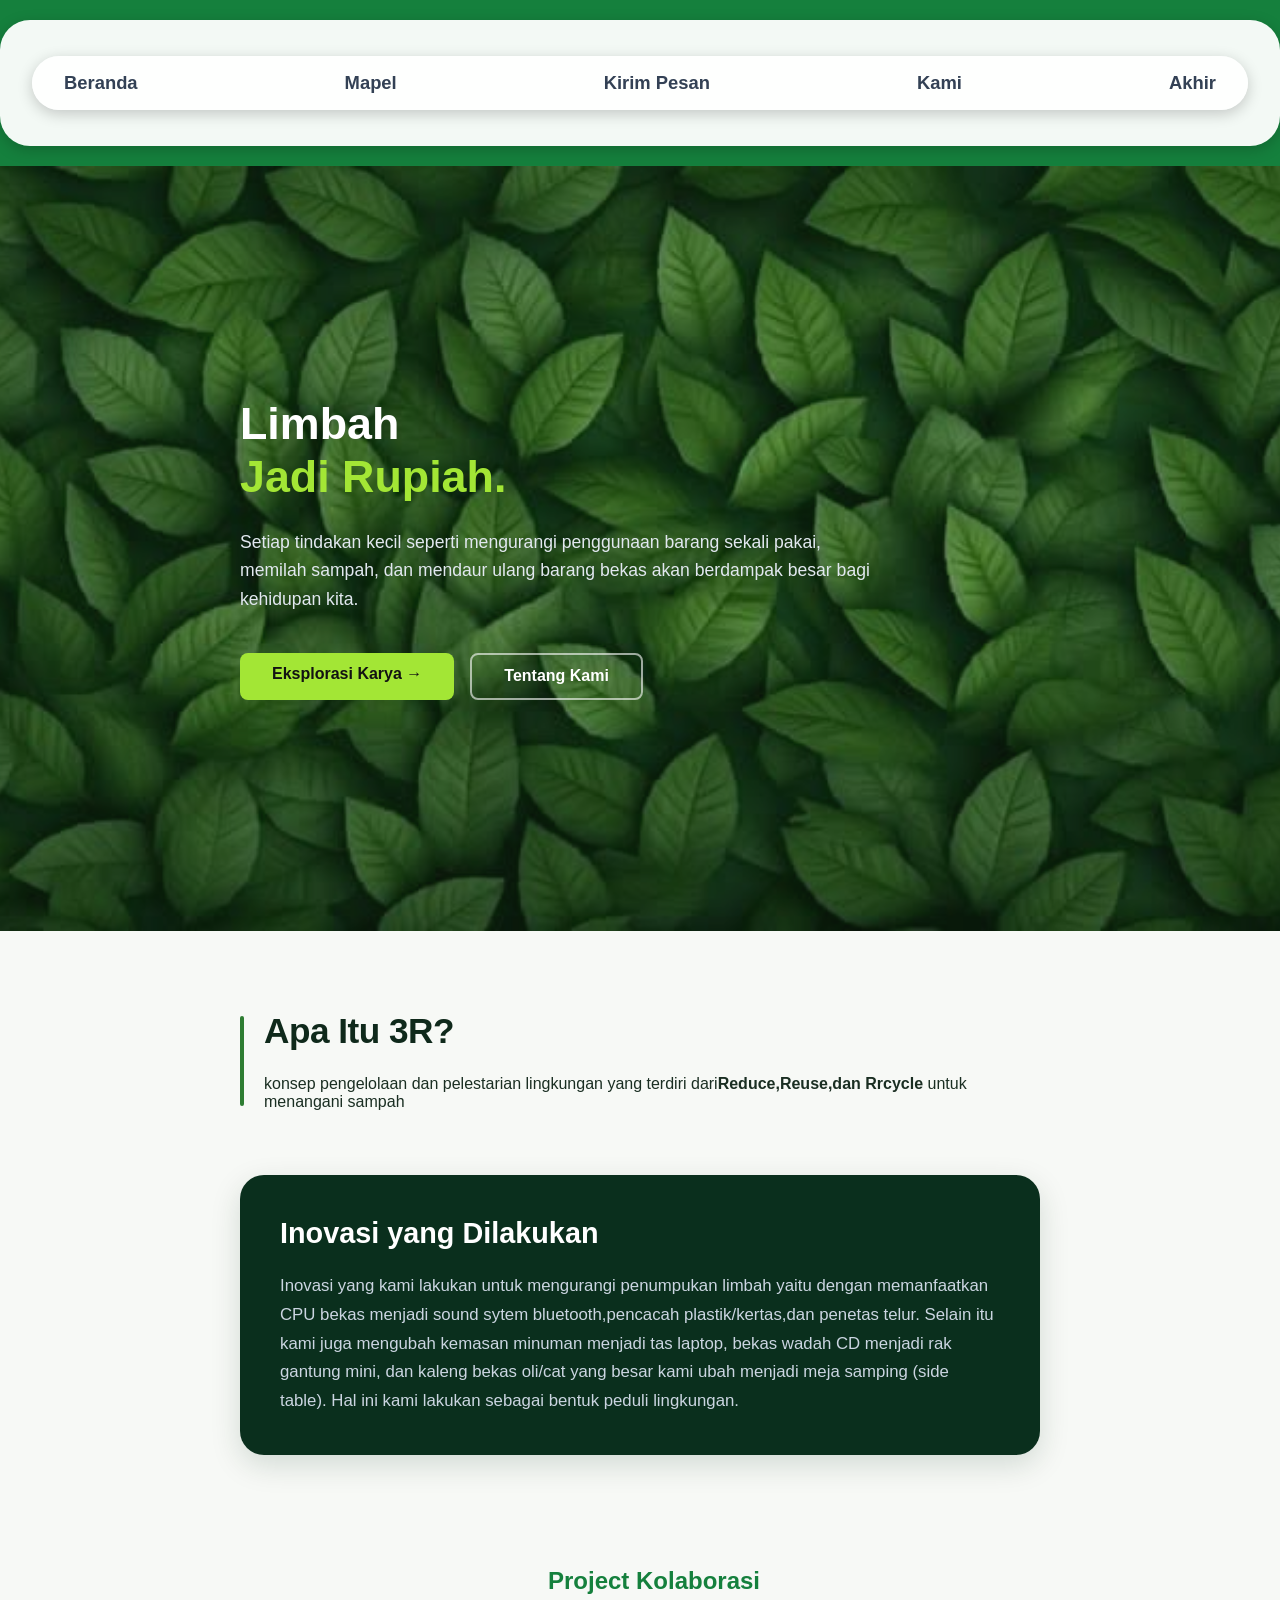
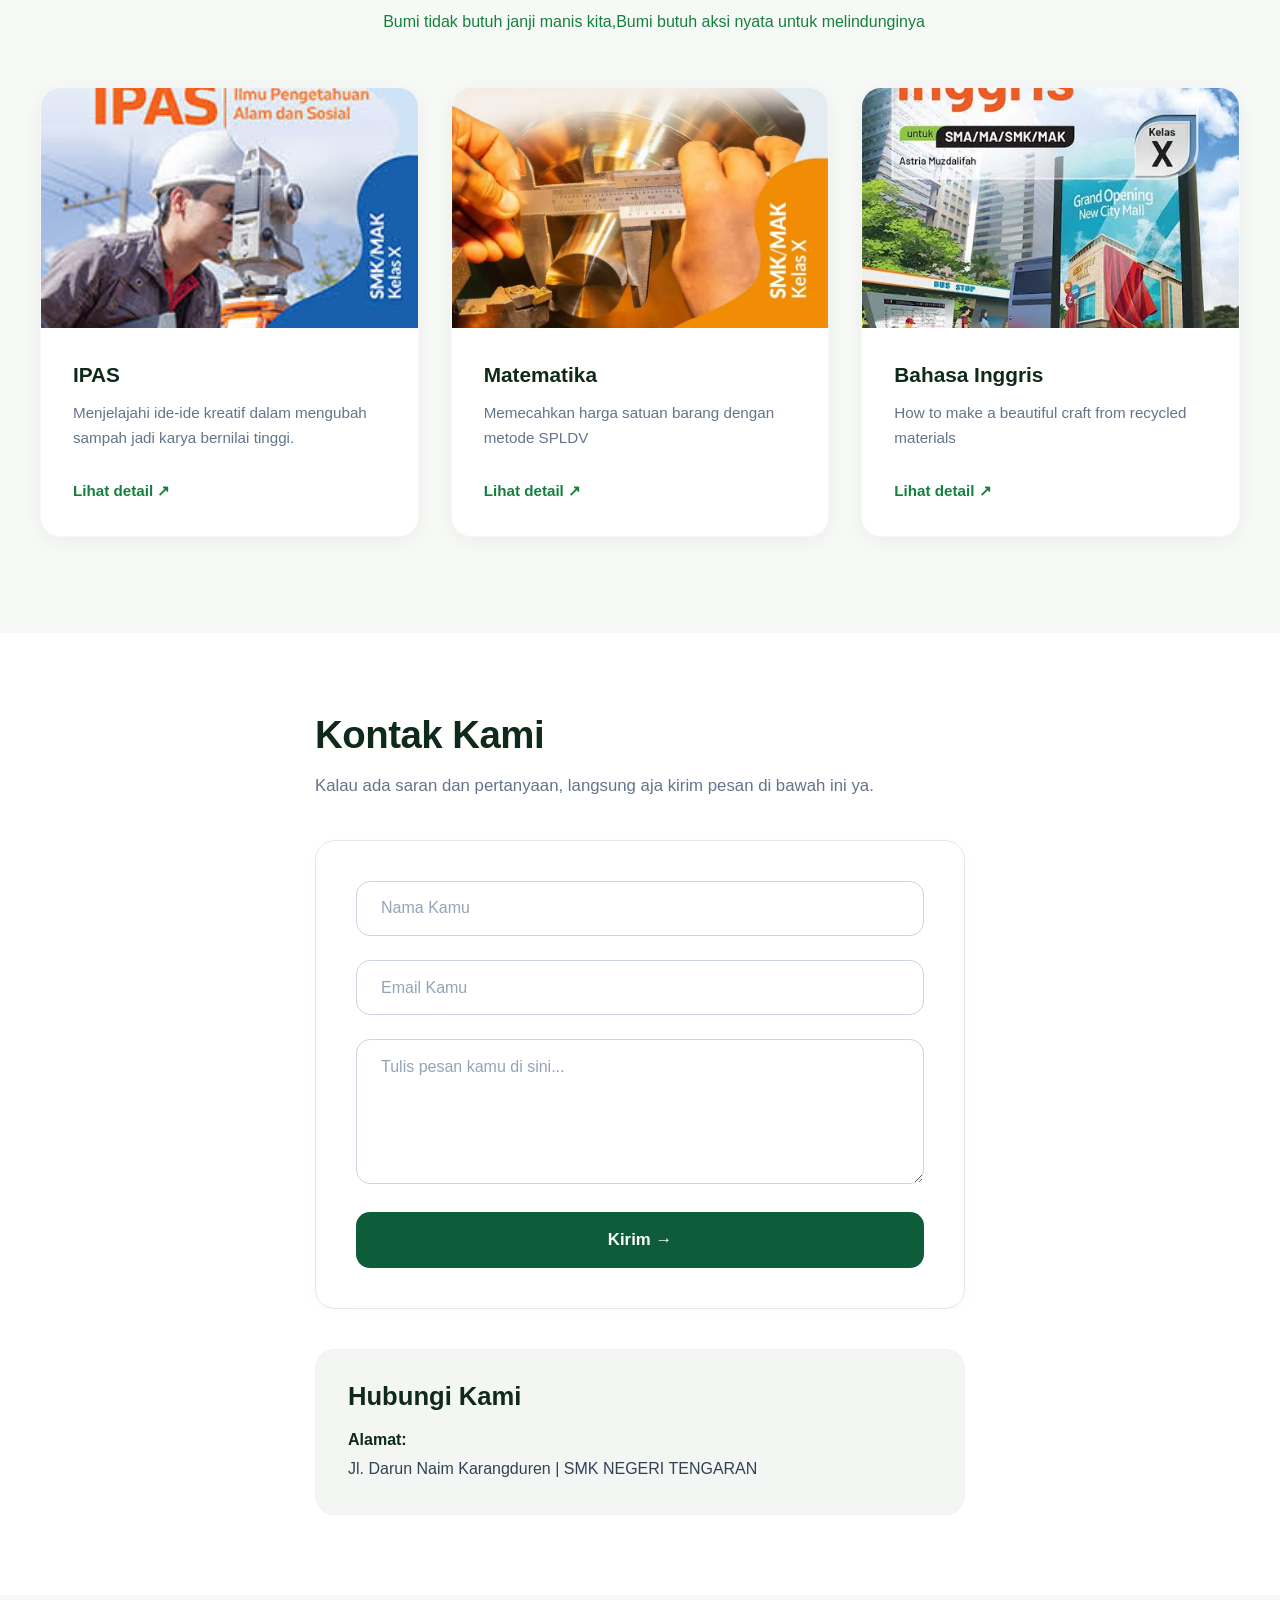
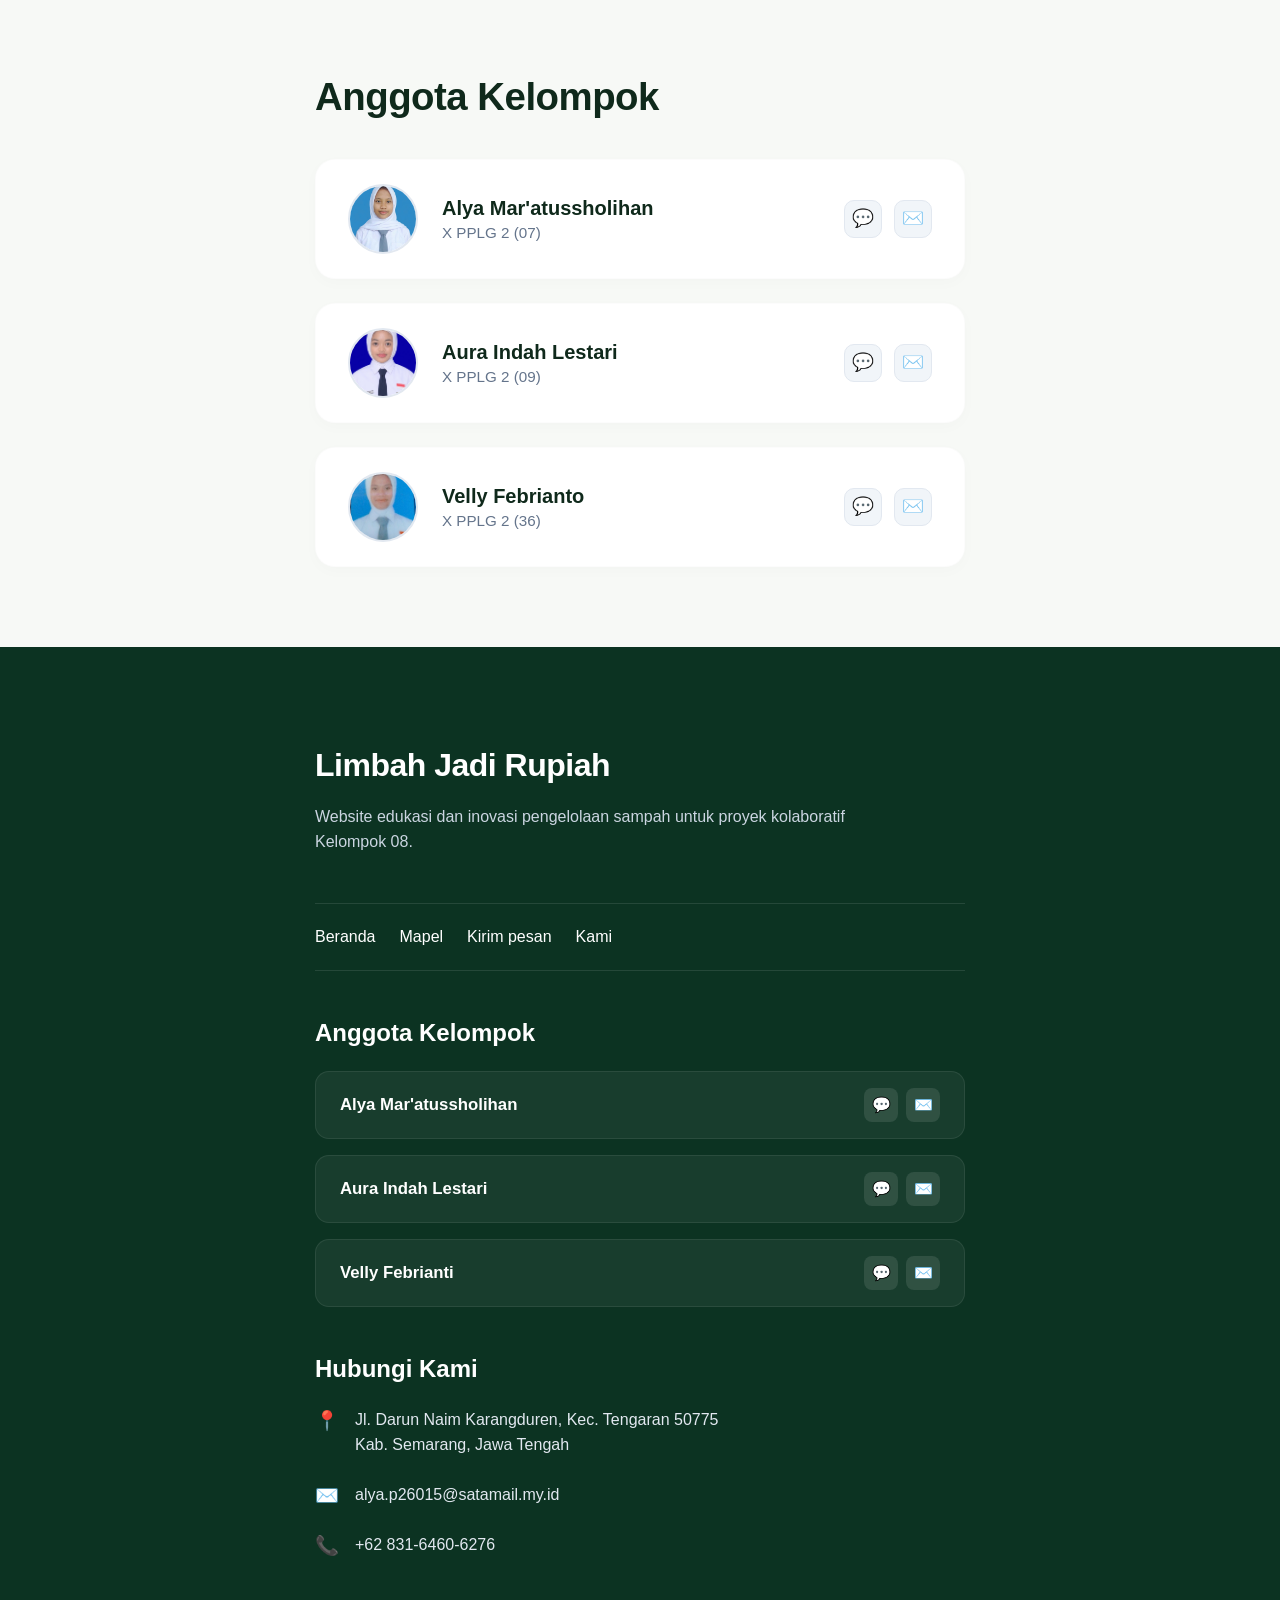
<file: index.html>
<!DOCTYPE html>
<html lang="id">
<head>
    <meta charset="UTF-8">
    <meta name="viewport" content="width=device-width, initial-scale=1.0">
    <title>JadiRupiah- EcoCycle</title>
    <link rel="stylesheet" href="style.css">
</head>
<body>

    <!-- Header / Navigasi -->
    <header class="navbar" id="beranda">
            
                <!-- Daftar Link Menu -->
                <nav class="navbar">
                    <a href="#beranda" class="popup-item">Beranda</a>
                    <a href="#mapel" class="popup-item">Mapel </a>
                    <a href="#kontak" class="popup-item">Kirim Pesan</a>
                    <a href="#datadiri" class="popup-item">Kami</a>
                    <a href="#akhir" class="popup-item">Akhir</a>
                </nav>
        
    </header>

    <!-- Hero Section -->
    <section class="hero-section">
        <div class="hero-overlay"></div>
        <div class="hero-content">
            
            <h1 class="hero-title">
                Limbah<br>
                <span class="highlight-text">Jadi Rupiah.</span>
            </h1>

            <p class="hero-description">Setiap tindakan kecil seperti mengurangi penggunaan barang sekali pakai, memilah sampah, dan mendaur ulang barang bekas akan berdampak besar bagi kehidupan kita.</p>

            <div class="hero-buttons">
                <a href="ipas.html" class="btn btn-primary">Eksplorasi Karya &rarr;</a>
                <a href="#datadiri" class="btn btn-secondary">Tentang Kami</a>
            </div>

        </div>
    </section>

    <!-- Section Permasalahan & Solusi -->
    <section class="content-section">
        <div class="container">
            
            <!-- Blok Permasalahan Utama -->
            <div class="problem-block">
                <h2 class="section-title">Apa Itu 3R?</h2>
                <p class="problem-text">
                 <p>konsep pengelolaan dan pelestarian lingkungan yang terdiri dari<strong>Reduce,Reuse,dan Rrcycle</strong> untuk menangani sampah</p>   
                </p>
            </div>

            <!-- Blok Analisis Penyelesaian Masalah -->
            <div class="solution-card">
                <h3 class="card-title">Inovasi yang Dilakukan</h3>
                <p class="card-text">
                   Inovasi yang kami lakukan untuk mengurangi penumpukan limbah yaitu dengan memanfaatkan CPU bekas menjadi sound sytem bluetooth,pencacah plastik/kertas,dan penetas telur. Selain itu kami juga mengubah kemasan minuman menjadi tas laptop, bekas wadah CD menjadi rak gantung mini, dan kaleng bekas oli/cat yang besar kami ubah menjadi meja samping (side table). Hal ini kami lakukan sebagai bentuk peduli lingkungan.
                </p>
            </div>

        </div>
    </section>

    <!-- Section Galeri Karya -->
    <section class="gallery-section" id="mapel">
        <div class="gallery-container">
            
            <!-- Header Galeri -->
            <div class="gallery-header">
                <h1>Project Kolaborasi</h1>
                <br>
                <p>Bumi tidak butuh janji manis kita,Bumi butuh aksi nyata untuk melindunginya</p>
            </div>

            <!-- Grid Layout -->
            <div class="gallery-grid">
                
                
                <div class="card">
                    <div class="card-image-wrapper">
                        <img src="IPAS.jpg" alt="IPAS" class="card-image">
                    </div>
                    <div class="card-body">
                        <h4 class="card-item-title">IPAS</h4>
                        <p class="card-item-text">Menjelajahi ide-ide kreatif dalam mengubah sampah jadi karya bernilai tinggi.</p>
                        <a href="ipas.html" class="card-link">Lihat detail &nearr;</a>
                    </div>
                </div>

                
                <div class="card">
                    <div class="card-image-wrapper">
                        <img src="MATEMATIKA.webp" alt="MATEMATIKA" class="card-image">
                    </div>
                    <div class="card-body">
                        <h4 class="card-item-title">Matematika</h4>
                        <p class="card-item-text">Memecahkan harga satuan barang dengan metode SPLDV</p>
                        <a href="mtk.html" class="card-link">Lihat detail &nearr;</a>
                    </div>
                </div>

                
                <div class="card">
                    <div class="card-image-wrapper">
                        <img src="BAHASA INGGRIS.jpg" alt="BAHASA INGGRIS" class="card-image">
                    </div>
                    <div class="card-body">
                        <h4 class="card-item-title">Bahasa Inggris</h4>
                        <p class="card-item-text">How to make a beautiful craft from recycled materials</p>
                        <a href="inggris.html" class="card-link">Lihat detail &nearr;</a>
                    </div>
                </div>

                

        </div>
    </section>

    <!-- Section Kontak Kami -->
    
    <section class="contact-section">
        <div class="contact-container">
            
            <!-- Judul Deskripsi -->
            <div class="contact-header">
                <h2 class="contact-title">Kontak Kami</h2>
                <p class="contact-subtitle">Kalau ada saran dan pertanyaan, langsung aja kirim pesan di bawah ini ya.</p>
            </div>

            <!-- Formulir Kontak -->
            <form class="contact-form" onsubmit="return false;" id="kontak">
                <div class="form-group">
                    <input type="text" id="name" placeholder="Nama Kamu" required class="form-input">
                </div>
                
                <div class="form-group">
                    <input type="email" id="email" placeholder="Email Kamu" required class="form-input">
                </div>
                
                <div class="form-group">
                    <textarea id="message" rows="6" placeholder="Tulis pesan kamu di sini..." required class="form-input textarea-input"></textarea>
                </div>
                
                <button type="submit" class="btn-kirim">
                    Kirim &rarr;
                </button>
            </form>

            <!-- Informasi Kontak Tambahan -->
            <div class="info-card">
                <h3 class="info-title">Hubungi Kami</h3>
                <div class="info-item">
                    <strong>Alamat:</strong>
                    <p>Jl. Darun Naim Karangduren | SMK NEGERI TENGARAN</p>
                </div>
            </div>

        </div>
    </section>

    <!-- Section Anggota Kelompok -->
    <section class="team-section" id="datadiri">
        <div class="team-container">
            
            <h2 class="team-section-title">Anggota Kelompok</h2>

            <div class="team-list">
                
                <!-- Anggota 1 -->
                <div class="member-card">
                    <div class="member-info">
                        <div class="avatar-wrapper">
                            <!-- Ganti placeholder.jpg dengan foto asli -->
                            <img src="alyamar.jpg" alt="Alya Mar'atussholihan" class="member-avatar">
                        </div>
                        <div class="member-detail">
                            <h4 class="member-name">Alya Mar'atussholihan</h4>
                            <p class="member-class">X PPLG 2 (07)</p>
                        </div>
                    </div>
                    <div class="member-socials">
        
                        <a href="https://wa.link/683gnc" class="social-icon" aria-label="WhatsApp">💬</a>
                        <a href="mailto:alya.p26015@satamail.may.id" class="social-icon" aria-label="Email">✉️</a>
                    </div>
                </div>

                <!-- Anggota 2 -->
                <div class="member-card">
                    <div class="member-info">
                        <div class="avatar-wrapper">
                            <img src="auraindah.jpg" alt="Aura Indah Lestari" class="member-avatar">
                        </div>
                        <div class="member-detail">
                            <h4 class="member-name">Aura Indah Lestari</h4>
                            <p class="member-class">X PPLG 2 (09)</p>
                        </div>
                    </div>
                    <div class="member-socials">
                    
                        <a href="https://wa.link/bvyb93" class="social-icon" aria-label="WhatsApp">💬</a>
                        <a href="mailto:aura.p26031@satamail.may.id" class="social-icon" aria-label="Email">✉️</a>
                    </div>
                </div>

                <!-- Anggota 3 -->
                <div class="member-card">
                    <div class="member-info">
                        <div class="avatar-wrapper">
                            <img src="VELLY.jpeg" alt="Velly Febrianti" class="member-avatar">
                        </div>
                        <div class="member-detail">
                            <h4 class="member-name">Velly Febrianto</h4>
                            <p class="member-class">X PPLG 2 (36)</p>
                        </div>
                    </div>
                    <div class="member-socials">
                    
                        <a href="https://wa.link/p48mlw" class="social-icon" aria-label="WhatsApp">💬</a>
                        <a href="mailto:velly.p26136@satamail.may.id" class="social-icon" aria-label="Email">✉️</a>
                    </div>
                </div>

            </div>

        </div>
    </section>

    <!-- Footer Section -->
    <footer class="site-footer" id="redaksi">
        <div class="footer-container">
            
            <!-- Identitas Website -->
            <div class="footer-brand">
                <div class="footer-logo-box">
                    
                </div>
                <h3 class="footer-brand-title">Limbah Jadi Rupiah</h3>
                <p class="footer-brand-desc">
                    Website edukasi dan inovasi pengelolaan sampah untuk proyek kolaboratif Kelompok 08.
                </p>
            </div>

            <!-- Menu Navigasi Singkat -->
            <div class="footer-nav">
                <a href="#beranda" class="footer-nav-link">Beranda</a>
                <a href="#mapel" class="footer-nav-link">Mapel</a>
                <a href="#kontak" class="footer-nav-link">Kirim pesan</a>
                <a href="#datadiri" class="footer-nav-link">Kami</a>
            </div>

            <!-- Ringkasan Anggota Kelompok -->
            <div class="footer-team">
                <h4 class="footer-section-heading">Anggota Kelompok</h4>
                <div class="footer-member-list">
                    
                    <!-- Anggota 1 -->
                    <div class="footer-member-row">
                        <span class="footer-member-name">Alya Mar'atussholihan</span>
                        <div class="footer-member-socials">
                            
                            <a href="https://wa.link/683gnc" class="f-social-btn" aria-label="WhatsApp">💬</a>
                            <a href="mailto:alya.p26015@satamail.may.id" class="f-social-btn" aria-label="Email">✉️</a>
                        </div>
                    </div>

                    <!-- Anggota 2 -->
                    <div class="footer-member-row">
                        <span class="footer-member-name">Aura Indah Lestari</span>
                        <div class="footer-member-socials">
                           
                    
                    
                    
                            <a href="https://wa.link/bvyb93" class="f-social-btn" aria-label="WhatsApp">💬</a>
                            <a href="mailto:aura.p26031@satamail.may.id" class="f-social-btn" aria-label="Email">✉️</a>
                        </div>
                    </div>

                    <!-- Anggota 3 -->
                    <div class="footer-member-row">
                        <span class="footer-member-name">Velly Febrianti</span>
                        <div class="footer-member-socials">
                          
                            <a href="https://wa.link/p48mlw" class="f-social-btn" aria-label="WhatsApp">💬</a>
                            <a href=""mailto:velly.p26136@satamail.may.id class="f-social-btn" aria-label="Email">✉️</a>
                        </div>
                    </div>

                </div>
            </div>

            <!-- Informasi Kontak Lengkap -->
            <div class="footer-contact">
                <h4 class="footer-section-heading">Hubungi Kami</h4>
                <ul class="footer-contact-list">
                    <li class="footer-contact-item">
                        <span class="contact-icon">📍</span>
                        <p class="contact-text">Jl. Darun Naim Karangduren, Kec. Tengaran 50775<br>Kab. Semarang, Jawa Tengah</p>
                    </li>
                    <li class="footer-contact-item">
                        <span class="contact-icon">✉️</span>
                        <p class="contact-text"><a href="mailto:alya.p26015@satamail.my.id" class="contact-link">alya.p26015@satamail.my.id</a></p>
                    </li>
                    <li class="footer-contact-item">
                        <span class="contact-icon">📞</span>
                        <p class="contact-text"><a href="https://wa.me" target="_blank" class="contact-link">+62 831-6460-6276</a></p>
                    </li>
                </ul>
            </div>

        </div>
    </footer>

</body>
</html>
</file>
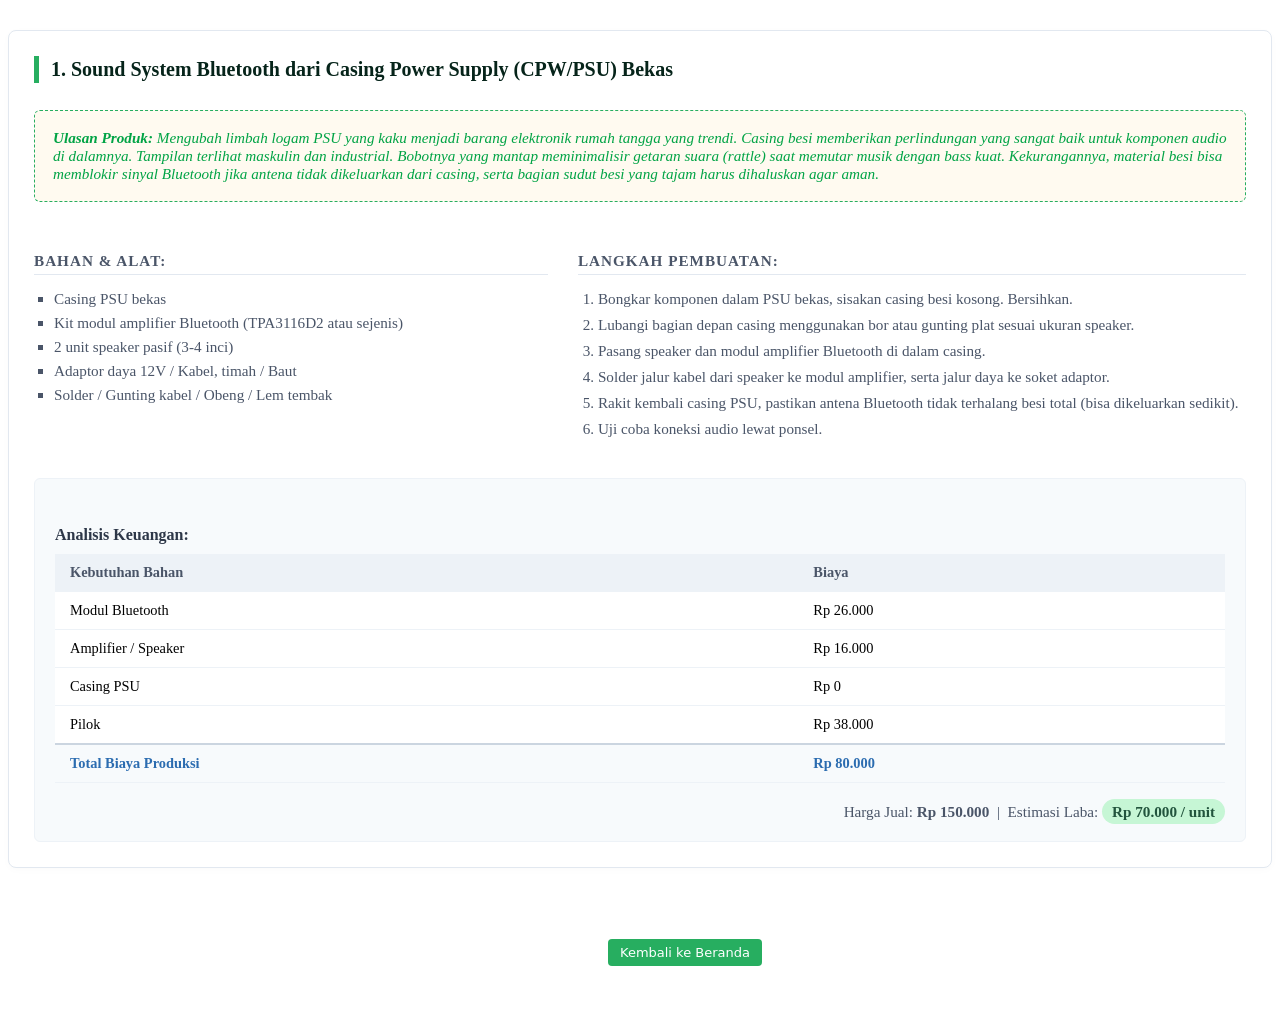
<file: 1.html>
<!DOCTYPE html>
<html lang="en">
<head>
    <meta charset="UTF-8">
    <meta name="viewport" content="width=device-width, initial-scale=1.0">
    <title>Document</title>
    <link rel="stylesheet" href="1.css" />
</head>
<body>
    <!-- KARTU PRODUK 1 -->
            <article class="product-card">
                <h4>1. Sound System Bluetooth dari Casing Power Supply (CPW/PSU) Bekas</h4>
                <p class="review"><strong>Ulasan Produk:</strong> Mengubah limbah logam PSU yang kaku menjadi barang elektronik rumah tangga yang trendi. Casing besi memberikan perlindungan yang sangat baik untuk komponen audio di dalamnya. Tampilan terlihat maskulin dan industrial. Bobotnya yang mantap meminimalisir getaran suara (rattle) saat memutar musik dengan bass kuat. Kekurangannya, material besi bisa memblokir sinyal Bluetooth jika antena tidak dikeluarkan dari casing, serta bagian sudut besi yang tajam harus dihaluskan agar aman.</p>
                
                <div class="grid-2col">
                    <div>
                        <h5>Bahan & Alat:</h5>
                        <ul class="item-list">
                            <li>Casing PSU bekas</li>
                            <li>Kit modul amplifier Bluetooth (TPA3116D2 atau sejenis)</li>
                            <li>2 unit speaker pasif (3-4 inci)</li>
                            <li>Adaptor daya 12V / Kabel, timah / Baut</li>
                            <li>Solder / Gunting kabel / Obeng / Lem tembak</li>
                        </ul>
                    </div>
                    <div>
                        <h5>Langkah Pembuatan:</h5>
                        <ol class="step-list">
                            <li>Bongkar komponen dalam PSU bekas, sisakan casing besi kosong. Bersihkan.</li>
                            <li>Lubangi bagian depan casing menggunakan bor atau gunting plat sesuai ukuran speaker.</li>
                            <li>Pasang speaker dan modul amplifier Bluetooth di dalam casing.</li>
                            <li>Solder jalur kabel dari speaker ke modul amplifier, serta jalur daya ke soket adaptor.</li>
                            <li>Rakit kembali casing PSU, pastikan antena Bluetooth tidak terhalang besi total (bisa dikeluarkan sedikit).</li>
                            <li>Uji coba koneksi audio lewat ponsel.</li>
                        </ol>
                    </div>
                </div>
                
                <div class="finance-area">
                    <h5>Analisis Keuangan:</h5>
                    <table class="finance-table">
                        <thead>
                            <tr>
                                <th>Kebutuhan Bahan</th>
                                <th>Biaya</th>
                            </tr>
                        </thead>
                        <tbody>
                            <tr><td>Modul Bluetooth</td><td>Rp 26.000</td></tr>
                            <tr><td>Amplifier / Speaker</td><td>Rp 16.000</td></tr>
                            <tr><td>Casing PSU</td><td>Rp 0</td></tr>
                            <tr><td>Pilok</td><td>Rp 38.000</td></tr>
                            <tr class="total-row"><td>Total Biaya Produksi</td><td>Rp 80.000</td></tr>
                        </tbody>
                    </table>
                    <div class="summary-finance">
                        Harga Jual: <strong>Rp 150.000</strong> &nbsp;|&nbsp; Estimasi Laba: <span class="profit-tag">Rp 70.000 / unit</span>
                    </div>
                </div>
            </article>   
        <br>
        <br>
    <a href="ipas.html" class="btn-beranda">Kembali ke Beranda</a>
</style>
</body>
</html>
</file>
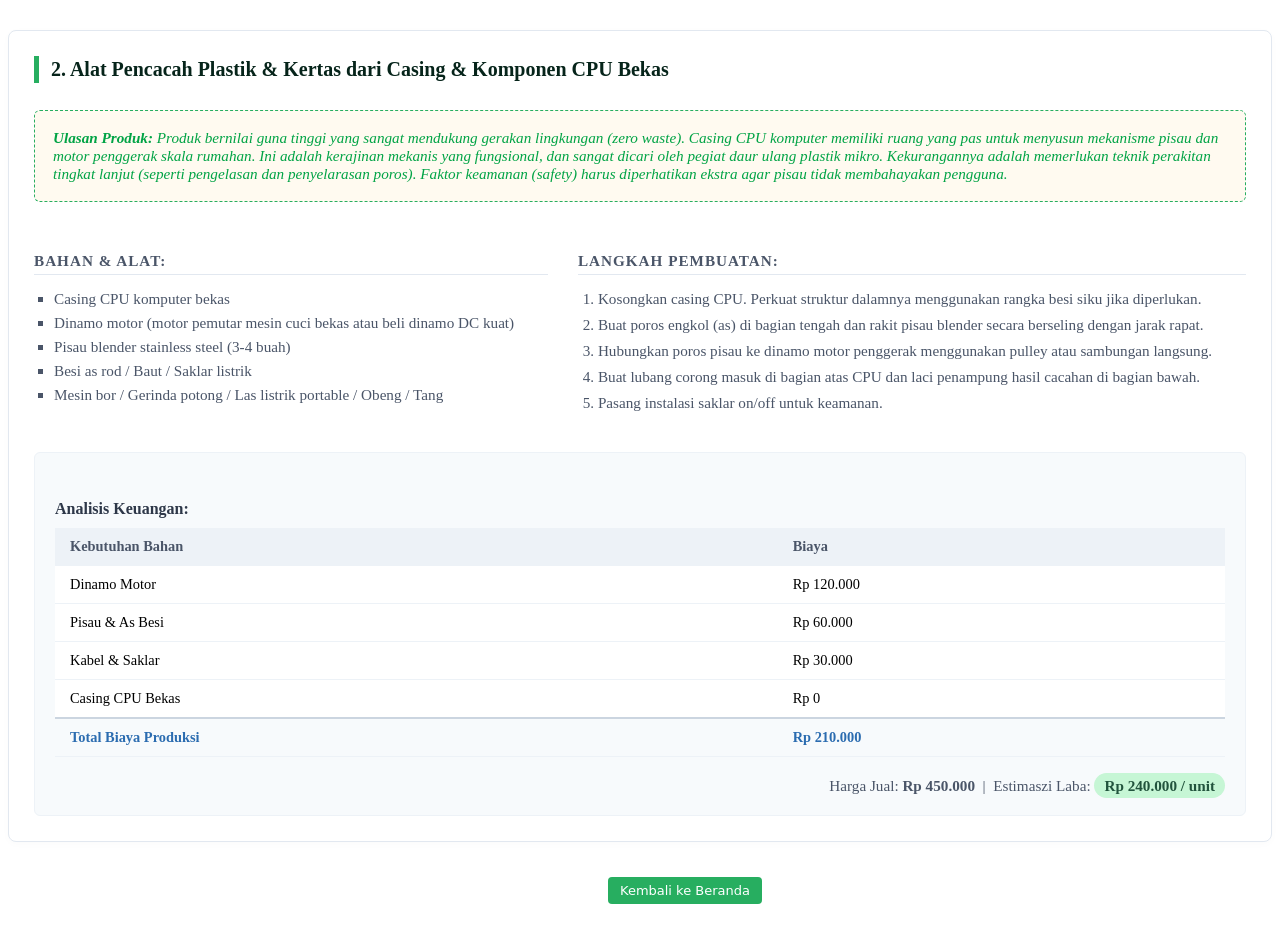
<file: 2.html>
<!DOCTYPE html>
<html lang="en">
<head>
    <meta charset="UTF-8">
    <meta name="viewport" content="width=device-width, initial-scale=1.0">
    <title>Document</title>
    <link rel="stylesheet" href="2.css" />
</head>
<body>
   <!-- KARTU PRODUK 2 -->
            <article class="product-card">
                <h4>2. Alat Pencacah Plastik & Kertas dari Casing & Komponen CPU Bekas</h4>
                <p class="review"><strong>Ulasan Produk:</strong> Produk bernilai guna tinggi yang sangat mendukung gerakan lingkungan (zero waste). Casing CPU komputer memiliki ruang yang pas untuk menyusun mekanisme pisau dan motor penggerak skala rumahan. Ini adalah kerajinan mekanis yang fungsional, dan sangat dicari oleh pegiat daur ulang plastik mikro. Kekurangannya adalah memerlukan teknik perakitan tingkat lanjut (seperti pengelasan dan penyelarasan poros). Faktor keamanan (safety) harus diperhatikan ekstra agar pisau tidak membahayakan pengguna.</p>
                
                <div class="grid-2col">
                    <div>
                        <h5>Bahan & Alat:</h5>
                        <ul class="item-list">
                            <li>Casing CPU komputer bekas</li>
                            <li>Dinamo motor (motor pemutar mesin cuci bekas atau beli dinamo DC kuat)</li>
                            <li>Pisau blender stainless steel (3-4 buah)</li>
                            <li>Besi as rod / Baut / Saklar listrik</li>
                            <li>Mesin bor / Gerinda potong / Las listrik portable / Obeng / Tang</li>
                        </ul>
                    </div>
                    <div>
                        <h5>Langkah Pembuatan:</h5>
                        <ol class="step-list">
                            <li>Kosongkan casing CPU. Perkuat struktur dalamnya menggunakan rangka besi siku jika diperlukan.</li>
                            <li>Buat poros engkol (as) di bagian tengah dan rakit pisau blender secara berseling dengan jarak rapat.</li>
                            <li>Hubungkan poros pisau ke dinamo motor penggerak menggunakan pulley atau sambungan langsung.</li>
                            <li>Buat lubang corong masuk di bagian atas CPU dan laci penampung hasil cacahan di bagian bawah.</li>
                            <li>Pasang instalasi saklar on/off untuk keamanan.</li>
                        </ol>
                    </div>
                </div>
                
                <div class="finance-area">
                    <h5>Analisis Keuangan:</h5>
                    <table class="finance-table">
                        <thead>
                            <tr>
                                <th>Kebutuhan Bahan</th>
                                <th>Biaya</th>
                            </tr>
                        </thead>
                        <tbody>
                            <tr><td>Dinamo Motor</td><td>Rp 120.000</td></tr>
                            <tr><td>Pisau & As Besi</td><td>Rp 60.000</td></tr>
                            <tr><td>Kabel & Saklar</td><td>Rp 30.000</td></tr>
                            <tr><td>Casing CPU Bekas</td><td>Rp 0</td></tr>
                            <tr class="total-row"><td>Total Biaya Produksi</td><td>Rp 210.000</td></tr>
                        </tbody>
                    </table>
                    <div class="summary-finance">
                        Harga Jual: <strong>Rp 450.000</strong> &nbsp;|&nbsp; Estimaszi Laba: <span class="profit-tag">Rp 240.000 / unit</span>
                    </div>
                </div>
            </article>

            <a href="ipas.html" class="btn-beranda">Kembali ke Beranda</a>
</body>
</html>
</file>
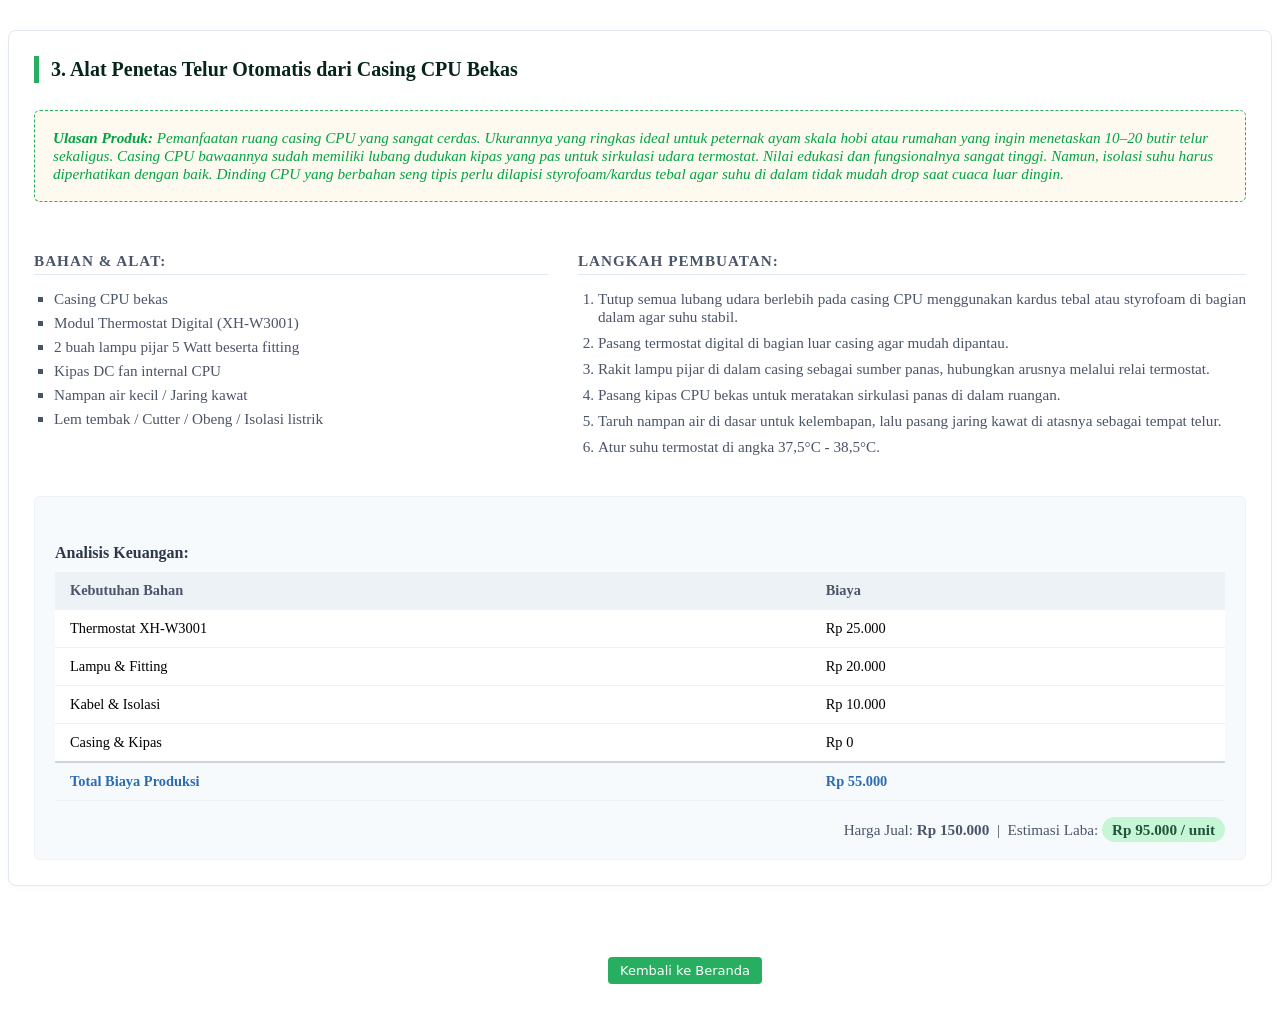
<file: 3.html>
<!DOCTYPE html>
<html lang="en">
<head>
    <meta charset="UTF-8">
    <meta name="viewport" content="width=device-width, initial-scale=1.0">
    <title>Document</title>
    <link rel="stylesheet" href="3.css" />
</head>
<body>
   <!-- KARTU PRODUK 3 -->
            <article class="product-card">
                <h4>3. Alat Penetas Telur Otomatis dari Casing CPU Bekas</h4>
                <p class="review"><strong>Ulasan Produk:</strong> Pemanfaatan ruang casing CPU yang sangat cerdas. Ukurannya yang ringkas ideal untuk peternak ayam skala hobi atau rumahan yang ingin menetaskan 10–20 butir telur sekaligus. Casing CPU bawaannya sudah memiliki lubang dudukan kipas yang pas untuk sirkulasi udara termostat. Nilai edukasi dan fungsionalnya sangat tinggi. Namun, isolasi suhu harus diperhatikan dengan baik. Dinding CPU yang berbahan seng tipis perlu dilapisi styrofoam/kardus tebal agar suhu di dalam tidak mudah drop saat cuaca luar dingin.</p>
                
                <div class="grid-2col">
                    <div>
                        <h5>Bahan & Alat:</h5>
                        <ul class="item-list">
                            <li>Casing CPU bekas</li>
                            <li>Modul Thermostat Digital (XH-W3001)</li>
                            <li>2 buah lampu pijar 5 Watt beserta fitting</li>
                            <li>Kipas DC fan internal CPU</li>
                            <li>Nampan air kecil / Jaring kawat</li>
                            <li>Lem tembak / Cutter / Obeng / Isolasi listrik</li>
                        </ul>
                    </div>
                    <div>
                        <h5>Langkah Pembuatan:</h5>
                        <ol class="step-list">
                            <li>Tutup semua lubang udara berlebih pada casing CPU menggunakan kardus tebal atau styrofoam di bagian dalam agar suhu stabil.</li>
                            <li>Pasang termostat digital di bagian luar casing agar mudah dipantau.</li>
                            <li>Rakit lampu pijar di dalam casing sebagai sumber panas, hubungkan arusnya melalui relai termostat.</li>
                            <li>Pasang kipas CPU bekas untuk meratakan sirkulasi panas di dalam ruangan.</li>
                            <li>Taruh nampan air di dasar untuk kelembapan, lalu pasang jaring kawat di atasnya sebagai tempat telur.</li>
                            <li>Atur suhu termostat di angka 37,5°C - 38,5°C.</li>
                        </ol>
                    </div>
                </div>
                
                <div class="finance-area">
                    <h5>Analisis Keuangan:</h5>
                    <table class="finance-table">
                        <thead>
                            <tr>
                                <th>Kebutuhan Bahan</th>
                                <th>Biaya</th>
                            </tr>
                        </thead>
                        <tbody>
                            <tr><td>Thermostat XH-W3001</td><td>Rp 25.000</td></tr>
                            <tr><td>Lampu & Fitting</td><td>Rp 20.000</td></tr>
                            <tr><td>Kabel & Isolasi</td><td>Rp 10.000</td></tr>
                            <tr><td>Casing & Kipas</td><td>Rp 0</td></tr>
                            <tr class="total-row"><td>Total Biaya Produksi</td><td>Rp 55.000</td></tr>
                        </tbody>
                    </table>
                    <div class="summary-finance">
                        Harga Jual: <strong>Rp 150.000</strong> &nbsp;|&nbsp; Estimasi Laba: <span class="profit-tag">Rp 95.000 / unit</span>
                    </div>
                </div>
                </article>
                <br>
                <br>
                 <a href="ipas.html" class="btn-beranda">Kembali ke Beranda</a>
</body>
</html>
</file>
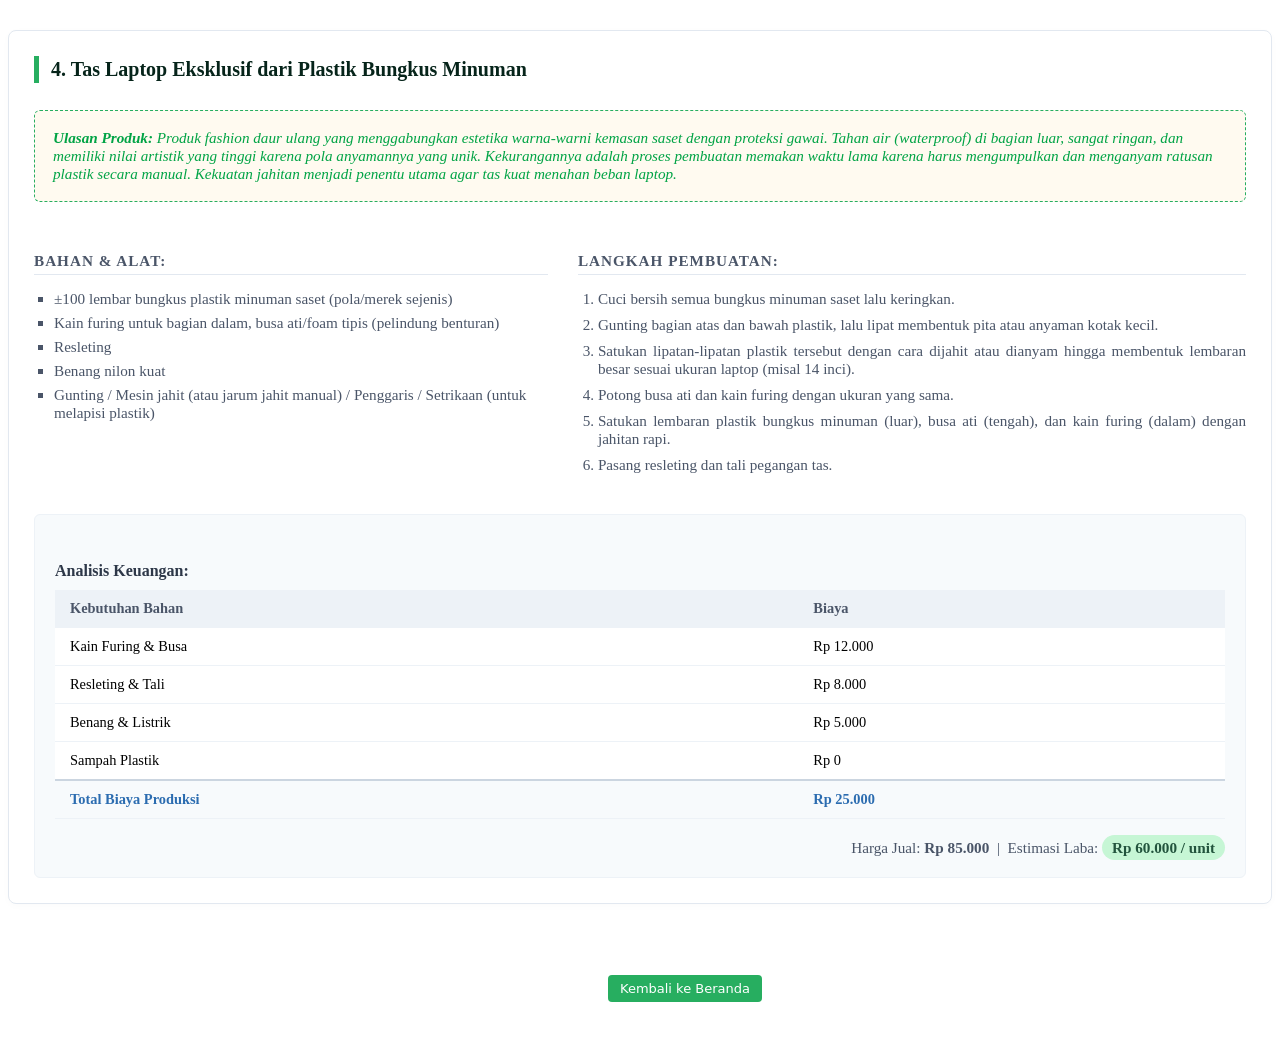
<file: 4.html>
<!DOCTYPE html>
<html lang="en">
<head>
    <meta charset="UTF-8">
    <meta name="viewport" content="width=device-width, initial-scale=1.0">
    <title>Document</title>
    <link rel="stylesheet" href="4.css" />
</head>
<body>
   <!-- KARTU PRODUK 4 -->
            <article class="product-card">
                <h4>4. Tas Laptop Eksklusif dari Plastik Bungkus Minuman</h4>
                <p class="review"><strong>Ulasan Produk:</strong> Produk fashion daur ulang yang menggabungkan estetika warna-warni kemasan saset dengan proteksi gawai. Tahan air (waterproof) di bagian luar, sangat ringan, dan memiliki nilai artistik yang tinggi karena pola anyamannya yang unik. Kekurangannya adalah proses pembuatan memakan waktu lama karena harus mengumpulkan dan menganyam ratusan plastik secara manual. Kekuatan jahitan menjadi penentu utama agar tas kuat menahan beban laptop.</p>
                
                <div class="grid-2col">
                    <div>
                        <h5>Bahan & Alat:</h5>
                        <ul class="item-list">
                            <li>±100 lembar bungkus plastik minuman saset (pola/merek sejenis)</li>
                            <li>Kain furing untuk bagian dalam, busa ati/foam tipis (pelindung benturan)</li>
                            <li>Resleting</li>
                            <li>Benang nilon kuat</li>
                            <li>Gunting / Mesin jahit (atau jarum jahit manual) / Penggaris / Setrikaan (untuk melapisi plastik)</li>
                        </ul>
                    </div>
                    <div>
                        <h5>Langkah Pembuatan:</h5>
                        <ol class="step-list">
                            <li>Cuci bersih semua bungkus minuman saset lalu keringkan.</li>
                            <li>Gunting bagian atas dan bawah plastik, lalu lipat membentuk pita atau anyaman kotak kecil.</li>
                            <li>Satukan lipatan-lipatan plastik tersebut dengan cara dijahit atau dianyam hingga membentuk lembaran besar sesuai ukuran laptop (misal 14 inci).</li>
                            <li>Potong busa ati dan kain furing dengan ukuran yang sama.</li>
                            <li>Satukan lembaran plastik bungkus minuman (luar), busa ati (tengah), dan kain furing (dalam) dengan jahitan rapi.</li>
                            <li>Pasang resleting dan tali pegangan tas.</li>
                        </ol>
                    </div>
                </div>
                
                <div class="finance-area">
                    <h5>Analisis Keuangan:</h5>
                    <table class="finance-table">
                        <thead>
                            <tr>
                                <th>Kebutuhan Bahan</th>
                                <th>Biaya</th>
                            </tr>
                        </thead>
                        <tbody>
                            <tr><td>Kain Furing & Busa</td><td>Rp 12.000</td></tr>
                            <tr><td>Resleting & Tali</td><td>Rp 8.000</td></tr>
                            <tr><td>Benang & Listrik</td><td>Rp 5.000</td></tr>
                            <tr><td>Sampah Plastik</td><td>Rp 0</td></tr>
                            <tr class="total-row"><td>Total Biaya Produksi</td><td>Rp 25.000</td></tr>
                        </tbody>
                    </table>
                    <div class="summary-finance">
                        Harga Jual: <strong>Rp 85.000</strong> &nbsp;|&nbsp; Estimasi Laba: <span class="profit-tag">Rp 60.000 / unit</span>
                    </div>
                </div>
            </article> 

            <br>
                <br>
                 <a href="ipas.html" class="btn-beranda">Kembali ke Beranda</a>
</body>
</html>
</file>
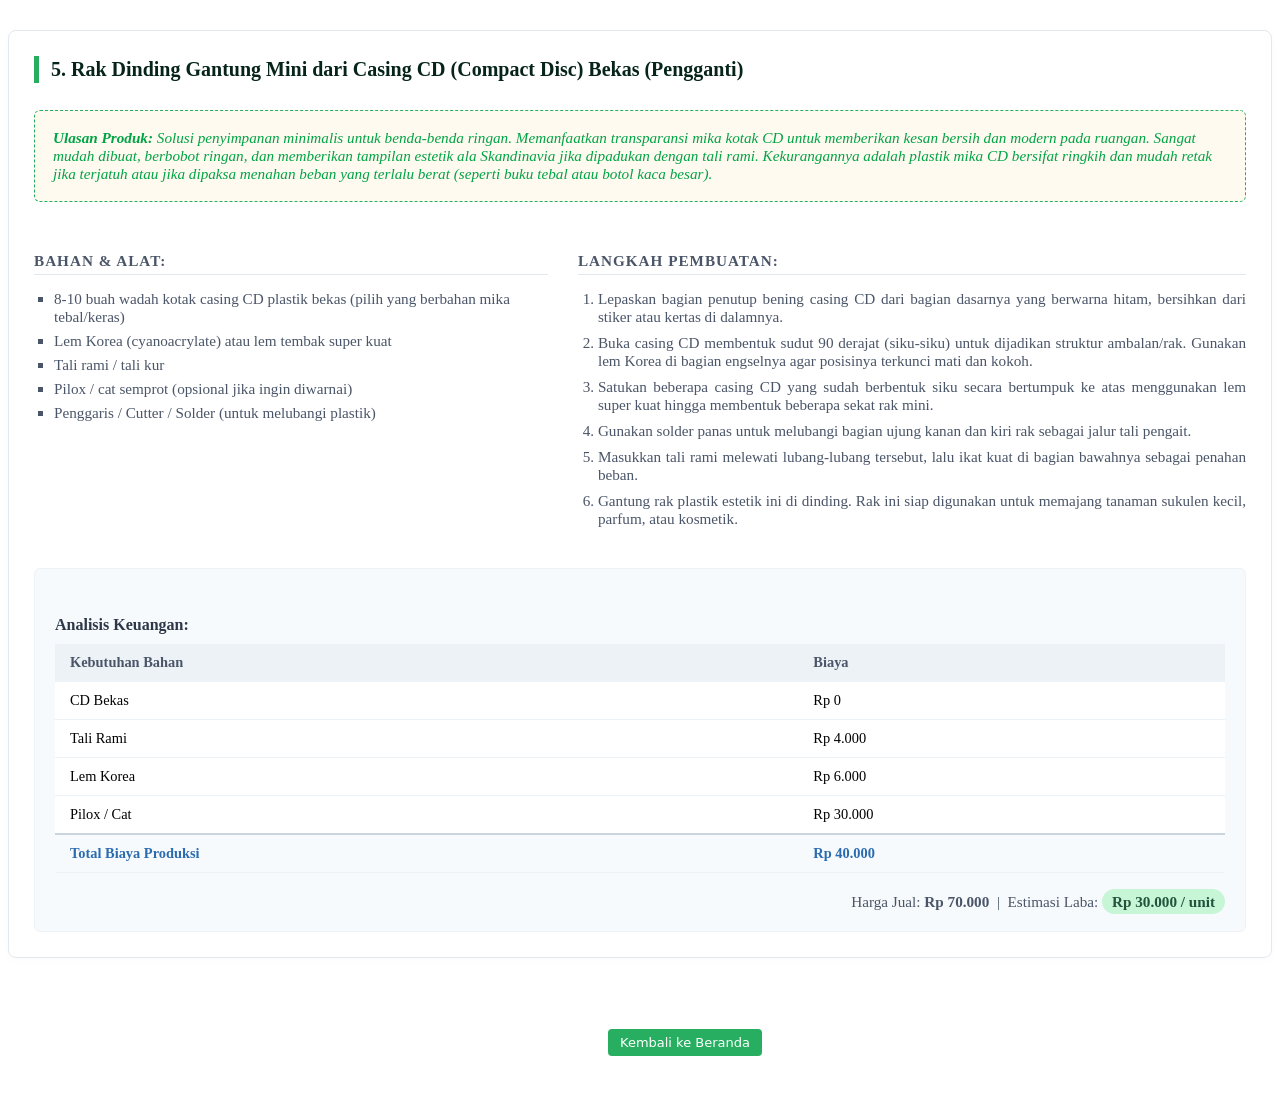
<file: 5.html>
<!DOCTYPE html>
<html lang="en">
<head>
    <meta charset="UTF-8">
    <meta name="viewport" content="width=device-width, initial-scale=1.0">
    <title>Document</title>
    <link rel="stylesheet" href="5.css" />
</head>
<body>
    <!-- KARTU PRODUK 5 -->
            <article class="product-card">
                <h4>5. Rak Dinding Gantung Mini dari Casing CD (Compact Disc) Bekas (Pengganti)</h4>
                <p class="review"><strong>Ulasan Produk:</strong> Solusi penyimpanan minimalis untuk benda-benda ringan. Memanfaatkan transparansi mika kotak CD untuk memberikan kesan bersih dan modern pada ruangan. Sangat mudah dibuat, berbobot ringan, dan memberikan tampilan estetik ala Skandinavia jika dipadukan dengan tali rami. Kekurangannya adalah plastik mika CD bersifat ringkih dan mudah retak jika terjatuh atau jika dipaksa menahan beban yang terlalu berat (seperti buku tebal atau botol kaca besar).</p>
                
                <div class="grid-2col">
                    <div>
                        <h5>Bahan & Alat:</h5>
                        <ul class="item-list">
                            <li>8-10 buah wadah kotak casing CD plastik bekas (pilih yang berbahan mika tebal/keras)</li>
                            <li>Lem Korea (cyanoacrylate) atau lem tembak super kuat</li>
                            <li>Tali rami / tali kur</li>
                            <li>Pilox / cat semprot (opsional jika ingin diwarnai)</li>
                            <li>Penggaris / Cutter / Solder (untuk melubangi plastik)</li>
                        </ul>
                    </div>
                    <div>
                        <h5>Langkah Pembuatan:</h5>
                        <ol class="step-list">
                            <li>Lepaskan bagian penutup bening casing CD dari bagian dasarnya yang berwarna hitam, bersihkan dari stiker atau kertas di dalamnya.</li>
                            <li>Buka casing CD membentuk sudut 90 derajat (siku-siku) untuk dijadikan struktur ambalan/rak. Gunakan lem Korea di bagian engselnya agar posisinya terkunci mati dan kokoh.</li>
                            <li>Satukan beberapa casing CD yang sudah berbentuk siku secara bertumpuk ke atas menggunakan lem super kuat hingga membentuk beberapa sekat rak mini.</li>
                            <li>Gunakan solder panas untuk melubangi bagian ujung kanan dan kiri rak sebagai jalur tali pengait.</li>
                            <li>Masukkan tali rami melewati lubang-lubang tersebut, lalu ikat kuat di bagian bawahnya sebagai penahan beban.</li>
                            <li>Gantung rak plastik estetik ini di dinding. Rak ini siap digunakan untuk memajang tanaman sukulen kecil, parfum, atau kosmetik.</li>
                        </ol>
                    </div>
                </div>
                
                <div class="finance-area">
                    <h5>Analisis Keuangan:</h5>
                    <table class="finance-table">
                        <thead>
                            <tr>
                                <th>Kebutuhan Bahan</th>
                                <th>Biaya</th>
                            </tr>
                        </thead>
                        <tbody>
                            <tr><td>CD Bekas</td><td>Rp 0</td></tr>
                            <tr><td>Tali Rami</td><td>Rp 4.000</td></tr>
                            <tr><td>Lem Korea</td><td>Rp 6.000</td></tr>
                            <tr><td>Pilox / Cat</td><td>Rp 30.000</td></tr>
                            <tr class="total-row"><td>Total Biaya Produksi</td><td>Rp 40.000</td></tr>
                        </tbody>
                    </table>
                    <div class="summary-finance">
                        Harga Jual: <strong>Rp 70.000</strong> &nbsp;|&nbsp; Estimasi Laba: <span class="profit-tag">Rp 30.000 / unit</span>
                    </div>
                </div>
                </article>

                <br>
                <br>
                 <a href="ipas.html" class="btn-beranda">Kembali ke Beranda</a>
</body>
</html>
</file>
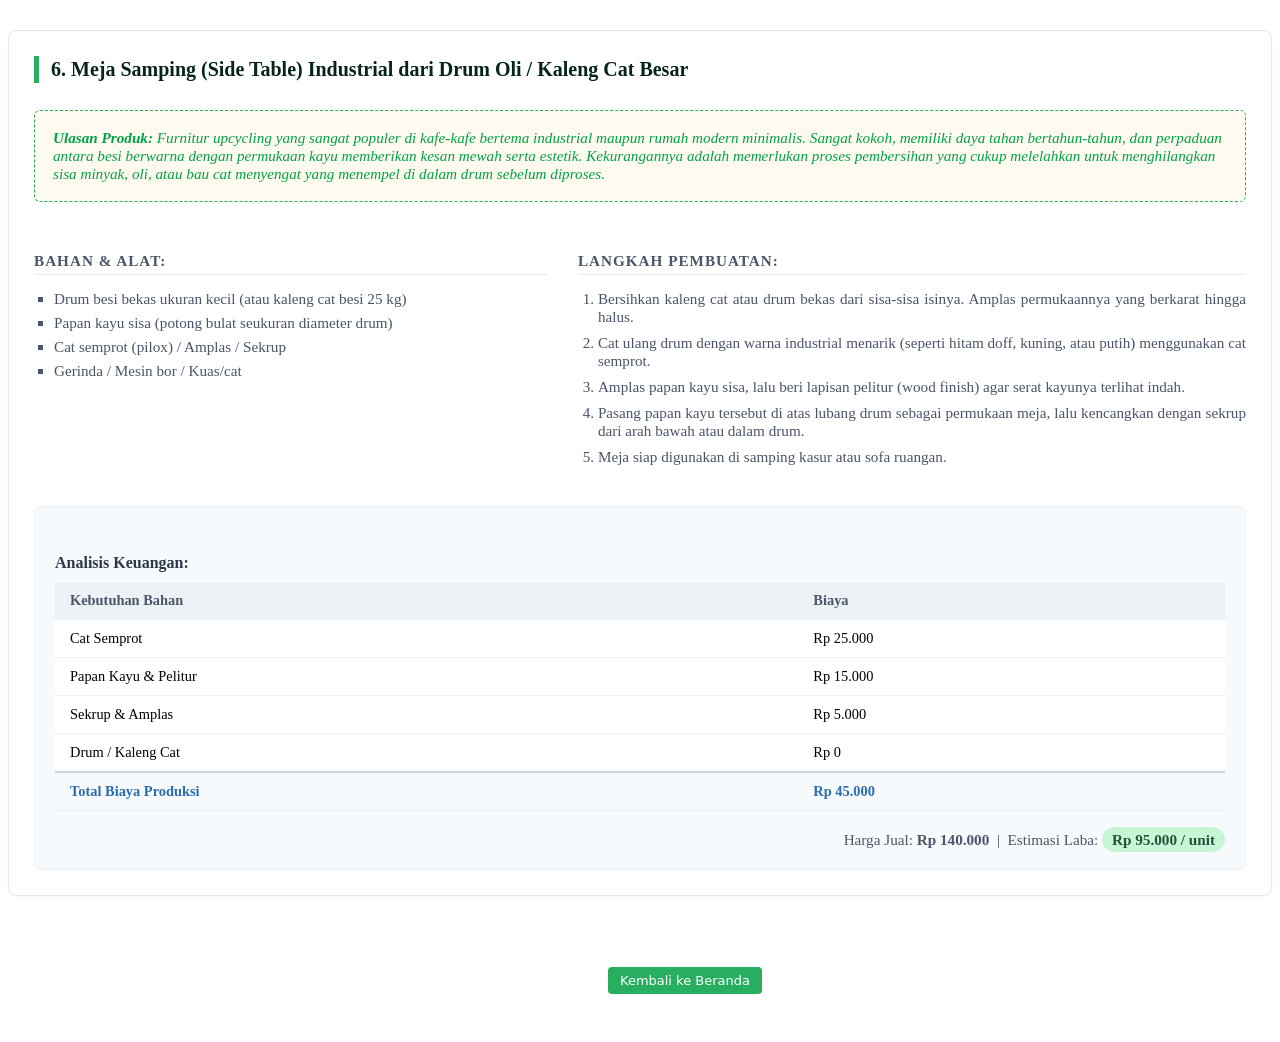
<file: 6.html>
<!DOCTYPE html>
<html lang="en">
<head>
    <meta charset="UTF-8">
    <meta name="viewport" content="width=device-width, initial-scale=1.0">
    <title>Document</title>
    <link rel="stylesheet" href="6.css" />
</head>
<body>
    <!-- KARTU PRODUK 6 -->
            <article class="product-card">
                <h4>6. Meja Samping (Side Table) Industrial dari Drum Oli / Kaleng Cat Besar</h4>
                <p class="review"><strong>Ulasan Produk:</strong> Furnitur upcycling yang sangat populer di kafe-kafe bertema industrial maupun rumah modern minimalis. Sangat kokoh, memiliki daya tahan bertahun-tahun, dan perpaduan antara besi berwarna dengan permukaan kayu memberikan kesan mewah serta estetik. Kekurangannya adalah memerlukan proses pembersihan yang cukup melelahkan untuk menghilangkan sisa minyak, oli, atau bau cat menyengat yang menempel di dalam drum sebelum diproses.</p>
                
                <div class="grid-2col">
                    <div>
                        <h5>Bahan & Alat:</h5>
                        <ul class="item-list">
                            <li>Drum besi bekas ukuran kecil (atau kaleng cat besi 25 kg)</li>
                            <li>Papan kayu sisa (potong bulat seukuran diameter drum)</li>
                            <li>Cat semprot (pilox) / Amplas / Sekrup</li>
                            <li>Gerinda / Mesin bor / Kuas/cat</li>
                        </ul>
                    </div>
                    <div>
                        <h5>Langkah Pembuatan:</h5>
                        <ol class="step-list">
                            <li>Bersihkan kaleng cat atau drum bekas dari sisa-sisa isinya. Amplas permukaannya yang berkarat hingga halus.</li>
                            <li>Cat ulang drum dengan warna industrial menarik (seperti hitam doff, kuning, atau putih) menggunakan cat semprot.</li>
                            <li>Amplas papan kayu sisa, lalu beri lapisan pelitur (wood finish) agar serat kayunya terlihat indah.</li>
                            <li>Pasang papan kayu tersebut di atas lubang drum sebagai permukaan meja, lalu kencangkan dengan sekrup dari arah bawah atau dalam drum.</li>
                            <li>Meja siap digunakan di samping kasur atau sofa ruangan.</li>
                        </ol>
                    </div>
                </div>
                
                <div class="finance-area">
                    <h5>Analisis Keuangan:</h5>
                    <table class="finance-table">
                        <thead>
                            <tr>
                                <th>Kebutuhan Bahan</th>
                                <th>Biaya</th>
                            </tr>
                        </thead>
                        <tbody>
                            <tr><td>Cat Semprot</td><td>Rp 25.000</td></tr>
                            <tr><td>Papan Kayu & Pelitur</td><td>Rp 15.000</td></tr>
                            <tr><td>Sekrup & Amplas</td><td>Rp 5.000</td></tr>
                            <tr><td>Drum / Kaleng Cat</td><td>Rp 0</td></tr>
                            <tr class="total-row"><td>Total Biaya Produksi</td><td>Rp 45.000</td></tr>
                        </tbody>
                    </table>
                    <div class="summary-finance">
                        Harga Jual: <strong>Rp 140.000</strong> &nbsp;|&nbsp; Estimasi Laba: <span class="profit-tag">Rp 95.000 / unit</span>
                    </div>
                </div>
            </article>

            <br>
                <br>
                 <a href="ipas.html" class="btn-beranda">Kembali ke Beranda</a>
</body>
</html>
</file>
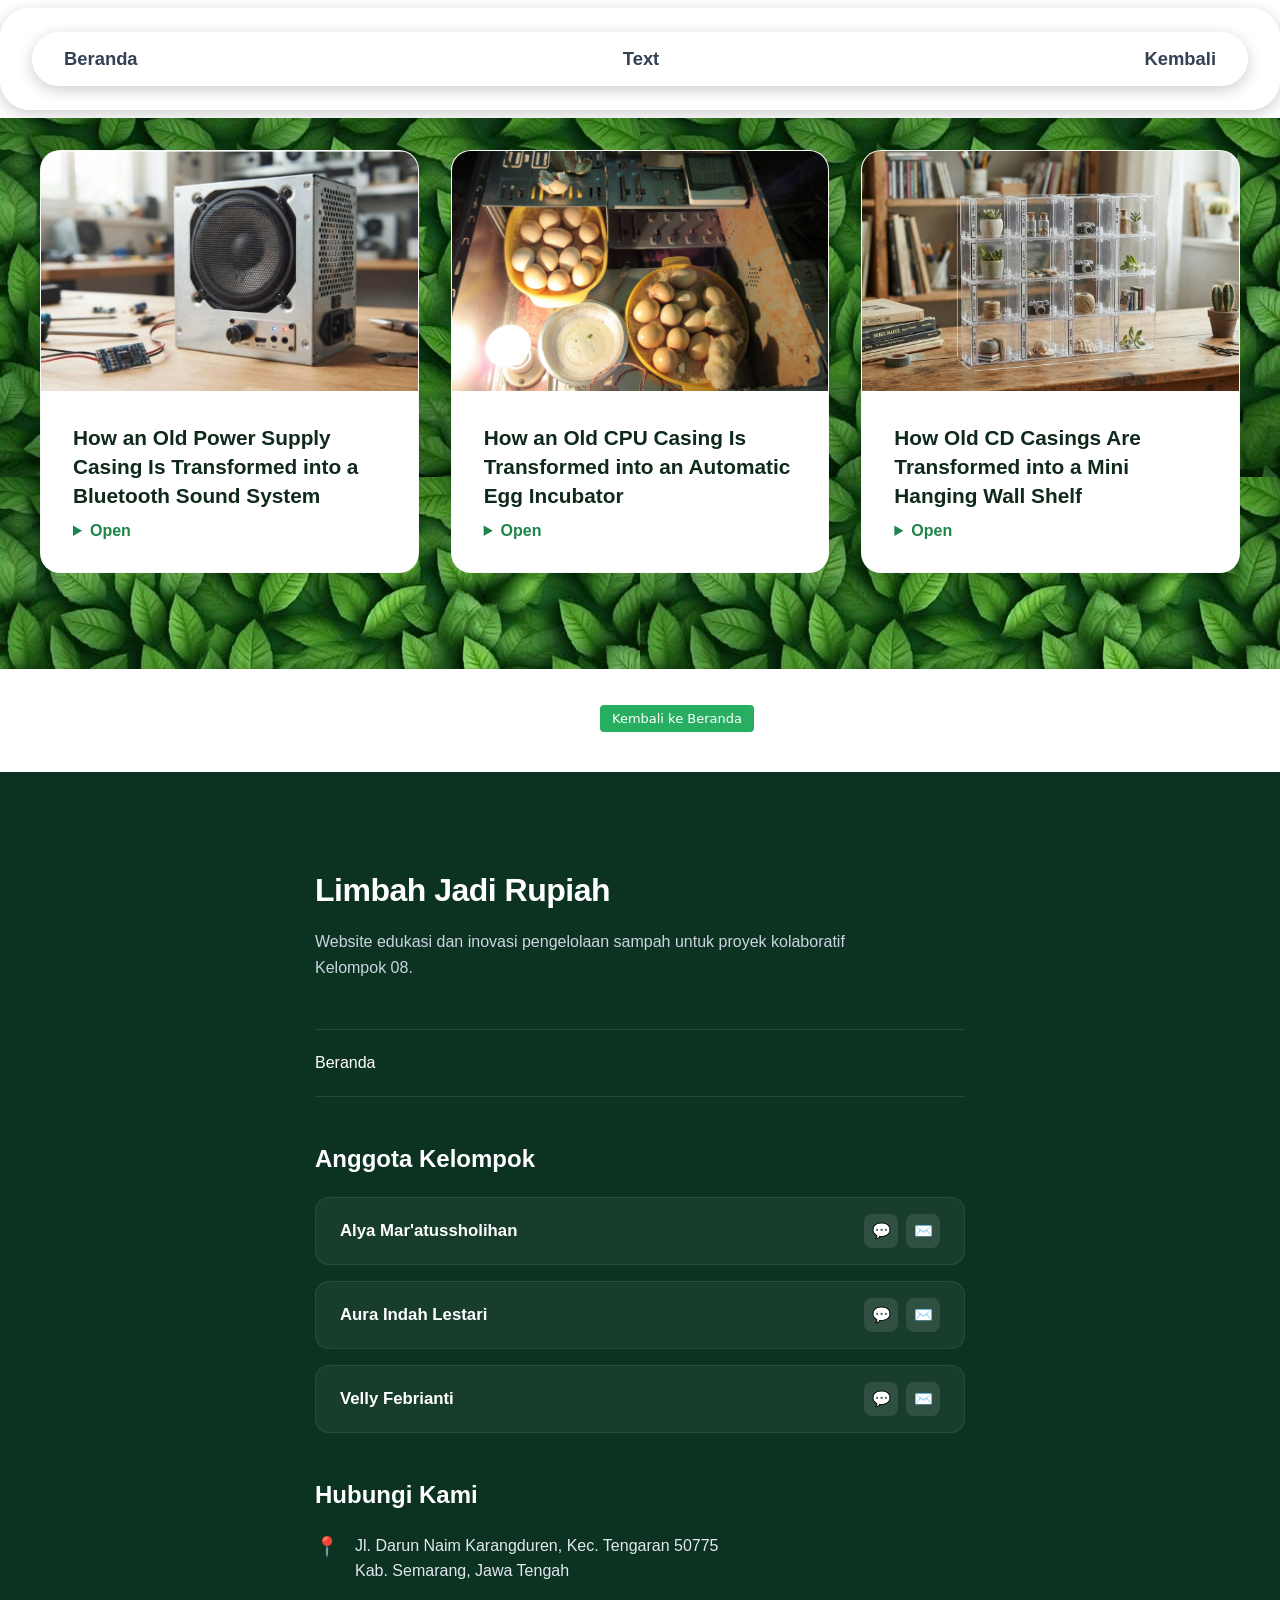
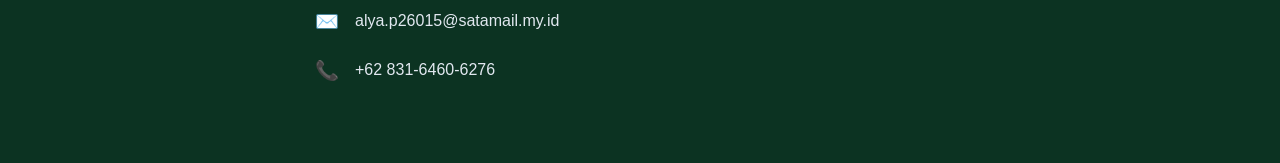
<file: inggris.html>
<!DOCTYPE html>
<html lang="en">
<head>
    <meta charset="UTF-8">
    <meta name="viewport" content="width=device-width, initial-scale=1.0">
    <title>Document</title>
    <link rel="stylesheet" href="inggris.css">
</head>
<body>
    <header class="navbar" id="beranda">     
                <!-- Daftar Link Menu -->
                <nav class="navbar">
                    <a href="#beranda" class="popup-item">Beranda</a>
                    <a href="#teks" class="popup-item">Text</a>
                    <a href="#kembali" class="popup-item">Kembali</a>
                </nav>
    </header>

    <!-- Section Galeri Karya -->
    <section class="gallery-section" id="teks">
        <div class="gallery-container">
            
            <!-- Grid Layout -->
            <div class="gallery-grid">
                            
                <div class="card">
                    <div class="card-image-wrapper">
                        <img src="sound.jpeg" alt="sound" class="card-image">
                    </div>
                    
                    <div class="card-body">
                    <h1 class="card-item-title">How an Old Power Supply Casing Is Transformed into a                    Bluetooth Sound System</h1>
                <details>
                    <summary class="t"><strong>Open</strong></summary>
                    <h2>Paragraph 1 - General Statement</h2>
                    <p>&emsp;Electronic waste is one of the environmental problems caused by the rapid      development of technology. The metal casing of old computer power supply units   (PSU) is often discarded when the internal components are damaged or no longer needed. One creative way to manage this metal waste is by transforming an old PSU casing into a trendy Bluetooth sound system enclosure. This transformation shows how rigid electronic waste can become a useful, aesthetically valuable, and economically beneficial product.</p>

                    <h2>Paragraph 2 - The Transformation Process</h2>
                    <p>&emsp;The transformation begins when an unused power supply unit is disassembled to separate the outer iron casing from the internal electronic components. The metal casing is then thoroughly cleaned to remove dust, dirt, or remaining rust. At this stage, the sharp iron corners are smoothed down or covered to ensure safety during handling. Next, measurements and perforations are made on the casing to create mounting slots for new audio components, such as volume knobs, speaker holes, and power sockets.</p>

                    <h2>Paragraph 3 - The Formation of a New Product</h2>
                    <p>&emsp;The prepared iron casing is then combined with modern audio components to create a new object. A Bluetooth amplifier module kit (such as the TPA3116D2) is placed inside the casing along with two 3-4 inch passive speaker units. Since the casing's original metal material can block wireless signals, the antenna or Bluetooth module is strategically positioned or slightly extended outside the casing to maintain a stable signal connection. All of these components are neatly wired and soldered together using tin wire, then connected to a 12V power adapter as the energy source.</p>

                     <h2>Paragraph 4 - The Result and Its Impact</h2>
                    <p>&emsp;As a result, an old computer PSU casing is transformed into a unique Bluetooth sound system that has both functional and aesthetic value, showcasing a masculine and industrial design. The use of an iron casing provides a sturdy structure, where its solid weight effectively minimizes sound vibration (rattle) when playing music with heavy bass. The product can be used as a trendy household decoration while also reducing the accumulation of metal waste in landfills. Therefore, recycling computer components into audio devices is one way to support a more sustainable environment.</p>

                    </div>
                </div>
                </details>

                <!-- Kartu 2 -->
                <div class="card">
                    <div class="card-image-wrapper">
                        <img src="telur_lusyuk.jpeg" alt="penetas telur" class="card-image">
                    </div>
                    <div class="card-body">
                        <h1 class="card-item-title">How an Old CPU Casing Is Transformed into an Automatic Egg Incubator</h1>
    <details>
        <summary class="t"><strong>Open</strong></summary>
    <h2>Paragraph 1 - General Statement</h2>
    <p>&emsp;Electronic waste is one of the environmental problems caused by the rapid development of technology. The metal casing of old computers is often discarded or left unused when the internal components become obsolete. One creative way to manage this electronic waste is by transforming an old CPU casing into a functional automatic egg incubator. This transformation shows how an discarded computer component can be repurposed into a highly useful tool with high educational and functional value, turning waste into a valuable asset for home-scale farming.</p>

    <h2>Paragraph 2 - The Transformation Process</h2>
    <p>&emsp;The transformation begins by clearing out all the internal computer components from the unused CPU casing to create an empty, usable space. The casing is then thoroughly cleaned. To ensure proper temperature stability, excess air holes on the casing are sealed using cardboard or styrofoam. Since the thin metal walls of a CPU casing can easily lose heat, the entire interior structure is lined with thick styrofoam or cardboard as insulation, preventing the inside temperature from dropping during cold weather.</p>

    <h2>Paragraph 3 - The Formation of a New Product</h2>
    <p>&emsp;The insulated casing is then equipped with electrical and mechanical components to regulate the internal environment. A digital thermostat module (XH-W3001) is installed on the outside of the casing for easy monitoring. Inside, two 5-watt incandescent lamps are fitted to act as the primary heat source, wired directly through the thermostat relay. An internal DC CPU fan is mounted to distribute and equalize the heat circulation evenly. Finally, a small water tray is placed at the base to maintain the required humidity, topped with a wire mesh layer that serves as the tray to safely hold the eggs.</p>

    <h2>Paragraph 4 - The Result and Its Impact</h2>
    <p>&emsp;As a result, an old CPU casing is successfully transformed into a compact automatic egg incubator that is ideal for hobbyists or home-scale poultry farmers, capable of hatching 10 to 20 eggs at once. The system automatically maintains an optimal temperature of around 37.5°C to 38.5°C, ensuring a high hatching success rate. This product not only offers a practical and budget-friendly solution for small poultry breeders but also significantly reduces the accumulation of metal and plastic electronic waste. Therefore, recycling computer casings into agricultural tools is an effective way to support a more sustainable environment.</p>

                    </div>
                </div>
    </details>
                

                <!-- Kartu 3 -->
                <div class="card">
                    <div class="card-image-wrapper">
                        <img src="rak.jpeg" alt="Rak mini" class="card-image">
                    </div>
                    <div class="card-body">
                        <h1 class="card-item-title">How Old CD Casings Are Transformed into a Mini Hanging Wall Shelf</h1>
    <details>
        <summary class="t"><strong>Open</strong></summary>
    <h2>Paragraph 1 - General Statement</h2>
    <p>&emsp;Plastic waste is one of the major environmental problems caused by the massive production of consumer goods. Old plastic compact disc (CD) casings are often thrown away or left gathering dust once digital media takes over. One creative way to manage this plastic waste is by transforming used CD casings into a minimalist mini hanging wall shelf. This transformation shows how fragile and discarded plastic items can be repurposed into a practical product with a modern Scandinavian aesthetic, providing a smart storage solution for lightweight household items.</p>

    <h2>Paragraph 2 - The Transformation Process</h2>
    <p>&emsp;The transformation begins by preparing around 8 to 10 thick, hard plastic CD jewel cases and removing any clear covers from their bases. Any leftover paper inserts or stickers inside the cases are thoroughly cleaned and peeled off. Next, the clean cases are arranged to form 90-degree right angles, which will serve as the support structures for the shelves. Super glue (cyanoacrylate) is carefully applied along the hinges and joints to lock the cases firmly in place, ensuring the initial frame becomes rigid and stable.</p>

    <h2>Paragraph 3 - The Formation of a New Product</h2>
    <p>&emsp;The individual L-shaped structures are then stacked vertically and glued together using strong adhesive to form a multi-tiered rack. To prepare the rack for hanging, a heated soldering iron is used to melt precise holes on the top-right and top-left edges of the frame. A piece of sturdy hemp rope or cord is threaded through these holes and tied with secure knots at the bottom to act as a weight-bearing support. Optionally, the entire plastic structure can be sprayed with paint, or left transparent to preserve its clean, modern look before it is mounted on the wall.</p>

    <h2>Paragraph 4 - The Result and Its Impact</h2>
    <p>&emsp;As a result, old plastic CD cases are successfully transformed into a unique mini hanging wall shelf that has both functional and aesthetic value. The transparency of the plastic material gives a clean and spacious feel to the room, making it perfect for displaying small succulents, perfumes, or cosmetics. While it is lightweight and easy to install, users must avoid overloading it with heavy books or large glass bottles due to the brittle nature of plastic. Ultimately, recycling plastic cases into decorative organizers is an effective step toward reducing plastic waste and promoting a more sustainable lifestyle.</p>

                    </div>
                </div>
    </details>
            </section>
             <br>
                <br>
                <div id="kembali">
                 <a href="../WEB/index.html" class="btn-beranda">Kembali ke Beranda</a>
                </div> 
                

    
  <footer class="site-footer" id="redaksi">
        <div class="footer-container">
            
            <!-- Identitas Website -->
            <div class="footer-brand">
                <div class="footer-logo-box">
                    
                </div>
                <h3 class="footer-brand-title">Limbah Jadi Rupiah</h3>
                <p class="footer-brand-desc">
                    Website edukasi dan inovasi pengelolaan sampah untuk proyek kolaboratif Kelompok 08.
                </p>
            </div>

            <!-- Menu Navigasi Singkat -->
            <div class="footer-nav">
                <a href="#" class="footer-nav-link">Beranda</a>
            </div>

            <!-- Ringkasan Anggota Kelompok -->
            <div class="footer-team">
                <h4 class="footer-section-heading">Anggota Kelompok</h4>
                <div class="footer-member-list">
                    
                    <!-- Anggota 1 -->
                    <div class="footer-member-row">
                        <span class="footer-member-name">Alya Mar'atussholihan</span>
                        <div class="footer-member-socials">
                            
                            <a href="https://wa.link/683gnc" class="f-social-btn" aria-label="WhatsApp">💬</a>
                            <a href="mailto:alya.p26015@satamail.may.id" class="f-social-btn" aria-label="Email">✉️</a>
                        </div>
                    </div>

                    <!-- Anggota 2 -->
                    <div class="footer-member-row">
                        <span class="footer-member-name">Aura Indah Lestari</span>
                        <div class="footer-member-socials">
                           
                    
                    
                    
                            <a href="https://wa.link/bvyb93" class="f-social-btn" aria-label="WhatsApp">💬</a>
                            <a href="mailto:aura.p26031@satamail.may.id" class="f-social-btn" aria-label="Email">✉️</a>
                        </div>
                    </div>

                    <!-- Anggota 3 -->
                    <div class="footer-member-row">
                        <span class="footer-member-name">Velly Febrianti</span>
                        <div class="footer-member-socials">
                          
                            <a href="https://wa.link/p48mlw" class="f-social-btn" aria-label="WhatsApp">💬</a>
                            <a href=""mailto:velly.p26136@satamail.may.id class="f-social-btn" aria-label="Email">✉️</a>
                        </div>
                    </div>

                </div>
            </div>

            <!-- Informasi Kontak Lengkap -->
            <div class="footer-contact">
                <h4 class="footer-section-heading">Hubungi Kami</h4>
                <ul class="footer-contact-list">
                    <li class="footer-contact-item">
                        <span class="contact-icon">📍</span>
                        <p class="contact-text">Jl. Darun Naim Karangduren, Kec. Tengaran 50775<br>Kab. Semarang, Jawa Tengah</p>
                    </li>
                    <li class="footer-contact-item">
                        <span class="contact-icon">✉️</span>
                        <p class="contact-text"><a href="mailto:alya.p26015@satamail.my.id" class="contact-link">alya.p26015@satamail.my.id</a></p>
                    </li>
                    <li class="footer-contact-item">
                        <span class="contact-icon">📞</span>
                        <p class="contact-text"><a href="https://wa.me" target="_blank" class="contact-link">+62 831-6460-6276</a></p>
                    </li>
                </ul>
            </div>

        </div>
    </footer>
  

</body>
</html>
</file>
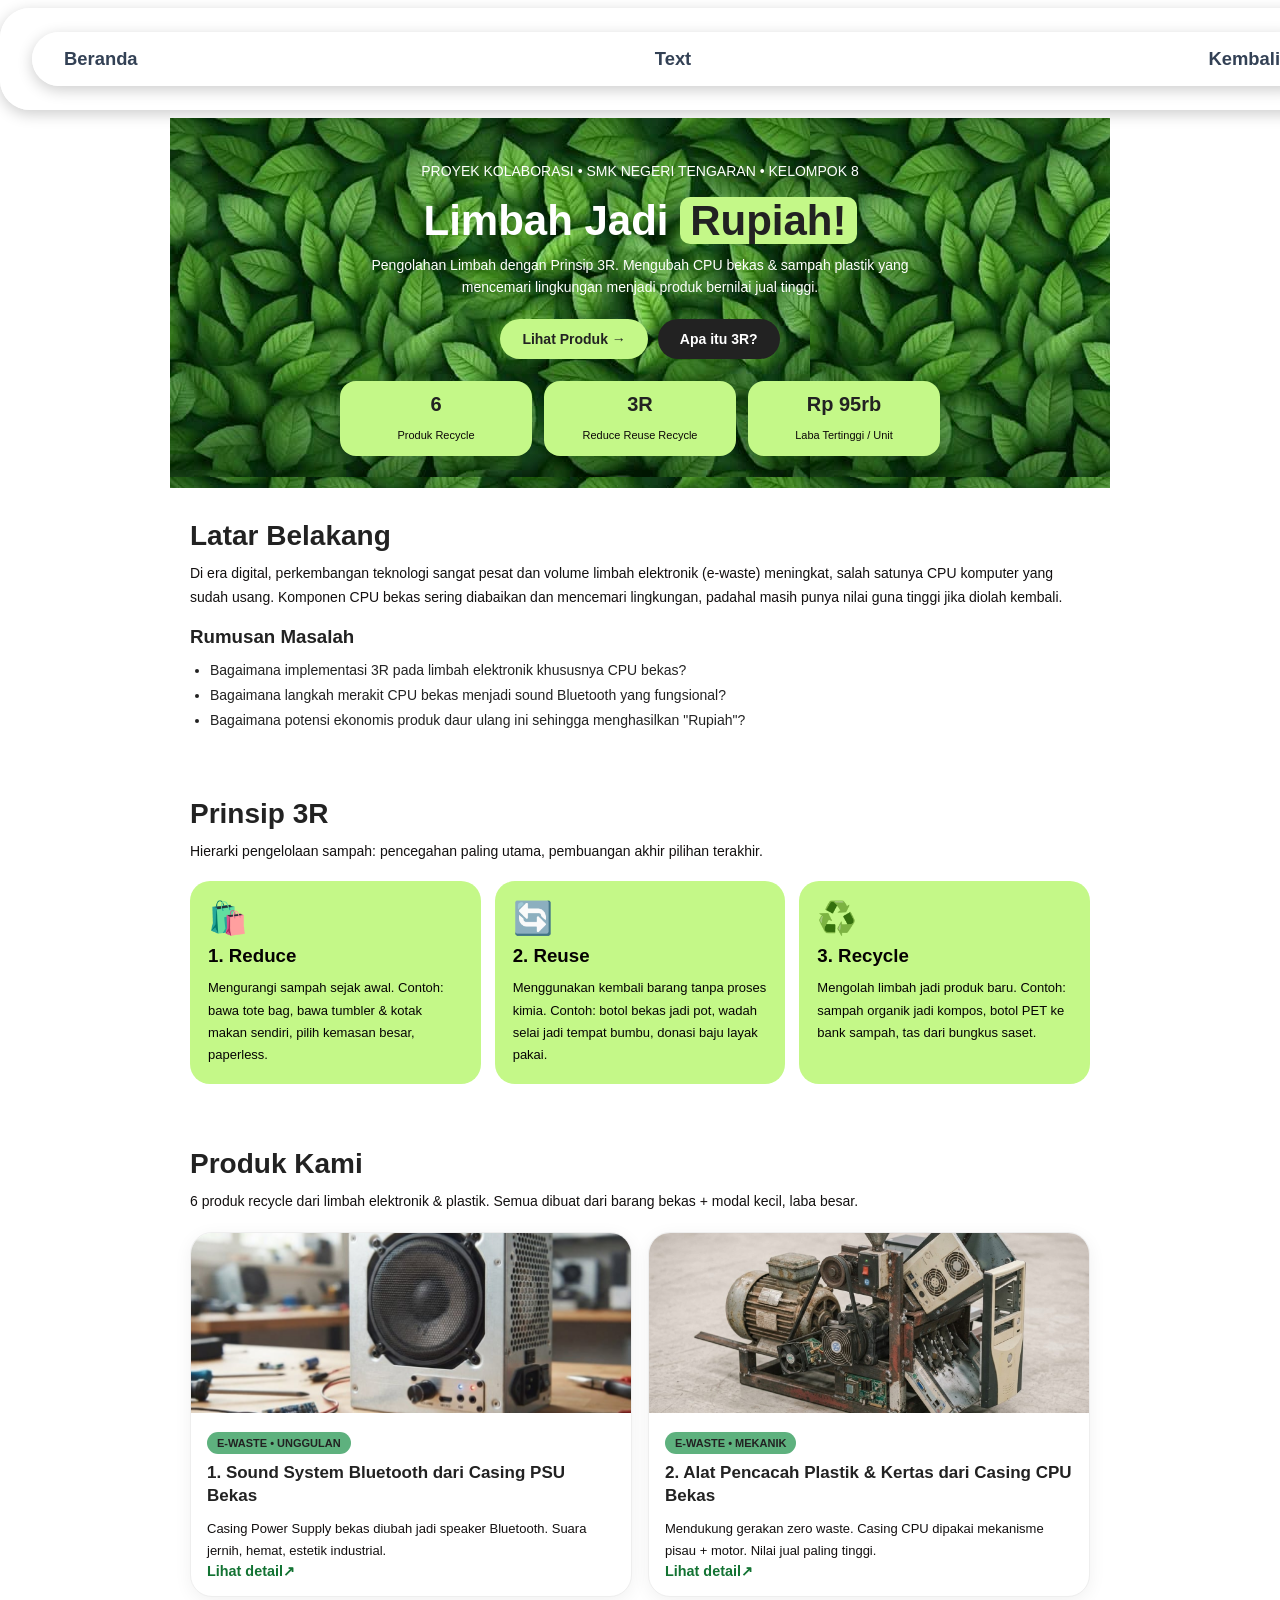
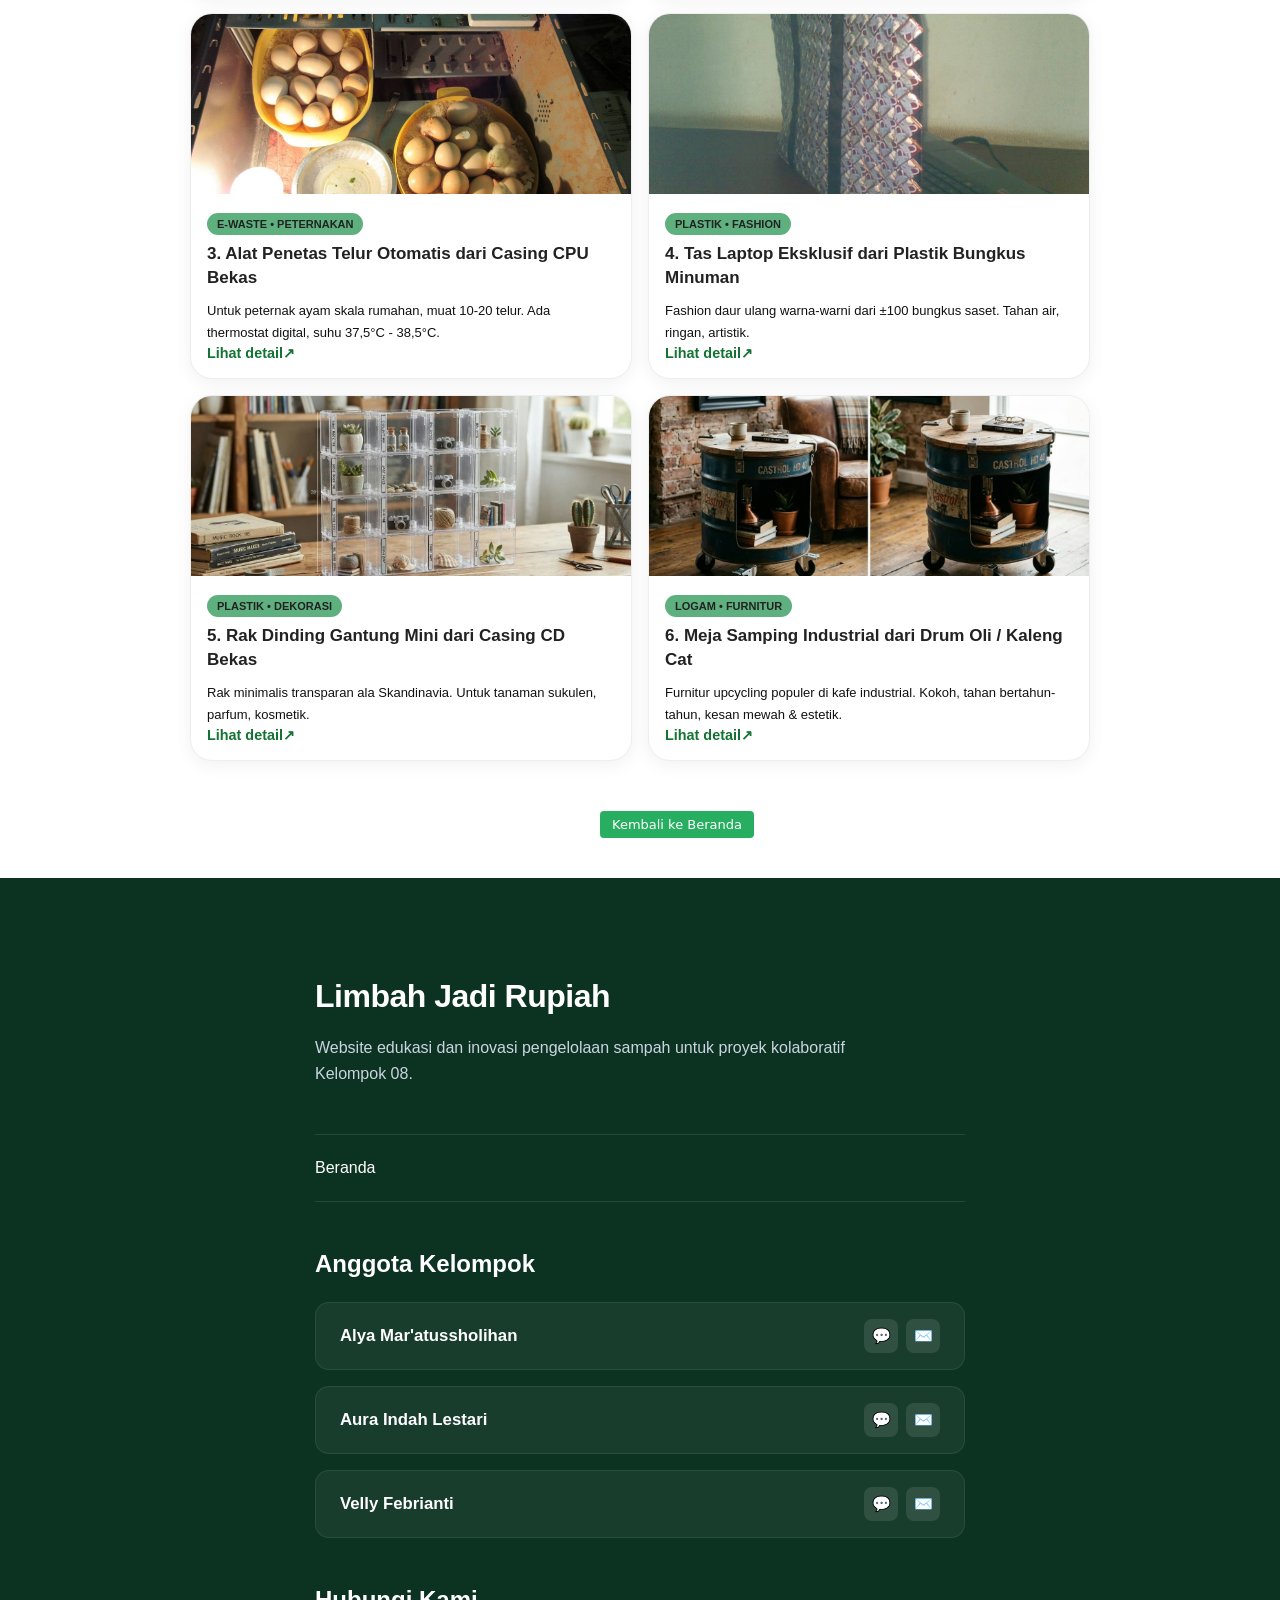
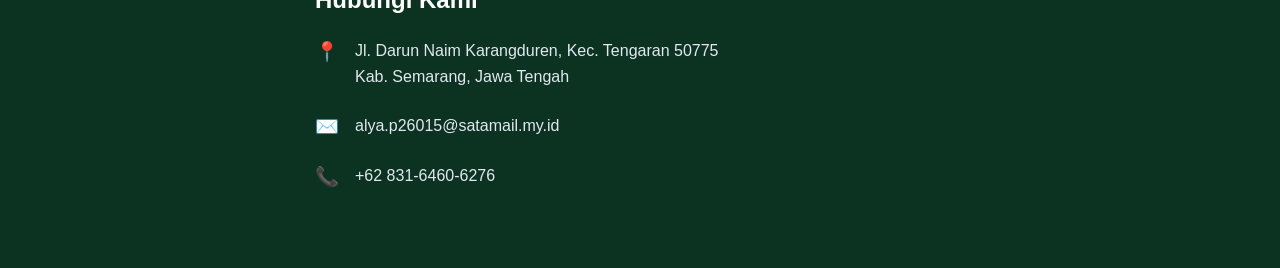
<file: ipas.html>
<!DOCTYPE html>
<html lang="id">
<head>
<meta charset="UTF-8">
<meta name="viewport" content="width=device-width, initial-scale=1.0">
<title>Limbah Jadi Rupiah - Kelompok 8</title>
<link rel="stylesheet" href="ipas.css">
</head>
<body>

<!-- TAG header : kepala website -->
<header class="navbar" id="beranda">     
                <!-- Daftar Link Menu -->
                <nav class="navbar">
                    <a href="#beranda" class="popup-item">Beranda</a>
                    <a href="#teks" class="popup-item">Text</a>
                    <a href="#kembali" class="popup-item">Kembali</a>
                </nav>
</header>


  <!-- TAG section : bagian Hero / Beranda -->

  <section class="hero" id="beranda">
    <!-- TAG p : paragraf kecil -->
    <p class="badge">PROYEK KOLABORASI • SMK NEGERI TENGARAN • KELOMPOK 8</p>
    <!-- TAG h1 : judul paling besar, cuma 1x di website -->
    <h1>Limbah Jadi <em>Rupiah!</em></h1>
    <!-- TAG p : paragraf penjelasan -->
    <p class="hero-desc">Pengolahan Limbah dengan Prinsip 3R. Mengubah CPU bekas & sampah plastik yang mencemari lingkungan menjadi produk bernilai jual tinggi.</p>
    <div class="hero-btn">
      <a class="btn btn-white" href="#produk">Lihat Produk →</a>
      <a class="btn btn-dark" href="#tiga-r">Apa itu 3R?</a>
    </div>
    <div class="stats">
      <div class="stat"><b>6</b><p>Produk Recycle</p></div>
      <div class="stat"><b>3R</b><p>Reduce Reuse Recycle</p></div>
      <div class="stat"><b>Rp 95rb</b><p>Laba Tertinggi / Unit</p></div>
    </div>
  </section>

  <!-- TAG section : Tentang / Latar Belakang -->
  <section id="tentang">
    <!-- TAG h2 : judul bagian -->
    <h2>Latar Belakang</h2>
    <p>Di era digital, perkembangan teknologi sangat pesat dan volume limbah elektronik (e-waste) meningkat, salah satunya CPU komputer yang sudah usang. Komponen CPU bekas sering diabaikan dan mencemari lingkungan, padahal masih punya nilai guna tinggi jika diolah kembali.</p>
    <h3>Rumusan Masalah</h3>
    <!-- TAG ul + li : list / daftar -->
    <ul>
      <li>Bagaimana implementasi 3R pada limbah elektronik khususnya CPU bekas?</li>
      <li>Bagaimana langkah merakit CPU bekas menjadi sound Bluetooth yang fungsional?</li>
      <li>Bagaimana potensi ekonomis produk daur ulang ini sehingga menghasilkan "Rupiah"?</li>
    </ul>
  </section>

  <!-- TAG section : Prinsip 3R -->
  <section id="tiga-r">
    <h2>Prinsip 3R</h2>
    <p>Hierarki pengelolaan sampah: pencegahan paling utama, pembuangan akhir pilihan terakhir.</p>
    <div class="grid3">
      <!-- TAG article : 1 kartu produk / materi -->
      <article class="card3">
        <span>🛍️</span>
        <h3>1. Reduce</h3>
        <p>Mengurangi sampah sejak awal. Contoh: bawa tote bag, bawa tumbler & kotak makan sendiri, pilih kemasan besar, paperless.</p>
      </article>
      <article class="card3">
        <span>🔄</span>
        <h3>2. Reuse</h3>
        <p>Menggunakan kembali barang tanpa proses kimia. Contoh: botol bekas jadi pot, wadah selai jadi tempat bumbu, donasi baju layak pakai.</p>
      </article>
      <article class="card3">
        <span>♻️</span>
        <h3>3. Recycle</h3>
        <p>Mengolah limbah jadi produk baru. Contoh: sampah organik jadi kompos, botol PET ke bank sampah, tas dari bungkus saset.</p>
      </article>
    </div>
  </section>

  <!-- TAG section : Produk -->
  <section id="produk">
    <h2>Produk Kami</h2>
    <p>6 produk recycle dari limbah elektronik & plastik. Semua dibuat dari barang bekas + modal kecil, laba besar.</p>

    <div class="produk-grid">
      <article class="pcard">
        <img src="sound.jpeg" alt="Sound System Bluetooth">
        <div class="pcard-body">
          <span class="tag">E-WASTE • UNGGULAN</span>
          <h3>1. Sound System Bluetooth dari Casing PSU Bekas</h3>
          <p>Casing Power Supply bekas diubah jadi speaker Bluetooth. Suara jernih, hemat, estetik industrial.</p>
           <div class="card-action">
            <a href="1.html" class="btn-detail">Lihat detail <span class="arrow-icon">↗</span></a>
           </div>
        </div>
      </article>

      <article class="pcard">
        <img src="pemotong.jpeg" alt="Alat Pencacah">
        <div class="pcard-body">
          <span class="tag">E-WASTE • MEKANIK</span>
          <h3>2. Alat Pencacah Plastik & Kertas dari Casing CPU Bekas</h3>
          <p>Mendukung gerakan zero waste. Casing CPU dipakai mekanisme pisau + motor. Nilai jual paling tinggi.</p>
          <div class="card-action">
            <a href="2.html" class="btn-detail">Lihat detail <span class="arrow-icon">↗</span></a>
           </div>
        </div>
      </article>

      <article class="pcard">
        <img src="telur_lusyuk.jpeg" alt="Penetas Telur">
        <div class="pcard-body">
          <span class="tag">E-WASTE • PETERNAKAN</span>
          <h3>3. Alat Penetas Telur Otomatis dari Casing CPU Bekas</h3>
          <p>Untuk peternak ayam skala rumahan, muat 10-20 telur. Ada thermostat digital, suhu 37,5°C - 38,5°C.</p>
          <div class="card-action">
            <a href="3.html" class="btn-detail">Lihat detail <span class="arrow-icon">↗</span></a>
           </div>
        </div>
      </article>

      <article class="pcard">
        <img src="TAS_IMUET.jpeg" alt="Tas Laptop">
        <div class="pcard-body">
          <span class="tag">PLASTIK • FASHION</span>
          <h3>4. Tas Laptop Eksklusif dari Plastik Bungkus Minuman</h3>
          <p>Fashion daur ulang warna-warni dari ±100 bungkus saset. Tahan air, ringan, artistik.</p>
          <div class="card-action">
            <a href="4.html" class="btn-detail">Lihat detail <span class="arrow-icon">↗</span></a>
           </div>
        </div>
      </article>

      <article class="pcard">
        <img src="rak.jpeg" alt="Rak CD">
        <div class="pcard-body">
          <span class="tag">PLASTIK • DEKORASI</span>
          <h3>5. Rak Dinding Gantung Mini dari Casing CD Bekas</h3>
          <p>Rak minimalis transparan ala Skandinavia. Untuk tanaman sukulen, parfum, kosmetik.</p>
          <div class="card-action">
            <a href="5.html" class="btn-detail">Lihat detail <span class="arrow-icon">↗</span></a>
           </div>
        </div>
      </article>

      <article class="pcard">
        <img src="meja_imuet.jpeg" alt="Meja Drum">
        <div class="pcard-body">
          <span class="tag">LOGAM • FURNITUR</span>
          <h3>6. Meja Samping Industrial dari Drum Oli / Kaleng Cat</h3>
          <p>Furnitur upcycling populer di kafe industrial. Kokoh, tahan bertahun-tahun, kesan mewah & estetik.</p>
          <div class="card-action">
            <a href="6.html" class="btn-detail">Lihat detail <span class="arrow-icon">↗</span></a>
           </div> 
        </div>
      </article>
    </div>
  </section>
   <br>
                 <a href="index.html" class="btn-beranda">Kembali ke Beranda</a>


    <footer class="site-footer" id="kembali">
        <div class="footer-container">
            
            <!-- Identitas Website -->
            <div class="footer-brand">
                <div class="footer-logo-box">
                    
                </div>
                <h3 class="footer-brand-title">Limbah Jadi Rupiah</h3>
                <p class="footer-brand-desc">
                    Website edukasi dan inovasi pengelolaan sampah untuk proyek kolaboratif Kelompok 08.
                </p>
            </div>

            <!-- Menu Navigasi Singkat -->
            <div class="footer-nav">
                <a href="index.html" class="footer-nav-link">Beranda</a>
            </div>

            <!-- Ringkasan Anggota Kelompok -->
            <div class="footer-team">
                <h4 class="footer-section-heading">Anggota Kelompok</h4>
                <div class="footer-member-list">
                    
                    <!-- Anggota 1 -->
                    <div class="footer-member-row">
                        <span class="footer-member-name">Alya Mar'atussholihan</span>
                        <div class="footer-member-socials">
                            
                            <a href="https://wa.link/683gnc" class="f-social-btn" aria-label="WhatsApp">💬</a>
                            <a href="mailto:alya.p26015@satamail.may.id" class="f-social-btn" aria-label="Email">✉️</a>
                        </div>
                    </div>

                    <!-- Anggota 2 -->
                    <div class="footer-member-row">
                        <span class="footer-member-name">Aura Indah Lestari</span>
                        <div class="footer-member-socials">
                           
                    
                    
                    
                            <a href="https://wa.link/bvyb93" class="f-social-btn" aria-label="WhatsApp">💬</a>
                            <a href="mailto:aura.p26031@satamail.may.id" class="f-social-btn" aria-label="Email">✉️</a>
                        </div>
                    </div>

                    <!-- Anggota 3 -->
                    <div class="footer-member-row">
                        <span class="footer-member-name">Velly Febrianti</span>
                        <div class="footer-member-socials">
                          
                            <a href="https://wa.link/p48mlw" class="f-social-btn" aria-label="WhatsApp">💬</a>
                            <a href=""mailto:velly.p26136@satamail.may.id class="f-social-btn" aria-label="Email">✉️</a>
                        </div>
                    </div>

                </div>
            </div>

            <!-- Informasi Kontak Lengkap -->
            <div class="footer-contact">
                <h4 class="footer-section-heading">Hubungi Kami</h4>
                <ul class="footer-contact-list">
                    <li class="footer-contact-item">
                        <span class="contact-icon">📍</span>
                        <p class="contact-text">Jl. Darun Naim Karangduren, Kec. Tengaran 50775<br>Kab. Semarang, Jawa Tengah</p>
                    </li>
                    <li class="footer-contact-item">
                        <span class="contact-icon">✉️</span>
                        <p class="contact-text"><a href="mailto:alya.p26015@satamail.my.id" class="contact-link">alya.p26015@satamail.my.id</a></p>
                    </li>
                    <li class="footer-contact-item">
                        <span class="contact-icon">📞</span>
                        <p class="contact-text"><a href="https://wa.me" target="_blank" class="contact-link">+62 831-6460-6276</a></p>
                    </li>
                </ul>
            </div>

        </div>
    </footer>

   

</body>
</html>
</file>
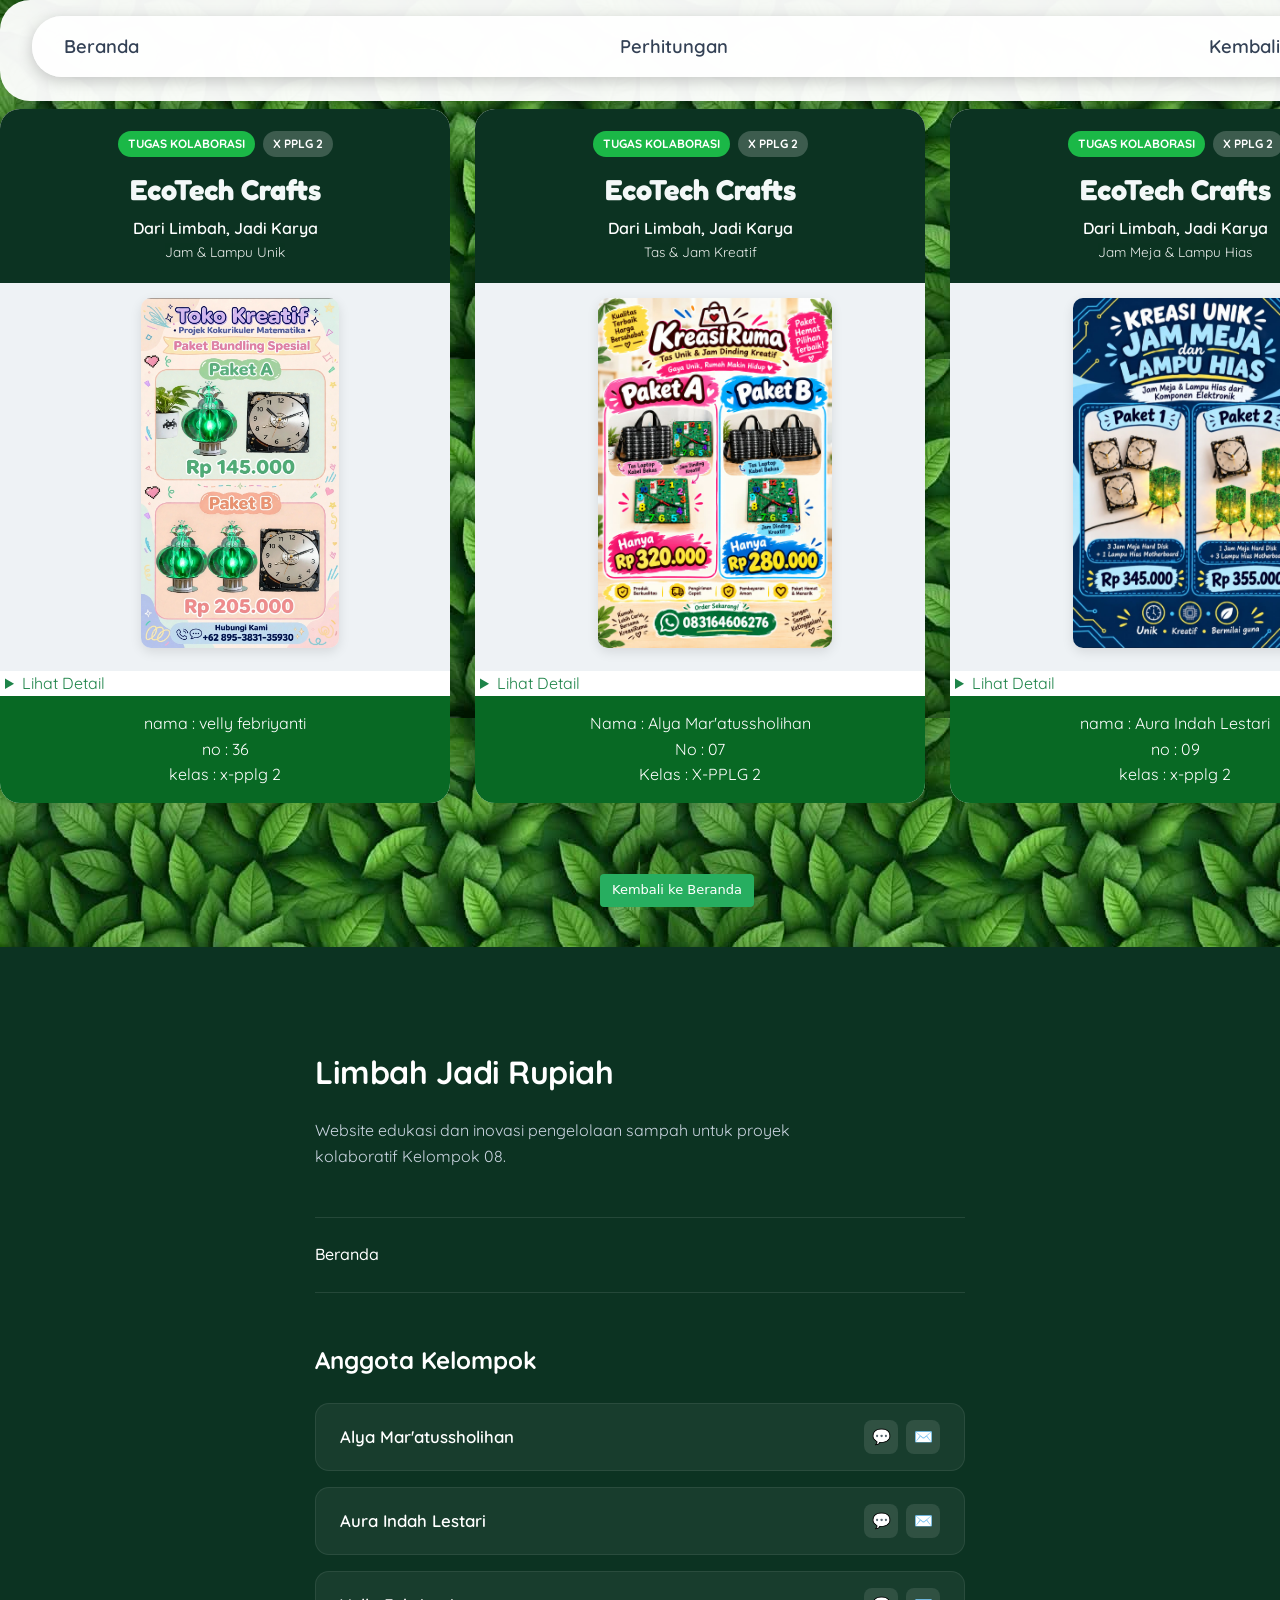
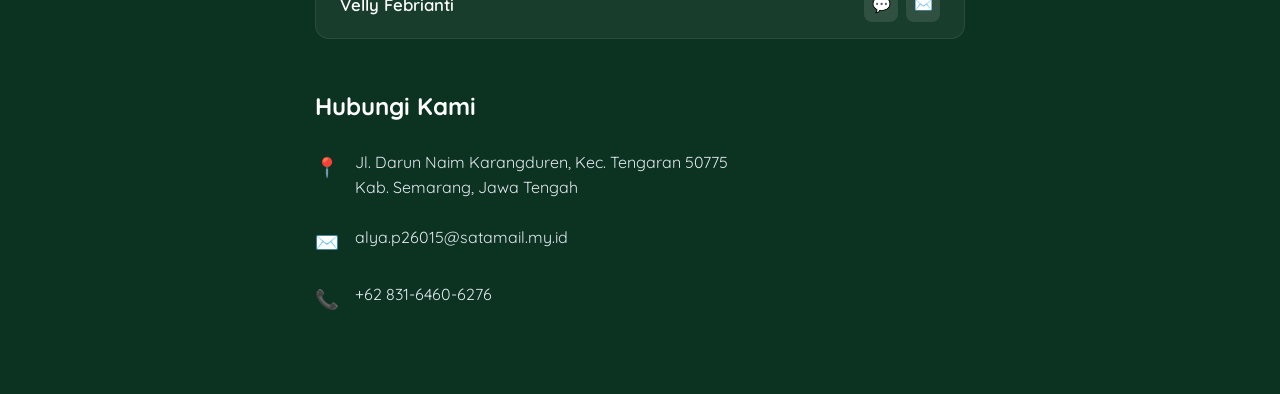
<file: mtk.html>
<!DOCTYPE html>
<html lang="id">
<head>
    <meta charset="UTF-8">
    <meta name="viewport" content="width=device-width, initial-scale=1.0">
    <title>Tugas Kolaborasi Matematika - EcoTech Crafts</title>
    <link rel="stylesheet" href="mtk.css">
    <!-- Google Fonts -->
    <link rel="preconnect" href="https://fonts.googleapis.com">
    <link rel="preconnect" href="https://fonts.gstatic.com" crossorigin>
    <link href="https://fonts.googleapis.com/css2?family=Fredoka:wght@400;600;700&family=Quicksand:wght@500;600;700&display=swap" rel="stylesheet">
</head>
<body>

    <header class="navbar" id="beranda">     
                <!-- Daftar Link Menu -->
                <nav class="navbar">
                    <a href="#beranda" class="popup-item">Beranda</a>
                    <a href="#perhitungan" class="popup-item">Perhitungan</a>
                    <a href="#kembali" class="popup-item">Kembali</a>
                </nav>
    </header>
    <section>
    <!-- WRAPPER UTAMA SUPAYA SEJAJAR KE SAMPING -->
    <div class="wrapper-horizontal" >

        <!-- KARTU 1: Paket Lampu & Jam -->
        <div class="card-container" id="perhitungan">
            <header class="header">
                <div class="badge-tugas">TUGAS KOLABORASI</div>
                <div class="badge-kelas">X PPLG 2</div>
                <h1 class="brand-title">EcoTech Crafts</h1>
                <p class="tagline">Dari Limbah, Jadi Karya</p>
                <p class="sub-tagline">Jam & Lampu Unik</p>
            </header>

            <div class="image-section">
                <img src="VELLY.JPG.jpeg" alt="Flyer 1" class="poster-img">
            </div>
            <details>
                <summary class="t">Lihat Detail</summary>
            <main class="content">
                <h2 class="section-title">Penyelesaian SPLDV</h2>
                <div class="info-grid">
                    <div class="info-box"><span class="box-tag">Paket A</span><p>1 Lampu + 1 Jam = <strong>Rp 145.000</strong></p></div>
                    <div class="info-box"><span class="box-tag">Paket B</span><p>2 Lampu + 1 Jam = <strong>Rp 205.000</strong></p></div>
                </div>

                <div class="variable-box">
                    <p><strong>Misal:</strong></p>
                    <ul>
                        <li><span class="var">x</span> = harga 1 Lampu</li>
                        <li><span class="var">y</span> = harga 1 Jam Harddisk</li>
                    </ul>
                    <p class="model-eq"><strong>Model:</strong> x+y=145rb | 2x+y=205rb</p>
                </div>

                <div class="step-card">
                    <h3>1. Eliminasi Variabel <span class="var">y</span></h3>
                    <div class="math-block">
                        <p>(2x + y) - (x + y) = 205.000 - 145.000</p>
                        <p class="result-line">x = 60.000</p>
                    </div>
                    <p class="highlight-text">Harga 1 Lampu = <strong>Rp 60.000</strong></p>
                </div>

                <div class="step-card">
                    <h3>2. Substitusi <span class="var">x</span></h3>
                    <div class="math-block">
                        <p>60.000 + y = 145.000</p>
                        <p class="result-line">y = 85.000</p>
                    </div>
                    <p class="highlight-text">Harga 1 Jam = <strong>Rp 85.000</strong></p>
                </div>

                <div class="step-card check-card">
                    <h3>Cek Hasil</h3>
                    <p>Paket A: 60rb + 85rb = 145rb &#9989;</p>
                    <p>Paket B: 2(60rb) + 85rb = 205rb &#9989;</p>
                </div>

                <div class="conclusion-card">
                    <h3>Kesimpulan</h3>
                    <ul>
                        <li>Lampu = <strong>Rp 60.000</strong></li>
                        <li>Jam = <strong>Rp 85.000</strong></li>
                    </ul>
                </div>
            </main>
            </details>

            <footer class="footer">
              <p>
            nama  : velly febriyanti
            <br>
            no    : 36
            <br>
            kelas : x-pplg 2
        </p>  
            
            </footer>
        </div>
        <!-- KARTU 2: Paket Tas & Jam -->
        <div class="card-container">
            <header class="header">
                <div class="badge-tugas">TUGAS KOLABORASI</div>
                <div class="badge-kelas">X PPLG 2</div>
                <h1 class="brand-title">EcoTech Crafts</h1>
                <p class="tagline">Dari Limbah, Jadi Karya</p>
                <p class="sub-tagline">Tas & Jam Kreatif</p>
            </header>

            <div class="image-section">
                <img src="ALYA.jpeg" alt="Flyer 2" class="poster-img">
            </div>
            <details>
                <summary class="t">Lihat Detail</summary>
            <main class="content">
                <h2 class="section-title">Penyelesaian SPLDV</h2>
                <div class="info-grid">
                    <div class="info-box"><span class="box-tag">Paket A</span><p>1 Tas + 2 Jam = <strong>Rp 320.000</strong></p></div>
                    <div class="info-box"><span class="box-tag">Paket B</span><p>2 Tas + 1 Jam = <strong>Rp 280.000</strong></p></div>
                </div>

                <div class="variable-box">
                    <p><strong>Misal:</strong></p>
                    <ul>
                        <li><span class="var">x</span> = harga 1 Tas Laptop</li>
                        <li><span class="var">y</span> = harga 1 Jam Dinding</li>
                    </ul>
                    <p class="model-eq"><strong>Model:</strong> x+2y=320rb | 2x+y=280rb</p>
                </div>

                <div class="step-card">
                    <h3>1. Eliminasi Variabel <span class="var">x</span></h3>
                    <div class="math-block">
                        <p>2x + 4y = 640.000 | 2x + y = 280.000</p>
                        <p class="result-line">3y = 360.000 &rarr; y = 120.000</p>
                    </div>
                    <p class="highlight-text">Harga 1 Jam = <strong>Rp 120.000</strong></p>
                </div>

                <div class="step-card">
                    <h3>2. Substitusi <span class="var">y</span></h3>
                    <div class="math-block">
                        <p>x + 2(120.000) = 320.000</p>
                        <p class="result-line">x = 80.000</p>
                    </div>
                    <p class="highlight-text">Harga 1 Tas = <strong>Rp 80.000</strong></p>
                </div>

                <div class="step-card check-card">
                    <h3>Cek Hasil</h3>
                    <p>Paket A: 80rb + 2(120rb) = 320rb &#9989;</p>
                    <p>Paket B: 2(80rb) + 120rb = 280rb &#9989;</p>
                </div>

                <div class="conclusion-card">
                    <h3>Kesimpulan</h3>
                    <ul>
                        <li>Tas = <strong>Rp 80.000</strong></li>
                        <li>Jam = <strong>Rp 120.000</strong></li>
                    </ul>
                </div>
            </main>
            </details>
            <footer class="footer">
             <p>
            Nama  : Alya Mar'atussholihan
            <br>
            No    : 07
            <br>
            Kelas : X-PPLG 2
        </p> 
               
            </footer>
    </div>
            

        <!-- KARTU 3: Paket Jam Meja & Lampu Hias -->
        <div class="card-container">
            <header class="header">
                <div class="badge-tugas">TUGAS KOLABORASI</div>
                <div class="badge-kelas">X PPLG 2</div>
                <h1 class="brand-title">EcoTech Crafts</h1>
                <p class="tagline">Dari Limbah, Jadi Karya</p>
                <p class="sub-tagline">Jam Meja & Lampu Hias</p>
            </header>

            <div class="image-section">
                <img src="AURA.jpeg" alt="Flyer 3" class="poster-img">
            </div>
            <details>
                <summary class="t">Lihat Detail</summary>
            <main class="content">
                <h2 class="section-title">Penyelesaian SPLDV</h2>
                <div class="info-grid">
                    <div class="info-box"><span class="box-tag">Paket 1</span><p>3 Jam + 1 Lampu = <strong>Rp 345.000</strong></p></div>
                    <div class="info-box"><span class="box-tag">Paket 2</span><p>1 Jam + 3 Lampu = <strong>Rp 355.000</strong></p></div>
                </div>

                <div class="variable-box">
                    <p><strong>Misal:</strong></p>
                    <ul>
                        <li><span class="var">x</span> = harga 1 Jam Meja</li>
                        <li><span class="var">y</span> = harga 1 Lampu Hias</li>
                    </ul>
                    <p class="model-eq"><strong>Model:</strong> 3x+y=345rb | x+3y=355rb</p>
                </div>

                <div class="step-card">
                    <h3>1. Eliminasi Variabel <span class="var">y</span></h3>
                    <div class="math-block">
                        <p>9x + 3y = 1.035.000 | x + 3y = 355.000</p>
                        <p class="result-line">8x = 680.000 &rarr; x = 85.000</p>
                    </div>
                    <p class="highlight-text">Harga 1 Jam = <strong>Rp 85.000</strong></p>
                </div>

                <div class="step-card">
                    <h3>2. Substitusi <span class="var">x</span></h3>
                    <div class="math-block">
                        <p>3(85.000) + y = 345.000</p>
                        <p class="result-line">y = 90.000</p>
                    </div>
                    <p class="highlight-text">Harga 1 Lampu = <strong>Rp 90.000</strong></p>
                </div>

                <div class="step-card check-card">
                    <h3>Cek Hasil</h3>
                    <p>Paket 1: 3(85rb) + 90rb = 345rb &#9989;</p>
                    <p>Paket 2: 85rb + 3(90rb) = 355rb &#9989;</p>
                </div>

                <div class="conclusion-card">
                    <h3>Kesimpulan</h3>
                    <ul>
                        <li>Jam Meja = <strong>Rp 85.000</strong></li>
                        <li>Lampu Hias = <strong>Rp 90.000</strong></li>
                    </ul>
                </div>
            </main>
            </details>
            <footer class="footer">
              <p>
            nama  : Aura Indah Lestari
            <br>
            no    : 09
            <br>
            kelas : x-pplg 2
        </p>  
    </div>   
            </footer>
        </div>
         <br>
                <br>
                 <a href="index.html" class="btn-beranda">Kembali ke Beranda</a>
    
        
  <footer class="site-footer" id="kembali">
        <div class="footer-container">
            
            <!-- Identitas Website -->
            <div class="footer-brand">
                <div class="footer-logo-box">
                    
                </div>
                <h3 class="footer-brand-title">Limbah Jadi Rupiah</h3>
                <p class="footer-brand-desc">
                    Website edukasi dan inovasi pengelolaan sampah untuk proyek kolaboratif Kelompok 08.
                </p>
            </div>

            <!-- Menu Navigasi Singkat -->
            <div class="footer-nav">
                <a href="../WEB/index.html" class="footer-nav-link">Beranda</a>
            </div>

            <!-- Ringkasan Anggota Kelompok -->
            <div class="footer-team">
                <h4 class="footer-section-heading">Anggota Kelompok</h4>
                <div class="footer-member-list">
                    
                    <!-- Anggota 1 -->
                    <div class="footer-member-row">
                        <span class="footer-member-name">Alya Mar'atussholihan</span>
                        <div class="footer-member-socials">
                            
                            <a href="https://wa.link/683gnc" class="f-social-btn" aria-label="WhatsApp">💬</a>
                            <a href="mailto:alya.p26015@satamail.may.id" class="f-social-btn" aria-label="Email">✉️</a>
                        </div>
                    </div>

                    <!-- Anggota 2 -->
                    <div class="footer-member-row">
                        <span class="footer-member-name">Aura Indah Lestari</span>
                        <div class="footer-member-socials">
                           
                    
                    
                    
                            <a href="https://wa.link/bvyb93" class="f-social-btn" aria-label="WhatsApp">💬</a>
                            <a href="mailto:aura.p26031@satamail.may.id" class="f-social-btn" aria-label="Email">✉️</a>
                        </div>
                    </div>

                    <!-- Anggota 3 -->
                    <div class="footer-member-row">
                        <span class="footer-member-name">Velly Febrianti</span>
                        <div class="footer-member-socials">
                          
                            <a href="https://wa.link/p48mlw" class="f-social-btn" aria-label="WhatsApp">💬</a>
                            <a href=""mailto:velly.p26136@satamail.may.id class="f-social-btn" aria-label="Email">✉️</a>
                        </div>
                    </div>

                </div>
            </div>

            <!-- Informasi Kontak Lengkap -->
            <div class="footer-contact">
                <h4 class="footer-section-heading">Hubungi Kami</h4>
                <ul class="footer-contact-list">
                    <li class="footer-contact-item">
                        <span class="contact-icon">📍</span>
                        <p class="contact-text">Jl. Darun Naim Karangduren, Kec. Tengaran 50775<br>Kab. Semarang, Jawa Tengah</p>
                    </li>
                    <li class="footer-contact-item">
                        <span class="contact-icon">✉️</span>
                        <p class="contact-text"><a href="mailto:alya.p26015@satamail.my.id" class="contact-link">alya.p26015@satamail.my.id</a></p>
                    </li>
                    <li class="footer-contact-item">
                        <span class="contact-icon">📞</span>
                        <p class="contact-text"><a href="https://wa.me" target="_blank" class="contact-link">+62 831-6460-6276</a></p>
                    </li>
                </ul>
            </div>

        </div>
    </footer>
  


</body>
</html>
</file>
<file: style.css>
/* Reset & Global Styles  */
* {
    margin: 0;
    padding: 0;
    box-sizing: border-box;
    font-family: 'Segoe UI', Tahoma, Geneva, Verdana, sans-serif;
    
}

body {
    background-color:#15803d;
    color: #fff;
}

/*  Navbar Styles  */
.navbar {
    display: flex;
    justify-content: space-between;
    align-items: center;
    padding: 1rem 2rem;
    background-color: rgba(255, 255, 255, 0.95);
    color: #1a3a2a;
    border-radius: 30px;
    margin: 20px auto;
    width: 90%;
    width: 100%;
    box-shadow: 0 4px 15px rgba(0, 0, 0, 0.2);
}


/*  Overlay & Pop-up Menu Styles  */
.nav-overlay {
    position: fixed;
    top: 0;
    left: 0;
    width: 100%;
    height: 100%;
    background-color: rgba(46, 138, 58, 0.4); 
    backdrop-filter: blur(4px); 
    display: flex;
    justify-content: center;
    align-items: flex-start;
    padding: 1.5rem;
    opacity: 0;
    pointer-events: none;
    transition: opacity 0.3s ease;
}

/* Daftar Link Menu Vertikal */


.popup-item {
    text-decoration: none;
    color: #334155;
    font-size: 1.15rem;
    font-weight: 600;
    transition: color 0.2s ease, transform 0.2s ease;
    align-self: flex-start;
}

.popup-item:hover {
    color: #0d5c3a;
    transform: translateX(4px);
}

/*  Hero Section Styles */
.hero-section {
    position: relative;
    display: flex;
    align-items: center;
    justify-content: center;
    padding: 4rem 2rem;
    text-align: left;
    /* Menggunakan linear gradient sebagai pengganti ilustrasi latar belakang */
    background-image: url('background.jpg');
    background-size: cover;
    background-position: center;
    min-height: 85vh;
}

.hero-overlay {
    position: absolute;
    top: 0;
    left: 0;
    width: 100%;
    height: 100%;
    background: rgba(20, 29, 23, 0.4); 
    z-index: 1;
}

.hero-content {
    position: relative;
    z-index: 2;
    max-width: 800px;
    width: 100%;
    margin: 0 auto;
}

/* Badge */
.badge {
    display: inline-flex;
    align-items: center;
    gap: 0.5rem;
    background-color: rgba(255, 255, 255, 0.15);
    border: 1px solid rgba(255, 255, 255, 0.3);
    padding: 0.5rem 1.25rem;
    border-radius: 50px;
    font-size: 0.9rem;
    margin-bottom: 2rem;
    backdrop-filter: blur(5px);
}

/* Tipografi Hero */
.hero-title {
    font-size: 2.8rem;
    font-weight: 700;
    line-height: 1.2;
    margin-bottom: 1.5rem;
}

.highlight-text {
    color: #a3e635;
}

.hero-description {
    font-size: 1.1rem;
    line-height: 1.6;
    color: #e2e8f0;
    margin-bottom: 2.5rem;
    max-width: 650px;
}

.hero-buttons{
    display: flex;
    flex-wrap: wrap;
    gap: 1rem;
}

.btn {
    display: inline-block;
    text-decoration: none;
    padding: 0.8rem 2rem;
    border-radius: 8px;
    font-weight: 600;
    transition: all 0.3s ease;
    text-align: center;
}

.btn-primary {
    background-color: #a3e635;
    color: #121212;
}

.btn-primary:hover {
    background-color: #84cc16;
    transform: translateY(-2px);
}

.btn-secondary {
    background-color: transparent;
    color: #ffffff;
    border: 2px solid rgba(255, 255, 255, 0.6);
}

.btn-secondary:hover {
    background-color: rgba(255, 255, 255, 0.1);
    border-color: #ffffff;
    transform: translateY(-2px);
}

/* Content Section Styles */
.content-section {
    background-color: #f7f9f6; 
    color: #1a2e22;
    padding: 5rem 2rem;
}

.container {
    max-width: 800px;
    margin: 0 auto;
    display: flex;
    flex-direction: column;
    gap: 4rem;  
}

/* Blok Permasalahan Utama */
.problem-block {
    position: relative;
    padding-left: 1.5rem;
}

/* Garis aksen vertikal di sebelah kiri judul */
.problem-block::before {
    content: '';
    position: absolute;
    left: 0;
    top: 5px;
    bottom: 5px;
    width: 4px;
    background-color: #2e7d32; 
    border-radius: 2px;
}

.section-title {
    font-size: 2.2rem;
    font-weight: 700;
    color: #0f291b;
    margin-bottom: 1.5rem;
    letter-spacing: -0.5px;
}

.problem-text {
    font-size: 1.1rem;
    line-height: 1.7;
    color: #4a5d50;
}

/* Blok Analisis Penyelesaian (Card) */
.solution-card {
    background-color: #0a2f1d;
    color: #ffffff;
    padding: 2.5rem;
    border-radius: 24px;
    box-shadow: 0 10px 30px rgba(10, 47, 29, 0.15);
}

.card-badge {
    display: inline-flex;
    align-items: center;
    gap: 0.5rem;
    font-size: 0.85rem;
    font-weight: 700;
    letter-spacing: 1px;
    color: #a3e635;
    margin-bottom: 1.25rem;
}

.card-title {
    font-size: 1.8rem;
    font-weight: 700;
    margin-bottom: 1.25rem;
    line-height: 1.3;
}

.card-text {
    font-size: 1.05rem;
    line-height: 1.7;
    color: #cbd5e1;
}

/*  Gallery Section Styles  */
.gallery-section {
    background-color: #f7f9f6;
    padding: 2rem 2rem 6rem 2rem;
}

.gallery-container {
    max-width: 1200px;
    margin: 0 auto;
}

.gallery-header {
    max-width: 700px;
    margin-bottom: 3.5rem;
    margin-left: 22%;
    color: #15803d;
    text-align: center;
}


.gallery-subtitle {
    font-size: 1.15rem;
    line-height: 1.7;
    color: #556b5c;
}

/* Flexbox Grid System untuk susunan 3 atas, 1 tengah bawah */
.gallery-grid {
    display: flex;
    flex-wrap: wrap;
    gap: 2rem;
    justify-content: center; 
}

/* Ukuran kartu dasar (untuk mode 3 kolom) */
.card {
    background-color: #ffffff;
    border-radius: 20px;
    overflow: hidden;
    box-shadow: 0 4px 20px rgba(0, 0, 0, 0.05);
    flex: 1 1 calc(33.333% - 2rem); 
    min-width: 290px;
    max-width: 380px;
    display: flex;
    flex-direction: column;
    border: 1px solid rgba(0, 0, 0, 0.03);
}

/* Gambar Kartu */
.card-image-wrapper {
    width: 100%;
    height: 240px;
    background-color: #e2e8f0;
    overflow: hidden;
}

.card-image {
    width: 100%;
    height: 100%;
    object-fit: cover;
    transition: transform 0.3s ease;
}

.card:hover .card-image {
    transform: scale(1.05);
}

/* Konten Kartu */
.card-body {
    padding: 2rem;
    display: flex;
    flex-direction: column;
    flex-grow: 1;
}

/* Tags/Kategori */
.tag {
    display: inline-block;
    align-self: flex-start;
    font-size: 0.75rem;
    font-weight: 700;
    letter-spacing: 0.5px;
    padding: 0.25rem 0.75rem;
    border-radius: 4px;
    margin-bottom: 1rem;
}

.tag-blue { background-color: #e0f2fe; color: #0369a1; }
.tag-green { background-color: #dcfce7; color: #15803d; }
.tag-orange { background-color: #ffedd5; color: #c2410c; }
.tag-purple { background-color: #f3e8ff; color: #6b21a8; }

.card-item-title {
    font-size: 1.3rem;
    font-weight: 700;
    color: #0f291b;
    margin-bottom: 0.75rem;
    line-height: 1.4;
}

.card-item-text {
    font-size: 0.95rem;
    line-height: 1.6;
    color: #64748b;
    margin-bottom: 2rem;
    flex-grow: 1;
}

/* Link Aksi */
.card-link {
    text-decoration: none;
    color: #15803d;
    font-weight: 600;
    font-size: 0.95rem;
    align-self: flex-start;
    border-bottom: 2px solid transparent;
    padding-bottom: 2px;
    transition: all 0.2s ease;
}

.card-link:hover {
    color: #0f291b;
    border-color: #15803d;
}

/*  Contact Section Styles  */
.contact-section {
    background-color: #ffffff;
    padding: 5rem 2rem;
    color: #1a2e22;
}

.contact-container {
    max-width: 650px;
    margin: 0 auto;
    display: flex;
    flex-direction: column;
    gap: 2.5rem;
}

.contact-header {
    text-align: left;
}

.contact-title {
    font-size: 2.4rem;
    font-weight: 700;
    color: #0f291b;
    margin-bottom: 1rem;
    letter-spacing: -0.5px;
}

.contact-subtitle {
    font-size: 1.05rem;
    line-height: 1.6;
    color: #64748b;
}

/* Container Formulir */
.contact-form {
    background-color: #ffffff;
    border: 1px solid #e2e8f0;
    padding: 2.5rem;
    border-radius: 20px;
    box-shadow: 0 4px 20px rgba(0, 0, 0, 0.02);
    display: flex;
    flex-direction: column;
    gap: 1.5rem;
}

.form-group {
    width: 100%;
}

/* Desain Input & Textarea */
.form-input {
    width: 100%;
    padding: 1.1rem 1.5rem;
    font-size: 1rem;
    border: 1px solid #cbd5e1;
    border-radius: 14px;
    background-color: #ffffff;
    color: #1a2e22;
    outline: none;
    transition: all 0.3s ease;
}

.form-input::placeholder {
    color: #94a3b8;
}

.form-input:focus {
    border-color: #0f291b;
    box-shadow: 0 0 0 4px rgba(15, 41, 27, 0.08);
}

.textarea-input {
    resize: vertical;
    min-height: 120px;
}

/* Tombol Kirim WhatsApp */
.btn-kirim {
    width: 100%;
    padding: 1.1rem;
    background-color: #0d5c3a; /* Hijau botol khas */
    color: #ffffff;
    border: none;
    border-radius: 14px;
    font-size: 1.05rem;
    font-weight: 600;
    cursor: pointer;
    transition: all 0.3s ease;
    display: flex;
    justify-content: center;
    align-items: center;
    gap: 0.5rem;
}

.btn-kirim:hover {
    background-color: #0a472d;
    transform: translateY(-1px);
    box-shadow: 0 4px 12px rgba(13, 92, 58, 0.2);
}

/* Info Box Alamat di bagian bawah */
.info-card {
    background-color: #f4f6f4; 
    border-radius: 20px;
    padding: 2rem;
    border: 1px solid rgba(0, 0, 0, 0.02);
}

.info-title {
    font-size: 1.6rem;
    font-weight: 700;
    color: #0f291b;
    margin-bottom: 1rem;
}

.info-item {
    font-size: 1rem;
    line-height: 1.6;
    color: #334155;
}

.info-item strong {
    color: #0f291b;
    display: block;
    margin-bottom: 0.25rem;
}

/*  Team Section Styles */
.team-section {
    background-color: #f7f9f6;
    padding: 5rem 2rem;
}

.team-container {
    max-width: 650px;
    margin: 0 auto;
}

.team-section-title {
    font-size: 2.4rem;
    font-weight: 700;
    color: #0f291b;
    margin-bottom: 2.5rem;
    letter-spacing: -0.5px;
}

/* List wrapper untuk susunan kartu vertikal */
.team-list {
    display: flex;
    flex-direction: column;
    gap: 1.5rem;
}

/* Kartu Anggota */
.member-card {
    background-color: #ffffff;
    border-radius: 20px;
    padding: 1.5rem 2rem;
    display: flex;
    justify-content: space-between;
    align-items: center;
    box-shadow: 0 4px 15px rgba(0, 0, 0, 0.02);
    border: 1px solid rgba(0, 0, 0, 0.01);
}

/* Bagian Kiri: Foto + Teks Info */
.member-info {
    display: flex;
    align-items: center;
    gap: 1.5rem;
}

.avatar-wrapper {
    width: 70px;
    height: 70px;
    border-radius: 50%;
    overflow: hidden;
    background-color: #e2e8f0;
    border: 2px solid #e2e8f0;
    flex-shrink: 0;
}

.member-avatar {
    width: 100%;
    height: 100%;
    object-fit: cover;
}

.member-detail {
    display: flex;
    flex-direction: column;
    gap: 0.25rem;
}

.member-name {
    font-size: 1.25rem;
    font-weight: 700;
    color: #0f291b;
}

.member-class {
    font-size: 0.95rem;
    color: #64748b;
}

/* Bagian Kanan: Ikon Tombol Sosial Media */
.member-socials {
    display: flex;
    gap: 0.75rem;
}

.social-icon {
    text-decoration: none;
    font-size: 1.1rem;
    width: 38px;
    height: 38px;
    background-color: #f1f5f9;
    border-radius: 10px;
    display: flex;
    justify-content: center;
    align-items: center;
    transition: all 0.2s ease;
    border: 1px solid #e2e8f0;
}

.social-icon:hover {
    background-color: #0d5c3a; 
    transform: translateY(-2px);
    box-shadow: 0 4px 8px rgba(13, 92, 58, 0.15);
}

/*  Footer Section Styles  */
.site-footer {
    background-color: #0c3322;
    color: #ffffff;
    padding: 5rem 2rem;
}

.footer-container {
    max-width: 650px; 
    margin: 0 auto;
    display: flex;
    flex-direction: column;
    gap: 3rem;
}

/* Bagian Brand & Deskripsi */
.footer-brand {
    display: flex;
    flex-direction: column;
    gap: 1.25rem;
}


.footer-brand-title {
    font-size: 2rem;
    font-weight: 700;
    letter-spacing: -0.5px;
}

.footer-brand-desc {
    font-size: 1rem;
    line-height: 1.6;
    color: #cbd5e1;
    max-width: 550px;
}

/* Navigasi Horizontal Singkat */
.footer-nav {
    display: flex;
    flex-wrap: wrap;
    gap: 1.5rem;
    border-top: 1px solid rgba(255, 255, 255, 0.1);
    border-bottom: 1px solid rgba(255, 255, 255, 0.1);
    padding: 1.5rem 0;
}

.footer-nav-link {
    color: #ffffff;
    text-decoration: none;
    font-size: 1rem;
    font-weight: 500;
    transition: color 0.2s ease;
}

.footer-nav-link:hover {
    color: #a3e635; 
}

/* Sub-Heading Bagian */
.footer-section-heading {
    font-size: 1.5rem;
    font-weight: 700;
    margin-bottom: 1.5rem;
}

/* Daftar Anggota Baris Gelap */
.footer-member-list {
    display: flex;
    flex-direction: column;
    gap: 1rem;
}

.footer-member-row {
    background-color: rgba(255, 255, 255, 0.05); 
    border: 1px solid rgba(255, 255, 255, 0.08);
    border-radius: 14px;
    padding: 1rem 1.5rem;
    display: flex;
    justify-content: space-between;
    align-items: center;
}

.footer-member-name {
    font-size: 1.05rem;
    font-weight: 600;
}

.footer-member-socials {
    display: flex;
    gap: 0.5rem;
}

.f-social-btn {
    text-decoration: none;
    width: 34px;
    height: 34px;
    background-color: rgba(255, 255, 255, 0.1);
    border-radius: 8px;
    display: flex;
    justify-content: center;
    align-items: center;
    font-size: 0.95rem;
    transition: all 0.2s ease;
}

.f-social-btn:hover {
    background-color: #a3e635;
    transform: translateY(-1px);
}

/* Informasi Detail Kontak */
.footer-contact-list {
    list-style: none;
    display: flex;
    flex-direction: column;
    gap: 1.5rem;
}

.footer-contact-item {
    display: flex;
    align-items: flex-start;
    gap: 1rem;
}

.contact-icon {
    font-size: 1.2rem;
    flex-shrink: 0;
    margin-top: 2px;
}

.contact-text {
    font-size: 1rem;
    line-height: 1.6;
    color: #e2e8f0;
}

.contact-link {
    color: #e2e8f0;
    text-decoration: none;
    border-bottom: 1px solid transparent;
    transition: all 0.2s ease;
}

.contact-link:hover {
    color: #a3e635;
    border-color: #a3e635;
}

/* Responsif Media Queries */
@media (max-width: 600px) {
    .site-footer {
        padding: 4rem 1.5rem;
    }
    
    .footer-member-row {
        flex-direction: column;
        align-items: flex-start;
        gap: 1rem;
    }
    
    .footer-member-socials {
        width: 100%;
        justify-content: flex-end;
    }

    .footer-brand-title {
        font-size: 1.7rem;
    }
}

/* Responsif Media Queries  */
@media (max-width: 600px) {
    .member-card {
        flex-direction: column;
        align-items: flex-start;
        gap: 1.5rem;
        padding: 1.5rem;
    }

    .member-socials {
        width: 100%;
        justify-content: flex-start;
        border-top: 1px solid #f1f5f9;
        padding-top: 1rem;
    }
    
    .team-section-title {
        font-size: 2rem;
        margin-bottom: 2rem;
    }
}

/* Responsif Media Queries */
@media (max-width: 768px) {
    .contact-section {
        padding: 3.5rem 1.5rem;
    }
    
    .contact-form {
        padding: 1.5rem;
    }

    .contact-title {
        font-size: 2rem;
    }
}

/* Responsif Media Queries  */
@media (max-width: 992px) {
    /* Menjadi 2 kolom pada tablet */
    .card {
        flex: 1 1 calc(50% - 2rem);
        max-width: 450px;
    }
}

@media (max-width: 768px) {
    /* Menjadi 1 kolom penuh pada mobile hp */
    .card {
        flex: 1 1 100%;
        max-width: 100%;
    }
    .gallery-section {
        padding: 1rem 1.5rem 4rem 1.5rem;
    }
}

/* Responsif Tambahan  */
@media (max-width: 768px) {
    .content-section {
        padding: 3.5rem 1.5rem;
    }
    
    .container {
        gap: 3rem;
    }

    .section-title {
        font-size: 1.8rem;
    }

    .card-title {
        font-size: 1.5rem;
    }

    .solution-card {
        padding: 2rem 1.5rem;
    }
}

/*  Responsif (Media Queries)  */
@media (max-width: 768px) {
    .hero-title {
        font-size: 2.2rem;
    }
    
    .hero-description {
        font-size: 1rem;
    }

    .hero-buttons {
        flex-direction: column;
    }

    .btn {
        width: 100%;
    }
}
</file>
<file: 1.css>
.product-card {
    background: #ffffff;
    border: 1px solid #e2e8f0;
    border-radius: 8px;
    padding: 25px;
    margin-top: 30px;
    margin-bottom: 35px;
    box-shadow: 0 2px 8px rgba(0, 0, 0, 0.02);
}

.product-card h4 {
    margin-top: 0;
    color: #06241a;
    font-size: 1.25rem;
    border-left: 5px solid #27ae60;
    padding-left: 12px;
    padding-top: 2px;
    padding-bottom: 2px;
}

/* Kotak Ulasan/Review Keunggulan Produk */
.product-card .review {
    background: #fffaf0;
    padding: 18px;
    border-radius: 6px;
    font-style: italic;
    font-size: 0.95rem;
    margin-top: 15px;
    margin-bottom: 25px;
    border: 1px dashed #27ae60;
    color: #01a345;
}

/* Layout Grid Dua Kolom (Alat vs Langkah) */
.grid-2col {
    display: grid;
    grid-template-columns: 1fr 1.3fr;
    gap: 30px;
    margin-bottom: 25px;
}

.grid-2col h5 {
    color: #4a5568;
    font-size: 0.95rem;
    margin-bottom: 12px;
    text-transform: uppercase;
    letter-spacing: 1px;
    border-bottom: 1px solid #e2e8f0;
    padding-bottom: 4px;
}

/* List Alat dan Bahan */
.item-list {
    list-style-type: square;
    padding-left: 20px;
    font-size: 0.95rem;
    color: #4a5568;
}

.item-list li {
    margin-bottom: 6px;
}

/* List Langkah Kerja Pembuatan */
.step-list {
    padding-left: 20px;
    font-size: 0.95rem;
    color: #4a5568;
}

.step-list li {
    margin-bottom: 8px;
    text-align: justify;
}

.finance-area {
    background: #f7fafc;
    border: 1px solid #edf2f7;
    border-radius: 6px;
    padding: 20px;
    margin-top: 20px;
}

.finance-area h5 {
    color: #2d3748;
    margin-bottom: 10px;
    font-size: 1rem;
}

/* Desain Tabel Keuangan Minimalis */
.finance-table {
    width: 100%;
    border-collapse: collapse;
    margin-bottom: 15px;
    background: #ffffff;
}

.finance-table th, .finance-table td {
    padding: 10px 15px;
    text-align: left;
    font-size: 0.9rem;
    border-bottom: 1px solid #edf2f7;
}

.finance-table th {
    background-color: #edf2f7;
    color: #4a5568;
    font-weight: 600;
}

.finance-table .total-row td {
    font-weight: bold;
    background-color: #f7fafc;
    border-top: 2px solid #cbd5e0;
    color: #2b6cb0;
}

/* Ringkasan Laba Bersih */
.summary-finance {
    text-align: right;
    font-size: 0.95rem;
    color: #4a5568;
    padding-top: 5px;
}

.profit-tag {
    background-color: #c6f6d5;
    color: #22543d;
    padding: 4px 10px;
    border-radius: 20px;
    font-weight: bold;
}

/* Footer Halaman Bawah */
.main-footer {
    text-align: center;
    color: #a0aec0;
    font-size: 0.85rem;
    margin-top: 50px;
}


.btn-beranda {
  display: inline-block;
  padding: 6px 12px;
  background-color: #27ae60;
  color: #ffffff;
  text-decoration: none;
  border-radius: 4px;
  font-family: system-ui, -apple-system, sans-serif;
  font-size: 13px;
  font-weight: 500;
  transition: background-color 0.2s ease;
  margin-bottom: 40px;
  margin-left: 600px;
}

.btn-beranda:hover {
  background-color: #1e8449;
}
</file>
<file: 2.css>
.product-card {
    background: #ffffff;
    border: 1px solid #e2e8f0;
    border-radius: 8px;
    padding: 25px;
    margin-top: 30px;
    margin-bottom: 35px;
    box-shadow: 0 2px 8px rgba(0, 0, 0, 0.02);
}

.product-card h4 {
    margin-top: 0;
    color: #06241a;
    font-size: 1.25rem;
    border-left: 5px solid #27ae60;
    padding-left: 12px;
    padding-top: 2px;
    padding-bottom: 2px;
}

/* Kotak Ulasan/Review Keunggulan Produk */
.product-card .review {
    background: #fffaf0;
    padding: 18px;
    border-radius: 6px;
    font-style: italic;
    font-size: 0.95rem;
    margin-top: 15px;
    margin-bottom: 25px;
    border: 1px dashed #27ae60;
    color: #01a345;
}

/* Layout Grid Dua Kolom (Alat vs Langkah) */
.grid-2col {
    display: grid;
    grid-template-columns: 1fr 1.3fr;
    gap: 30px;
    margin-bottom: 25px;
}

.grid-2col h5 {
    color: #4a5568;
    font-size: 0.95rem;
    margin-bottom: 12px;
    text-transform: uppercase;
    letter-spacing: 1px;
    border-bottom: 1px solid #e2e8f0;
    padding-bottom: 4px;
}

/* List Alat dan Bahan */
.item-list {
    list-style-type: square;
    padding-left: 20px;
    font-size: 0.95rem;
    color: #4a5568;
}

.item-list li {
    margin-bottom: 6px;
}

/* List Langkah Kerja Pembuatan */
.step-list {
    padding-left: 20px;
    font-size: 0.95rem;
    color: #4a5568;
}

.step-list li {
    margin-bottom: 8px;
    text-align: justify;
}

.finance-area {
    background: #f7fafc;
    border: 1px solid #edf2f7;
    border-radius: 6px;
    padding: 20px;
    margin-top: 20px;
}

.finance-area h5 {
    color: #2d3748;
    margin-bottom: 10px;
    font-size: 1rem;
}

/* Desain Tabel Keuangan Minimalis */
.finance-table {
    width: 100%;
    border-collapse: collapse;
    margin-bottom: 15px;
    background: #ffffff;
}

.finance-table th, .finance-table td {
    padding: 10px 15px;
    text-align: left;
    font-size: 0.9rem;
    border-bottom: 1px solid #edf2f7;
}

.finance-table th {
    background-color: #edf2f7;
    color: #4a5568;
    font-weight: 600;
}

.finance-table .total-row td {
    font-weight: bold;
    background-color: #f7fafc;
    border-top: 2px solid #cbd5e0;
    color: #2b6cb0;
}

/* Ringkasan Laba Bersih */
.summary-finance {
    text-align: right;
    font-size: 0.95rem;
    color: #4a5568;
    padding-top: 5px;
}

.profit-tag {
    background-color: #c6f6d5;
    color: #22543d;
    padding: 4px 10px;
    border-radius: 20px;
    font-weight: bold;
}

/* Footer Halaman Bawah */
.main-footer {
    text-align: center;
    color: #a0aec0;
    font-size: 0.85rem;
    margin-top: 50px;
}

.btn-beranda {
  display: inline-block;
  padding: 6px 12px;
  background-color: #27ae60;
  color: #ffffff;
  text-decoration: none;
  border-radius: 4px;
  font-family: system-ui, -apple-system, sans-serif;
  font-size: 13px;
  font-weight: 500;
  transition: background-color 0.2s ease;
  margin-bottom: 40px;
  margin-left: 600px;
}

.btn-beranda:hover {
  background-color: #1e8449;
}
</file>
<file: 3.css>
.product-card {
    background: #ffffff;
    border: 1px solid #e2e8f0;
    border-radius: 8px;
    padding: 25px;
    margin-top: 30px;
    margin-bottom: 35px;
    box-shadow: 0 2px 8px rgba(0, 0, 0, 0.02);
}

.product-card h4 {
    margin-top: 0;
    color: #06241a;
    font-size: 1.25rem;
    border-left: 5px solid #27ae60;
    padding-left: 12px;
    padding-top: 2px;
    padding-bottom: 2px;
}

/* Kotak Ulasan/Review Keunggulan Produk */
.product-card .review {
    background: #fffaf0;
    padding: 18px;
    border-radius: 6px;
    font-style: italic;
    font-size: 0.95rem;
    margin-top: 15px;
    margin-bottom: 25px;
    border: 1px dashed #27ae60;
    color: #01a345;
}

/* Layout Grid Dua Kolom (Alat vs Langkah) */
.grid-2col {
    display: grid;
    grid-template-columns: 1fr 1.3fr;
    gap: 30px;
    margin-bottom: 25px;
}

.grid-2col h5 {
    color: #4a5568;
    font-size: 0.95rem;
    margin-bottom: 12px;
    text-transform: uppercase;
    letter-spacing: 1px;
    border-bottom: 1px solid #e2e8f0;
    padding-bottom: 4px;
}

/* List Alat dan Bahan */
.item-list {
    list-style-type: square;
    padding-left: 20px;
    font-size: 0.95rem;
    color: #4a5568;
}

.item-list li {
    margin-bottom: 6px;
}

/* List Langkah Kerja Pembuatan */
.step-list {
    padding-left: 20px;
    font-size: 0.95rem;
    color: #4a5568;
}

.step-list li {
    margin-bottom: 8px;
    text-align: justify;
}


.finance-area {
    background: #f7fafc;
    border: 1px solid #edf2f7;
    border-radius: 6px;
    padding: 20px;
    margin-top: 20px;
}

.finance-area h5 {
    color: #2d3748;
    margin-bottom: 10px;
    font-size: 1rem;
}

/* Desain Tabel Keuangan Minimalis */
.finance-table {
    width: 100%;
    border-collapse: collapse;
    margin-bottom: 15px;
    background: #ffffff;
}

.finance-table th, .finance-table td {
    padding: 10px 15px;
    text-align: left;
    font-size: 0.9rem;
    border-bottom: 1px solid #edf2f7;
}

.finance-table th {
    background-color: #edf2f7;
    color: #4a5568;
    font-weight: 600;
}

.finance-table .total-row td {
    font-weight: bold;
    background-color: #f7fafc;
    border-top: 2px solid #cbd5e0;
    color: #2b6cb0;
}

/* Ringkasan Laba Bersih */
.summary-finance {
    text-align: right;
    font-size: 0.95rem;
    color: #4a5568;
    padding-top: 5px;
}

.profit-tag {
    background-color: #c6f6d5;
    color: #22543d;
    padding: 4px 10px;
    border-radius: 20px;
    font-weight: bold;
}

/* Footer Halaman Bawah */
.main-footer {
    text-align: center;
    color: #a0aec0;
    font-size: 0.85rem;
    margin-top: 50px;
}

.btn-beranda {
  display: inline-block;
  padding: 6px 12px;
  background-color: #27ae60;
  color: #ffffff;
  text-decoration: none;
  border-radius: 4px;
  font-family: system-ui, -apple-system, sans-serif;
  font-size: 13px;
  font-weight: 500;
  transition: background-color 0.2s ease;
  margin-bottom: 40px;
  margin-left: 600px;
}

.btn-beranda:hover {
  background-color: #1e8449;
}
</file>
<file: 4.css>
.product-card {
    background: #ffffff;
    border: 1px solid #e2e8f0;
    border-radius: 8px;
    padding: 25px;
    margin-top: 30px;
    margin-bottom: 35px;
    box-shadow: 0 2px 8px rgba(0, 0, 0, 0.02);
}

.product-card h4 {
    margin-top: 0;
    color: #06241a;
    font-size: 1.25rem;
    border-left: 5px solid #27ae60;
    padding-left: 12px;
    padding-top: 2px;
    padding-bottom: 2px;
}

/* Kotak Ulasan/Review Keunggulan Produk */
.product-card .review {
    background: #fffaf0;
    padding: 18px;
    border-radius: 6px;
    font-style: italic;
    font-size: 0.95rem;
    margin-top: 15px;
    margin-bottom: 25px;
    border: 1px dashed #27ae60;
    color: #01a345;
}

/* Layout Grid Dua Kolom (Alat vs Langkah) */
.grid-2col {
    display: grid;
    grid-template-columns: 1fr 1.3fr;
    gap: 30px;
    margin-bottom: 25px;
}

.grid-2col h5 {
    color: #4a5568;
    font-size: 0.95rem;
    margin-bottom: 12px;
    text-transform: uppercase;
    letter-spacing: 1px;
    border-bottom: 1px solid #e2e8f0;
    padding-bottom: 4px;
}

/* List Alat dan Bahan */
.item-list {
    list-style-type: square;
    padding-left: 20px;
    font-size: 0.95rem;
    color: #4a5568;
}

.item-list li {
    margin-bottom: 6px;
}

/* List Langkah Kerja Pembuatan */
.step-list {
    padding-left: 20px;
    font-size: 0.95rem;
    color: #4a5568;
}

.step-list li {
    margin-bottom: 8px;
    text-align: justify;
}


.finance-area {
    background: #f7fafc;
    border: 1px solid #edf2f7;
    border-radius: 6px;
    padding: 20px;
    margin-top: 20px;
}

.finance-area h5 {
    color: #2d3748;
    margin-bottom: 10px;
    font-size: 1rem;
}

/* Desain Tabel Keuangan Minimalis */
.finance-table {
    width: 100%;
    border-collapse: collapse;
    margin-bottom: 15px;
    background: #ffffff;
}

.finance-table th, .finance-table td {
    padding: 10px 15px;
    text-align: left;
    font-size: 0.9rem;
    border-bottom: 1px solid #edf2f7;
}

.finance-table th {
    background-color: #edf2f7;
    color: #4a5568;
    font-weight: 600;
}

.finance-table .total-row td {
    font-weight: bold;
    background-color: #f7fafc;
    border-top: 2px solid #cbd5e0;
    color: #2b6cb0;
}

/* Ringkasan Laba Bersih */
.summary-finance {
    text-align: right;
    font-size: 0.95rem;
    color: #4a5568;
    padding-top: 5px;
}

.profit-tag {
    background-color: #c6f6d5;
    color: #22543d;
    padding: 4px 10px;
    border-radius: 20px;
    font-weight: bold;
}

/* Footer Halaman Bawah */
.main-footer {
    text-align: center;
    color: #a0aec0;
    font-size: 0.85rem;
    margin-top: 50px;
}

.btn-beranda {
  display: inline-block;
  padding: 6px 12px;
  background-color: #27ae60;
  color: #ffffff;
  text-decoration: none;
  border-radius: 4px;
  font-family: system-ui, -apple-system, sans-serif;
  font-size: 13px;
  font-weight: 500;
  transition: background-color 0.2s ease;
  margin-bottom: 40px;
  margin-left: 600px;
}

.btn-beranda:hover {
  background-color: #1e8449;
}
</file>
<file: 5.css>
.product-card {
    background: #ffffff;
    border: 1px solid #e2e8f0;
    border-radius: 8px;
    padding: 25px;
    margin-top: 30px;
    margin-bottom: 35px;
    box-shadow: 0 2px 8px rgba(0, 0, 0, 0.02);
}

.product-card h4 {
    margin-top: 0;
    color: #06241a;
    font-size: 1.25rem;
    border-left: 5px solid #27ae60;
    padding-left: 12px;
    padding-top: 2px;
    padding-bottom: 2px;
}

/* Kotak Ulasan/Review Keunggulan Produk */
.product-card .review {
    background: #fffaf0;
    padding: 18px;
    border-radius: 6px;
    font-style: italic;
    font-size: 0.95rem;
    margin-top: 15px;
    margin-bottom: 25px;
    border: 1px dashed #27ae60;
    color: #01a345;
}

/* Layout Grid Dua Kolom (Alat vs Langkah) */
.grid-2col {
    display: grid;
    grid-template-columns: 1fr 1.3fr;
    gap: 30px;
    margin-bottom: 25px;
}

.grid-2col h5 {
    color: #4a5568;
    font-size: 0.95rem;
    margin-bottom: 12px;
    text-transform: uppercase;
    letter-spacing: 1px;
    border-bottom: 1px solid #e2e8f0;
    padding-bottom: 4px;
}

/* List Alat dan Bahan */
.item-list {
    list-style-type: square;
    padding-left: 20px;
    font-size: 0.95rem;
    color: #4a5568;
}

.item-list li {
    margin-bottom: 6px;
}

/* List Langkah Kerja Pembuatan */
.step-list {
    padding-left: 20px;
    font-size: 0.95rem;
    color: #4a5568;
}

.step-list li {
    margin-bottom: 8px;
    text-align: justify;
}


.finance-area {
    background: #f7fafc;
    border: 1px solid #edf2f7;
    border-radius: 6px;
    padding: 20px;
    margin-top: 20px;
}

.finance-area h5 {
    color: #2d3748;
    margin-bottom: 10px;
    font-size: 1rem;
}

/* Desain Tabel Keuangan Minimalis */
.finance-table {
    width: 100%;
    border-collapse: collapse;
    margin-bottom: 15px;
    background: #ffffff;
}

.finance-table th, .finance-table td {
    padding: 10px 15px;
    text-align: left;
    font-size: 0.9rem;
    border-bottom: 1px solid #edf2f7;
}

.finance-table th {
    background-color: #edf2f7;
    color: #4a5568;
    font-weight: 600;
}

.finance-table .total-row td {
    font-weight: bold;
    background-color: #f7fafc;
    border-top: 2px solid #cbd5e0;
    color: #2b6cb0;
}

/* Ringkasan Laba Bersih */
.summary-finance {
    text-align: right;
    font-size: 0.95rem;
    color: #4a5568;
    padding-top: 5px;
}

.profit-tag {
    background-color: #c6f6d5;
    color: #22543d;
    padding: 4px 10px;
    border-radius: 20px;
    font-weight: bold;
}

/* Footer Halaman Bawah */
.main-footer {
    text-align: center;
    color: #a0aec0;
    font-size: 0.85rem;
    margin-top: 50px;
}

.btn-beranda {
  display: inline-block;
  padding: 6px 12px;
  background-color: #27ae60;
  color: #ffffff;
  text-decoration: none;
  border-radius: 4px;
  font-family: system-ui, -apple-system, sans-serif;
  font-size: 13px;
  font-weight: 500;
  transition: background-color 0.2s ease;
  margin-bottom: 40px;
  margin-left: 600px;
}

.btn-beranda:hover {
  background-color: #1e8449;
}
</file>
<file: 6.css>
.product-card {
    background: #ffffff;
    border: 1px solid #e2e8f0;
    border-radius: 8px;
    padding: 25px;
    margin-top: 30px;
    margin-bottom: 35px;
    box-shadow: 0 2px 8px rgba(0, 0, 0, 0.02);
}

.product-card h4 {
    margin-top: 0;
    color: #06241a;
    font-size: 1.25rem;
    border-left: 5px solid #27ae60;
    padding-left: 12px;
    padding-top: 2px;
    padding-bottom: 2px;
}

/* Kotak Ulasan/Review Keunggulan Produk */
.product-card .review {
    background: #fffaf0;
    padding: 18px;
    border-radius: 6px;
    font-style: italic;
    font-size: 0.95rem;
    margin-top: 15px;
    margin-bottom: 25px;
    border: 1px dashed #27ae60;
    color: #01a345;
}

/* Layout Grid Dua Kolom (Alat vs Langkah) */
.grid-2col {
    display: grid;
    grid-template-columns: 1fr 1.3fr;
    gap: 30px;
    margin-bottom: 25px;
}

.grid-2col h5 {
    color: #4a5568;
    font-size: 0.95rem;
    margin-bottom: 12px;
    text-transform: uppercase;
    letter-spacing: 1px;
    border-bottom: 1px solid #e2e8f0;
    padding-bottom: 4px;
}

/* List Alat dan Bahan */
.item-list {
    list-style-type: square;
    padding-left: 20px;
    font-size: 0.95rem;
    color: #4a5568;
}

.item-list li {
    margin-bottom: 6px;
}

/* List Langkah Kerja Pembuatan */
.step-list {
    padding-left: 20px;
    font-size: 0.95rem;
    color: #4a5568;
}

.step-list li {
    margin-bottom: 8px;
    text-align: justify;
}


.finance-area {
    background: #f7fafc;
    border: 1px solid #edf2f7;
    border-radius: 6px;
    padding: 20px;
    margin-top: 20px;
}

.finance-area h5 {
    color: #2d3748;
    margin-bottom: 10px;
    font-size: 1rem;
}

/* Desain Tabel Keuangan Minimalis */
.finance-table {
    width: 100%;
    border-collapse: collapse;
    margin-bottom: 15px;
    background: #ffffff;
}

.finance-table th, .finance-table td {
    padding: 10px 15px;
    text-align: left;
    font-size: 0.9rem;
    border-bottom: 1px solid #edf2f7;
}

.finance-table th {
    background-color: #edf2f7;
    color: #4a5568;
    font-weight: 600;
}

.finance-table .total-row td {
    font-weight: bold;
    background-color: #f7fafc;
    border-top: 2px solid #cbd5e0;
    color: #2b6cb0;
}

/* Ringkasan Laba Bersih */
.summary-finance {
    text-align: right;
    font-size: 0.95rem;
    color: #4a5568;
    padding-top: 5px;
}

.profit-tag {
    background-color: #c6f6d5;
    color: #22543d;
    padding: 4px 10px;
    border-radius: 20px;
    font-weight: bold;
}

/* Footer Halaman Bawah */
.main-footer {
    text-align: center;
    color: #a0aec0;
    font-size: 0.85rem;
    margin-top: 50px;
}

.btn-beranda {
  display: inline-block;
  padding: 6px 12px;
  background-color: #27ae60;
  color: #ffffff;
  text-decoration: none;
  border-radius: 4px;
  font-family: system-ui, -apple-system, sans-serif;
  font-size: 13px;
  font-weight: 500;
  transition: background-color 0.2s ease;
  margin-bottom: 40px;
  margin-left: 600px;
}

.btn-beranda:hover {
  background-color: #1e8449;
}
</file>
<file: inggris.css>
* {
    margin: 0;
    padding: 0;
    box-sizing: border-box;
    font-family: 'Segoe UI', Tahoma, Geneva, Verdana, sans-serif;  
}



.content-section {
    background-color: #1c4706; 
    color: #1a2e22;
    padding: 5rem 2rem;
}

.container {
    max-width: 800px;
    margin: 0 auto;
    display: flex;
    flex-direction: column;
    gap: 4rem; 
}

.navbar {
    display: flex;
    justify-content: space-between;
    align-items: center;
    padding: 1rem 2rem;
    background-color: rgba(255, 255, 255, 0.95);
    color: #1a3a2a;
    border-radius: 30px;
    margin: 8px auto;
    width: 90%;
    width: 100%;
    box-shadow: 0 4px 15px rgba(0, 0, 0, 0.2);
}

.popup-item {
    text-decoration: none;
    color: #334155;
    font-size: 1.15rem;
    font-weight: 600;
    transition: color 0.2s ease, transform 0.2s ease;
    align-self: flex-start;
}

.popup-item:hover {
    color: #0d5c3a;
    transform: translateX(4px);
}

/* Blok Permasalahan Utama */
.problem-block {
    position: relative;
    padding-left: 1.5rem;
}

/* Garis aksen vertikal di sebelah kiri judul */
.problem-block::before {
    content: '';
    position: absolute;
    left: 0;
    top: 5px;
    bottom: 5px;
    width: 4px;
    background-color: #2e7d32; 
    border-radius: 2px;
}

.section-title {
    font-size: 2.2rem;
    font-weight: 700;
    color: #0f291b;
    margin-bottom: 1.5rem;
    letter-spacing: -0.5px;
}

.problem-text {
    font-size: 1.1rem;
    line-height: 1.7;
    color: #4a5d50;
}

/* Blok Analisis Penyelesaian (Card) */
.solution-card {
    background-color: #0a2f1d; 
    color: #ffffff;
    padding: 2.5rem;
    border-radius: 24px;
    box-shadow: 0 10px 30px rgba(10, 47, 29, 0.15);
}

.card-badge {
    display: inline-flex;
    align-items: center;
    gap: 0.5rem;
    font-size: 0.85rem;
    font-weight: 700;
    letter-spacing: 1px;
    color: #a3e635; 
    margin-bottom: 1.25rem;
}

.card-title {
    font-size: 1.8rem;
    font-weight: 700;
    margin-bottom: 1.25rem;
    line-height: 1.3;
}

.card-text {
    font-size: 1.05rem;
    line-height: 1.7;
    color: #80e499;
}

/* --- Gallery Section Styles --- */
.gallery-section {
    background-image: url(background.jpg); 
    padding: 2rem 2rem 6rem 2rem;
}

.gallery-container {
    max-width: 1200px;
    margin: 0 auto;
}

.gallery-header {
    max-width: 700px;
    margin-bottom: 3.5rem;
}

.gallery-subtitle {
    font-size: 1.15rem;
    line-height: 1.7;
    color: #556b5c;
}

/* Flexbox Grid System untuk susunan 3 atas, 1 tengah bawah */
.gallery-grid {
    display: flex;
    flex-wrap: wrap;
    gap: 2rem;
    justify-content: center; 
}

/* Ukuran kartu dasar (untuk mode 3 kolom) */
.card {
    height: fit-content;
    background-color: #ffffff;
    border-radius: 20px;
    overflow: hidden;
    box-shadow: 0 4px 20px rgba(0, 0, 0, 0.05);
    flex: 1 1 calc(33.333% - 2rem); 
    min-width: 290px;
    max-width: 380px;
    display: flex;
    flex-direction: column;
    border: 1px solid rgba(0, 0, 0, 0.03);
}

/* Gambar Kartu */
.card-image-wrapper {
    width: 100%;
    height: 240px;
    background-color: #e2e8f0;
    overflow: hidden;
}

.card-image {
    width: 100%;
    height: 100%;
    object-fit: cover;
    transition: transform 0.3s ease;
}

.card:hover .card-image {
    transform: scale(1.05);
}

/* Konten Kartu */
.card-body {
    padding: 2rem;
    display: flex;
    flex-direction: column;
    flex-grow: 1;
}

/* Tags/Kategori */
.tag {
    display: inline-block;
    align-self: flex-start;
    font-size: 0.75rem;
    font-weight: 700;
    letter-spacing: 0.5px;
    padding: 0.25rem 0.75rem;
    border-radius: 4px;
    margin-bottom: 1rem;
}

.tag-blue { background-color: #e0f2fe; color: #0369a1; }
.tag-green { background-color: #dcfce7; color: #15803d; }
.tag-orange { background-color: #ffedd5; color: #c2410c; }
.tag-purple { background-color: #f3e8ff; color: #6b21a8; }

.card-item-title {
    font-size: 1.3rem;
    font-weight: 700;
    color: #0f291b;
    margin-bottom: 0.75rem;
    line-height: 1.4;
}

.card-item-text {
    font-size: 0.95rem;
    line-height: 1.6;
    color: #64748b;
    margin-bottom: 2rem;
    flex-grow: 1;
}

.t{
    color: #1e8449;
}



/* Link Aksi */
.card-link {
    text-decoration: none;
    color: #15803d;
    font-weight: 600;
    font-size: 0.95rem;
    align-self: flex-start;
    border-bottom: 2px solid transparent;
    padding-bottom: 2px;
    transition: all 0.2s ease;
}

.card-link:hover {
    color: #0f291b;
    border-color: #15803d;
}

.btn-beranda {
  display: inline-block;
  padding: 6px 12px;
  background-color: #27ae60;
  color: #ffffff;
  text-decoration: none;
  border-radius: 4px;
  font-family: system-ui, -apple-system, sans-serif;
  font-size: 13px;
  font-weight: 500;
  transition: background-color 0.2s ease;
  margin-top: 0px;
  margin-bottom: 40px;
  margin-left: 600px;
}

.btn-beranda:hover {
  background-color: #1e8449;
}

/* FOOTER */
.footer {
    background-color: #28d15e;
    color: #ffffff;
    padding: 15px;
    text-align: center;
}
.feature-tags { display: flex; justify-content: center; gap: 8px; flex-wrap: wrap; font-size: 0.72rem; margin-bottom: 10px; }
.feature-tags span { background-color: #1f2937; padding: 3px 8px; border-radius: 12px; }
.order-btn {
    display: inline-flex;
    flex-direction: column;
    align-items: center;
    background-color: #25d366;
    color: #ffffff;
    padding: 6px 15px;
    border-radius: 30px;
    font-weight: 700;
    font-size: 0.8rem;
}
.wa-num { font-size: 0.8rem; font-weight: 500; }

.site-footer {
    background-color: #0c3322; 
    color: #ffffff;
    padding: 5rem 2rem;
}

.footer-container {
    max-width: 650px; 
    margin: 0 auto;
    display: flex;
    flex-direction: column;
    gap: 3rem;
}

/* Bagian Brand & Deskripsi */
.footer-brand {
    display: flex;
    flex-direction: column;
    gap: 1.25rem;
}


.footer-brand-title {
    font-size: 2rem;
    font-weight: 700;
    letter-spacing: -0.5px;
}

.footer-brand-desc {
    font-size: 1rem;
    line-height: 1.6;
    color: #cbd5e1;
    max-width: 550px;
}

/* Navigasi Horizontal Singkat */
.footer-nav {
    display: flex;
    flex-wrap: wrap;
    gap: 1.5rem;
    border-top: 1px solid rgba(255, 255, 255, 0.1);
    border-bottom: 1px solid rgba(255, 255, 255, 0.1);
    padding: 1.5rem 0;
}

.footer-nav-link {
    color: #ffffff;
    text-decoration: none;
    font-size: 1rem;
    font-weight: 500;
    transition: color 0.2s ease;
}

.footer-nav-link:hover {
    color: #a3e635; /* Menggunakan highlight warna hijau terang */
}

/* Sub-Heading Bagian */
.footer-section-heading {
    font-size: 1.5rem;
    font-weight: 700;
    margin-bottom: 1.5rem;
}

/* Daftar Anggota Baris Gelap */
.footer-member-list {
    display: flex;
    flex-direction: column;
    gap: 1rem;
}

.footer-member-row {
    background-color: rgba(255, 255, 255, 0.05); /* Latar kotak transparan tipis */
    border: 1px solid rgba(255, 255, 255, 0.08);
    border-radius: 14px;
    padding: 1rem 1.5rem;
    display: flex;
    justify-content: space-between;
    align-items: center;
}

.footer-member-name {
    font-size: 1.05rem;
    font-weight: 600;
}

.footer-member-socials {
    display: flex;
    gap: 0.5rem;
}

.f-social-btn {
    text-decoration: none;
    width: 34px;
    height: 34px;
    background-color: rgba(255, 255, 255, 0.1);
    border-radius: 8px;
    display: flex;
    justify-content: center;
    align-items: center;
    font-size: 0.95rem;
    transition: all 0.2s ease;
}

.f-social-btn:hover {
    background-color: #a3e635;
    transform: translateY(-1px);
}

/* Informasi Detail Kontak */
.footer-contact-list {
    list-style: none;
    display: flex;
    flex-direction: column;
    gap: 1.5rem;
}

.footer-contact-item {
    display: flex;
    align-items: flex-start;
    gap: 1rem;
}

.contact-icon {
    font-size: 1.2rem;
    flex-shrink: 0;
    margin-top: 2px;
}

.contact-text {
    font-size: 1rem;
    line-height: 1.6;
    color: #e2e8f0;
}

.contact-link {
    color: #e2e8f0;
    text-decoration: none;
    border-bottom: 1px solid transparent;
    transition: all 0.2s ease;
}

.contact-link:hover {
    color: #a3e635;
    border-color: #a3e635;
}

/* Responsif Media Queries  */
@media (max-width: 600px) {
    .site-footer {
        padding: 4rem 1.5rem;
    }
    
    .footer-member-row {
        flex-direction: column;
        align-items: flex-start;
        gap: 1rem;
    }
    
    .footer-member-socials {
        width: 100%;
        justify-content: flex-end;
    }

    .footer-brand-title {
        font-size: 1.7rem;
    }
}

/*  Responsif Media Queries  */
@media (max-width: 600px) {
    .member-card {
        flex-direction: column;
        align-items: flex-start;
        gap: 1.5rem;
        padding: 1.5rem;
    }

    .member-socials {
        width: 100%;
        justify-content: flex-start;
        border-top: 1px solid #f1f5f9;
        padding-top: 1rem;
    }
    
    .team-section-title {
        font-size: 2rem;
        margin-bottom: 2rem;
    }
}

/*  Responsif Media Queries  */
@media (max-width: 768px) {
    .contact-section {
        padding: 3.5rem 1.5rem;
    }
    
    .contact-form {
        padding: 1.5rem;
    }

    .contact-title {
        font-size: 2rem;
    }
}

/*  Responsif Media Queries  */
@media (max-width: 992px) {
    /* Menjadi 2 kolom pada tablet */
    .card {
        flex: 1 1 calc(50% - 2rem);
        max-width: 450px;
    }
}

@media (max-width: 768px) {
    /* Menjadi 1 kolom penuh pada mobile hp */
    .card {
        flex: 1 1 100%;
        max-width: 100%;
    }
    .gallery-section {
        padding: 1rem 1.5rem 4rem 1.5rem;
    }
}

/*  Responsif Tambahan  */
@media (max-width: 768px) {
    .content-section {
        padding: 3.5rem 1.5rem;
    }
    
    .container {
        gap: 3rem;
    }

    .section-title {
        font-size: 1.8rem;
    }

    .card-title {
        font-size: 1.5rem;
    }

    .solution-card {
        padding: 2rem 1.5rem;
    }
}

/*  Responsif (Media Queries)  */
@media (max-width: 768px) {
    .hero-title {
        font-size: 2.2rem;
    }
    
    .hero-description {
        font-size: 1rem;
    }

    .hero-buttons {
        flex-direction: column;
    }

    .btn {
        width: 100%;
    }
}
</file>
<file: ipas.css>
/* FILE: style.css - Limbah Jadi Rupiah Kelompok 8 */

*{
    margin: 0;
    padding: 0;
    font-family:'Segoe UI',Arial,sans-serif;
}

body{
    background: #fff;
    color:#222;
    position: relative;
    
}

a{
    text-decoration:none;
    color:inherit;
}

/*  HEADER + NAV */
header{
  position:sticky;
  top:0;
  z-index:99;
  background:#fff;
  padding:14px 20px;
  display:flex;
  justify-content:space-between;
  align-items:center;
  text-align: center;
  box-shadow:0 2px 15px rgba(0,0,0,.07);
}

.navbar {
    display: flex;
    justify-content: space-between;
    align-items: center;
    padding: 1rem 2rem;
    background-color: rgba(255, 255, 255, 0.95);
    color: #1a3a2a;
    border-radius: 30px;
    margin: 8px auto;
    width: 90%;
    width: 100%;
    box-shadow: 0 4px 15px rgba(0, 0, 0, 0.2);
}

.popup-item {
    text-decoration: none;
    color: #334155;
    font-size: 1.15rem;
    font-weight: 600;
    transition: color 0.2s ease, transform 0.2s ease;
    align-self: flex-start;
}

.popup-item:hover {
    color: #0d5c3a;
    transform: translateX(4px);
}

/*  HERO  */
.hero{
  background-image: url(background.jpg);
  color:#fff;
  text-align: center;
}

.badge{
    color: #fff;
}
.hero h1{
    font-size:42px;
    line-height:1.1;
    margin:14px 0 10px;
}

.hero h1 em{
    font-style:normal;
    background:#c4f888;
    color:#222;
    padding:0 10px;
    border-radius:10px;
}

.hero-desc{
    max-width:600px;
    margin:0 auto 20px;
    line-height:1.6;
    color: #fff;
}

.hero-btn{
    display:flex;
    gap:10px;
    justify-content:center;
    flex-wrap:wrap;
}

.btn{
    padding:12px 22px;
    border-radius:30px;
    font-weight:800;
    font-size:14px;
    display:inline-block;
}

.btn-white{
    background: #c4f888;
    color:#222
}

.btn-dark{
    background:#222;
    color:#fff;
}

.stats{
    display:flex;
    gap:12px;
    max-width:600px;
    margin:22px auto 0;
}

.stat{
    flex:1;background:#c4f888;
    color:#222;
    border-radius:16px;
    padding:12px;
}

.stat b{
    font-size:20px;
    display:block;
}

.stat p{
    font-size:11px;
    color:#0c0808;
} 

/* SECTION UMUM  */
section{
    padding:32px 20px;
    max-width:900px;
    margin:0 auto;
}

section h2{
    font-size:28px;
}

section p{
    color:#131010;
    line-height:1.7;
    margin-top:10px;
    font-size:14px;
}

section h3{
    margin-top:16px;
}

section ul, section ol{
    margin:10px 0 0 20px;
    line-height:1.8;
    font-size:14px;
}

/*  3R  */
.grid3{
    display:grid;
    grid-template-columns:1fr 1fr 1fr;
    gap:14px;
    margin-top:18px;
}

.card3{
    background-color: #c4f888;
    border-radius:20px;
    padding:18px;
    color: #050202;
}

.card3 span{
    font-size:32px;
}

.card3 h3{
    margin:8px 0 6px;
}

.card3 p{
    font-size:13px;
    color: #050303;
}

/*  PRODUK  */
.produk-grid{
    display:grid;
    grid-template-columns:1fr 1fr;
    gap:16px;
    margin-top:18px;
}

.pcard{
    background:#fff;
    border-radius:22px;
    overflow:hidden;
    box-shadow:0 4px 18px rgba(0,0,0,.06);
    border:1px solid #eee;
}

.pcard img{
    width:100%;
    height:180px;
    object-fit:cover;
}

.pcard-body{
    padding:16px;
}

.tag{
    font-size:11px;
    font-weight:800;
    background:#5eb17e;
    padding:5px 10px;
    border-radius:20px;
}

.pcard h3{
    font-size:17px;
    margin:10px 0 6px;
    line-height:1.4;
}

.pcard p{
    font-size:13px;
}

.harga{
    margin-top:12px;
}

.harga b{
    font-size:18px;
    color:#FF6B35;
}

.hasil{
    background:#FFE93D;
    border-radius:12px;
    padding:12px;
    margin-top:12px;
    font-weight:700;
    text-align:center;
    color:#222;
}

.btn-detail {
    display: inline-flex;
    align-items: center;
    color: #137333; 
    text-decoration: none;
    font-size: 0.9rem;
    font-weight: 600;
    transition: color 0.2s ease, transform 0.2s ease;
}



/*  TIM */
.team{
    display:grid;
    grid-template-columns:1fr 1fr 1fr;
    gap:14px;
    margin-top:18px;
    text-align: center;
}

.person{
    background:#fff;
    border-radius:20px;
    padding:18px;
    border:1px solid #eee;
}

.person .ava{
    width:70px;
    height:70px;
    background:#FF6B35;
    color:#fff;
    border-radius:50%;
    display:flex;
    align-items:center;
    justify-content:center;
    font-size:28px;
    font-weight:900;
    margin:0 auto;
}

/*  FORM  */
form{
    background:#FFE93D;
    border-radius:22px;
    padding:20px;
    margin-top:16px;
}

form label{
    display:block;
    margin-top:12px;
    font-weight:700;
    font-size:13px;
}

form input, form textarea{
    width:100%;
    padding:13px;
    border:2px solid #222;
    border-radius:12px;
    margin-top:6px;
    background:#fff;
    outline:none;
}

form textarea{
    height:90px;
}

form button{
    width:100%;
    margin-top:14px;
    background:#FF6B35;
    color:#fff;
    border:2px solid #222;
    padding:14px;
    border-radius:12px;
    font-weight:900;
    cursor:pointer;
}



/* --- Responsif (Media Queries) --- */
@media (max-width: 768px) {
    .hero-title {
        font-size: 2.2rem;
    }
    
    .hero-description {
        font-size: 1rem;
    }

    .hero-buttons {
        flex-direction: column;
    }

    .btn {
        width: 100%;
    }
}

.btn-beranda {
  display: inline-block;
  padding: 6px 12px;
  background-color: #27ae60;
  color: #ffffff;
  text-decoration: none;
  border-radius: 4px;
  font-family: system-ui, -apple-system, sans-serif;
  font-size: 13px;
  font-weight: 500;
  transition: background-color 0.2s ease;
  margin-bottom: 40px;
  margin-left: 600px;
}

.btn-beranda:hover {
  background-color: #1e8449;
}


.site-footer {
    background-color: #0c3322; /* Warna hijau tua pekat yang selaras dengan tema utama */
    color: #ffffff;
    padding: 5rem 2rem;
}

.footer-container {
    max-width: 650px; /* Lebar konsisten dengan kontainer form dan daftar anggota sebelumnya */
    margin: 0 auto;
    display: flex;
    flex-direction: column;
    gap: 3rem;
}

/* Bagian Brand & Deskripsi */
.footer-brand {
    display: flex;
    flex-direction: column;
    gap: 1.25rem;
}


.footer-brand-title {
    font-size: 2rem;
    font-weight: 700;
    letter-spacing: -0.5px;
}

.footer-brand-desc {
    font-size: 1rem;
    line-height: 1.6;
    color: #cbd5e1;
    max-width: 550px;
}

/* Navigasi Horizontal Singkat */
.footer-nav {
    display: flex;
    flex-wrap: wrap;
    gap: 1.5rem;
    border-top: 1px solid rgba(255, 255, 255, 0.1);
    border-bottom: 1px solid rgba(255, 255, 255, 0.1);
    padding: 1.5rem 0;
}

.footer-nav-link {
    color: #ffffff;
    text-decoration: none;
    font-size: 1rem;
    font-weight: 500;
    transition: color 0.2s ease;
}

.footer-nav-link:hover {
    color: #a3e635; /* Menggunakan highlight warna hijau terang */
}

/* Sub-Heading Bagian */
.footer-section-heading {
    font-size: 1.5rem;
    font-weight: 700;
    margin-bottom: 1.5rem;
}

/* Daftar Anggota Baris Gelap */
.footer-member-list {
    display: flex;
    flex-direction: column;
    gap: 1rem;
}

.footer-member-row {
    background-color: rgba(255, 255, 255, 0.05); /* Latar kotak transparan tipis */
    border: 1px solid rgba(255, 255, 255, 0.08);
    border-radius: 14px;
    padding: 1rem 1.5rem;
    display: flex;
    justify-content: space-between;
    align-items: center;
}

.footer-member-name {
    font-size: 1.05rem;
    font-weight: 600;
}

.footer-member-socials {
    display: flex;
    gap: 0.5rem;
}

.f-social-btn {
    text-decoration: none;
    width: 34px;
    height: 34px;
    background-color: rgba(255, 255, 255, 0.1);
    border-radius: 8px;
    display: flex;
    justify-content: center;
    align-items: center;
    font-size: 0.95rem;
    transition: all 0.2s ease;
}

.f-social-btn:hover {
    background-color: #a3e635;
    transform: translateY(-1px);
}

/* Informasi Detail Kontak */
.footer-contact-list {
    list-style: none;
    display: flex;
    flex-direction: column;
    gap: 1.5rem;
}

.footer-contact-item {
    display: flex;
    align-items: flex-start;
    gap: 1rem;
}

.contact-icon {
    font-size: 1.2rem;
    flex-shrink: 0;
    margin-top: 2px;
}

.contact-text {
    font-size: 1rem;
    line-height: 1.6;
    color: #e2e8f0;
}

.contact-link {
    color: #e2e8f0;
    text-decoration: none;
    border-bottom: 1px solid transparent;
    transition: all 0.2s ease;
}

.contact-link:hover {
    color: #a3e635;
    border-color: #a3e635;
}

/* Responsif Media Queries */
@media (max-width: 600px) {
    .site-footer {
        padding: 4rem 1.5rem;
    }
    
    .footer-member-row {
        flex-direction: column;
        align-items: flex-start;
        gap: 1rem;
    }
    
    .footer-member-socials {
        width: 100%;
        justify-content: flex-end;
    }

    .footer-brand-title {
        font-size: 1.7rem;
    }
}

/* Responsif Media Queries */
@media (max-width: 600px) {
    .member-card {
        flex-direction: column;
        align-items: flex-start;
        gap: 1.5rem;
        padding: 1.5rem;
    }

    .member-socials {
        width: 100%;
        justify-content: flex-start;
        border-top: 1px solid #f1f5f9;
        padding-top: 1rem;
    }
    
    .team-section-title {
        font-size: 2rem;
        margin-bottom: 2rem;
    }
}

/* Responsif Media Queries  */
@media (max-width: 768px) {
    .contact-section {
        padding: 3.5rem 1.5rem;
    }
    
    .contact-form {
        padding: 1.5rem;
    }

    .contact-title {
        font-size: 2rem;
    }
}

/* Responsif Media Queries */
@media (max-width: 992px) {
    /* Menjadi 2 kolom pada tablet */
    .card {
        flex: 1 1 calc(50% - 2rem);
        max-width: 450px;
    }
}

@media (max-width: 768px) {
    /* Menjadi 1 kolom penuh pada mobile hp */
    .card {
        flex: 1 1 100%;
        max-width: 100%;
    }
    .gallery-section {
        padding: 1rem 1.5rem 4rem 1.5rem;
    }
}

/*  Responsif Tambahan */
@media (max-width: 768px) {
    .content-section {
        padding: 3.5rem 1.5rem;
    }
    
    .container {
        gap: 3rem;
    }

    .section-title {
        font-size: 1.8rem;
    }

    .card-title {
        font-size: 1.5rem;
    }

    .solution-card {
        padding: 2rem 1.5rem;
    }
}

/* HP / RESPONSIVE */
@media(max-width:700px){
  nav{display:none}
  .grid3,.produk-grid,.team{grid-template-columns:1fr}
  .hero h1{font-size:32px}
}
</file>
<file: mtk.css>
/* RESET & BASE */
* {
    margin: 0;
    padding: 0;
    
}

body {
    font-family: 'Quicksand', sans-serif;
    background-image: url('background.jpg');
    color: #333333;
    line-height: 1.6;
}

.navbar {
    display: flex;
    justify-content: space-between;
    align-items: center;
    padding: 1rem 2rem;
    background-color: rgba(255, 255, 255, 0.95);
    color: #1a3a2a;
    border-radius: 30px;
    margin: 8px auto;
    width: 90%;
    width: 100%;
    box-shadow: 0 4px 15px rgba(0, 0, 0, 0.2);
    margin-top: 0px;
}

.popup-item {
    text-decoration: none;
    color: #334155;
    font-size: 1.15rem;
    font-weight: 600;
    transition: color 0.2s ease, transform 0.2s ease;
    align-self: flex-start;
}

.popup-item:hover {
    color: #0d5c3a;
    transform: translateX(4px);
}

/* KUNCI UTAMA: MEMBUAT KARTU SEJAJAR KE SAMPING */
.wrapper-horizontal {
    display: flex;
    flex-direction: row;
    gap: 25px;
    align-items: flex-start;
    overflow-x: auto;
    padding-bottom: 20px;
}

/* UKURAN TIAP KARTU FLYER */
.card-container {
    flex: 0 0 450px; /* Lebar tetap masing-masing kartu */
    background-color: #ffffff;
    border-radius: 20px;
    box-shadow: 0 10px 25px rgba(0, 0, 0, 0.08);
    overflow: hidden;
    display: flex;
    flex-direction: column;
}

/* HEADER SECTION */
.header{
    background-color:#0c3322 ;
    color: #ffffff;
    padding: 20px 15px;
    text-align: center;
}

.badge-tugas, .badge-kelas {
    display: inline-block;
    font-size: 0.75rem;
    font-weight: 700;
    padding: 3px 10px;
    border-radius: 50px;
    margin: 2px 2px 10px;
    text-transform: uppercase;
}

.badge-tugas { background-color: #1bb847; color: #ffffff; }
.badge-kelas { background-color: rgba(255, 255, 255, 0.2); color: #ffffff; }

.brand-title {
    font-family: 'Fredoka', sans-serif;
    font-size: 1.8rem;
    font-weight: 700;
    color: #f3f8f8;
    margin-bottom: 3px;
}

.tagline { font-size: 1rem; font-weight: 600; color: #fff; }
.sub-tagline { font-size: 0.85rem; opacity: 0.9; }

/* IMAGE SECTION */
.image-section {
    width: 100%;
    background-color: #eef2f5;
    text-align: center;
    padding: 15px;
}

.t{
    color: #1e8449;
    margin-left: 5px;
}

.poster-img {
    max-width: 100%;
    max-height: 350px;
    height: auto;
    border-radius: 10px;
    object-fit: contain;
    box-shadow: 0 4px 12px rgba(0, 0, 0, 0.1);
}

/* CONTENT & MATH SECTION */
.content { padding: 20px; flex-grow: 1; }

.section-title {
    font-family: 'Fredoka', sans-serif;
    font-size: 1.2rem;
    color: #2f3136;
    text-align: center;
    margin-bottom: 15px;
}

.info-grid { display: flex; gap: 8px; margin-bottom: 12px; }
.info-box {
    flex: 1;
    background-color: #e4f0c7;
    border-left: 3px solid #1d7a37;
    padding: 10px;
    border-radius: 6px;
    font-size: 0.82rem;
}
.box-tag { font-size: 0.75rem; font-weight: 700; color: #1e8449; text-transform: uppercase; }

.variable-box {
    background-color: #fff8e1;
    border-left: 3px solid #1d7a37;
    padding: 10px 12px;
    border-radius: 6px;
    margin-bottom: 12px;
    font-size: 0.85rem;
}
.variable-box ul { list-style: none; margin-left: 10px; }
.model-eq { margin-top: 5px; background: rgba(255,255,255,0.7); padding: 4px 8px; border-radius: 4px; font-size: 0.8rem; }
.var { font-weight: 700; color: #1e8449; font-style: italic; }

.step-card {
    background-color: #fafafa;
    border: 1px solid #e0e0e0;
    border-radius: 8px;
    padding: 12px;
    margin-bottom: 12px;
    font-size: 0.85rem;
}
.step-card h3 { font-family: 'Fredoka', sans-serif; color: #2a5298; margin-bottom: 6px; font-size: 1rem; }

.math-block {
    background-color: #ffffff;
    border: 1px dashed #cccccc;
    padding: 8px;
    border-radius: 6px;
    font-family: monospace;
    font-size: 0.82rem;
    margin: 6px 0;
}
.result-line { font-weight: 700; color: #2e7d32; }

.highlight-text {
    background-color: #e8f5e9;
    color: #2e7d32;
    padding: 5px 8px;
    border-radius: 4px;
    display: inline-block;
    margin-top: 4px;
    font-size: 0.82rem;
}

.check-card { background-color: #e4f0c7; border: 1px solid #14ac60; }
.check-card h3 { color: #14ac60; }

.conclusion-card {
    background: #0f291b;
    color: #ffffff;
    padding: 12px;
    border-radius: 8px;
    margin-top: 12px;
    font-size: 0.85rem;
}
.conclusion-card h3 { font-family: 'Fredoka', sans-serif; margin-bottom: 6px; font-size: 1rem; }
.conclusion-card ul { margin-left: 18px; }

/* FOOTER */
.footer {
    background-color: #086924;
    color: #ffffff;
    padding: 15px;
    text-align: center;
}
.feature-tags { display: flex; justify-content: center; gap: 8px; flex-wrap: wrap; font-size: 0.72rem; margin-bottom: 10px; }
.feature-tags span { background-color: #1f2937; padding: 3px 8px; border-radius: 12px; }
.order-btn {
    display: inline-flex;
    flex-direction: column;
    align-items: center;
    background-color: #1a2a3a;
    color: #ffffff;
    padding: 6px 15px;
    border-radius: 30px;
    font-weight: 700;
    font-size: 0.8rem;
}
.wa-num { font-size: 0.8rem; font-weight: 500; }

.site-footer {
    background-color: #0c3322;
    color: #ffffff;
    padding: 5rem 2rem;
}

.footer-container {
    max-width: 650px; 
    margin: 0 auto;
    display: flex;
    flex-direction: column;
    gap: 3rem;
}

/* Bagian Brand & Deskripsi */
.footer-brand {
    display: flex;
    flex-direction: column;
    gap: 1.25rem;
}

.footer-brand-title {
    font-size: 2rem;
    font-weight: 700;
    letter-spacing: -0.5px;
}

.footer-brand-desc {
    font-size: 1rem;
    line-height: 1.6;
    color: #cbd5e1;
    max-width: 550px;
}

/* Navigasi Horizontal Singkat */
.footer-nav {
    display: flex;
    flex-wrap: wrap;
    gap: 1.5rem;
    border-top: 1px solid rgba(255, 255, 255, 0.1);
    border-bottom: 1px solid rgba(255, 255, 255, 0.1);
    padding: 1.5rem 0;
}

.footer-nav-link {
    color: #ffffff;
    text-decoration: none;
    font-size: 1rem;
    font-weight: 500;
    transition: color 0.2s ease;
}

.footer-nav-link:hover {
    color: #a3e635;
}

/* Sub-Heading Bagian */
.footer-section-heading {
    font-size: 1.5rem;
    font-weight: 700;
    margin-bottom: 1.5rem;
}

/* Daftar Anggota Baris Gelap */
.footer-member-list {
    display: flex;
    flex-direction: column;
    gap: 1rem;
}

.footer-member-row {
    background-color: rgba(255, 255, 255, 0.05);
    border: 1px solid rgba(255, 255, 255, 0.08);
    border-radius: 14px;
    padding: 1rem 1.5rem;
    display: flex;
    justify-content: space-between;
    align-items: center;
}

.footer-member-name {
    font-size: 1.05rem;
    font-weight: 600;
}

.footer-member-socials {
    display: flex;
    gap: 0.5rem;
}

.f-social-btn {
    text-decoration: none;
    width: 34px;
    height: 34px;
    background-color: rgba(255, 255, 255, 0.1);
    border-radius: 8px;
    display: flex;
    justify-content: center;
    align-items: center;
    font-size: 0.95rem;
    transition: all 0.2s ease;
}

.f-social-btn:hover {
    background-color: #1a2a3a;
    transform: translateY(-1px);
}

/* Informasi Detail Kontak */
.footer-contact-list {
    list-style: none;
    display: flex;
    flex-direction: column;
    gap: 1.5rem;
}

.footer-contact-item {
    display: flex;
    align-items: flex-start;
    gap: 1rem;
}

.contact-icon {
    font-size: 1.2rem;
    flex-shrink: 0;
    margin-top: 2px;
}

.contact-text {
    font-size: 1rem;
    line-height: 1.6;
    color: #e2e8f0;
}

.contact-link {
    color: #e2e8f0;
    text-decoration: none;
    border-bottom: 1px solid transparent;
    transition: all 0.2s ease;
}

.contact-link:hover {
    color: #178b3a;
    border-color: #a3e635;
}

.btn-beranda {
  display: inline-block;
  padding: 6px 12px;
  background-color: #27ae60;
  color: #ffffff;
  text-decoration: none;
  border-radius: 4px;
  font-family: system-ui, -apple-system, sans-serif;
  font-size: 13px;
  font-weight: 500;
  transition: background-color 0.2s ease;
  margin-bottom: 40px;
  margin-left: 600px;
}

.btn-beranda:hover {
  background-color: #1e8449;
}

/*  Responsif Media Queries  */
@media (max-width: 600px) {
    .site-footer {
        padding: 4rem 1.5rem;
    }
    
    .footer-member-row {
        flex-direction: column;
        align-items: flex-start;
        gap: 1rem;
    }
    
    .footer-member-socials {
        width: 100%;
        justify-content: flex-end;
    }

    .footer-brand-title {
        font-size: 1.7rem;
    }
}

/*  Responsif Media Queries  */
@media (max-width: 600px) {
    .member-card {
        flex-direction: column;
        align-items: flex-start;
        gap: 1.5rem;
        padding: 1.5rem;
    }

    .member-socials {
        width: 100%;
        justify-content: flex-start;
        border-top: 1px solid #f1f5f9;
        padding-top: 1rem;
    }
    
    .team-section-title {
        font-size: 2rem;
        margin-bottom: 2rem;
    }
}

/* Responsif Media Queries */
@media (max-width: 768px) {
    .contact-section {
        padding: 3.5rem 1.5rem;
    }
    
    .contact-form {
        padding: 1.5rem;
    }

    .contact-title {
        font-size: 2rem;
    }
}

/*  Responsif Media Queries  */
@media (max-width: 992px) {
    /* Menjadi 2 kolom pada tablet */
    .card {
        flex: 1 1 calc(50% - 2rem);
        max-width: 450px;
    }
}

@media (max-width: 768px) {
    /* Menjadi 1 kolom penuh pada mobile hp */
    .card {
        flex: 1 1 100%;
        max-width: 100%;
    }
    .gallery-section {
        padding: 1rem 1.5rem 4rem 1.5rem;
    }
}

/*  Responsif Tambahan */
@media (max-width: 768px) {
    .content-section {
        padding: 3.5rem 1.5rem;
    }
    
    .container {
        gap: 3rem;
    }

    .section-title {
        font-size: 1.8rem;
    }

    .card-title {
        font-size: 1.5rem;
    }

    .solution-card {
        padding: 2rem 1.5rem;
    }
}

/* Responsif (Media Queries) */
@media (max-width: 768px) {
    .hero-title {
        font-size: 2.2rem;
    }
    
    .hero-description {
        font-size: 1rem;
    }

    .hero-buttons {
        flex-direction: column;
    }

    .btn {
        width: 100%;
    }
}
</file>
